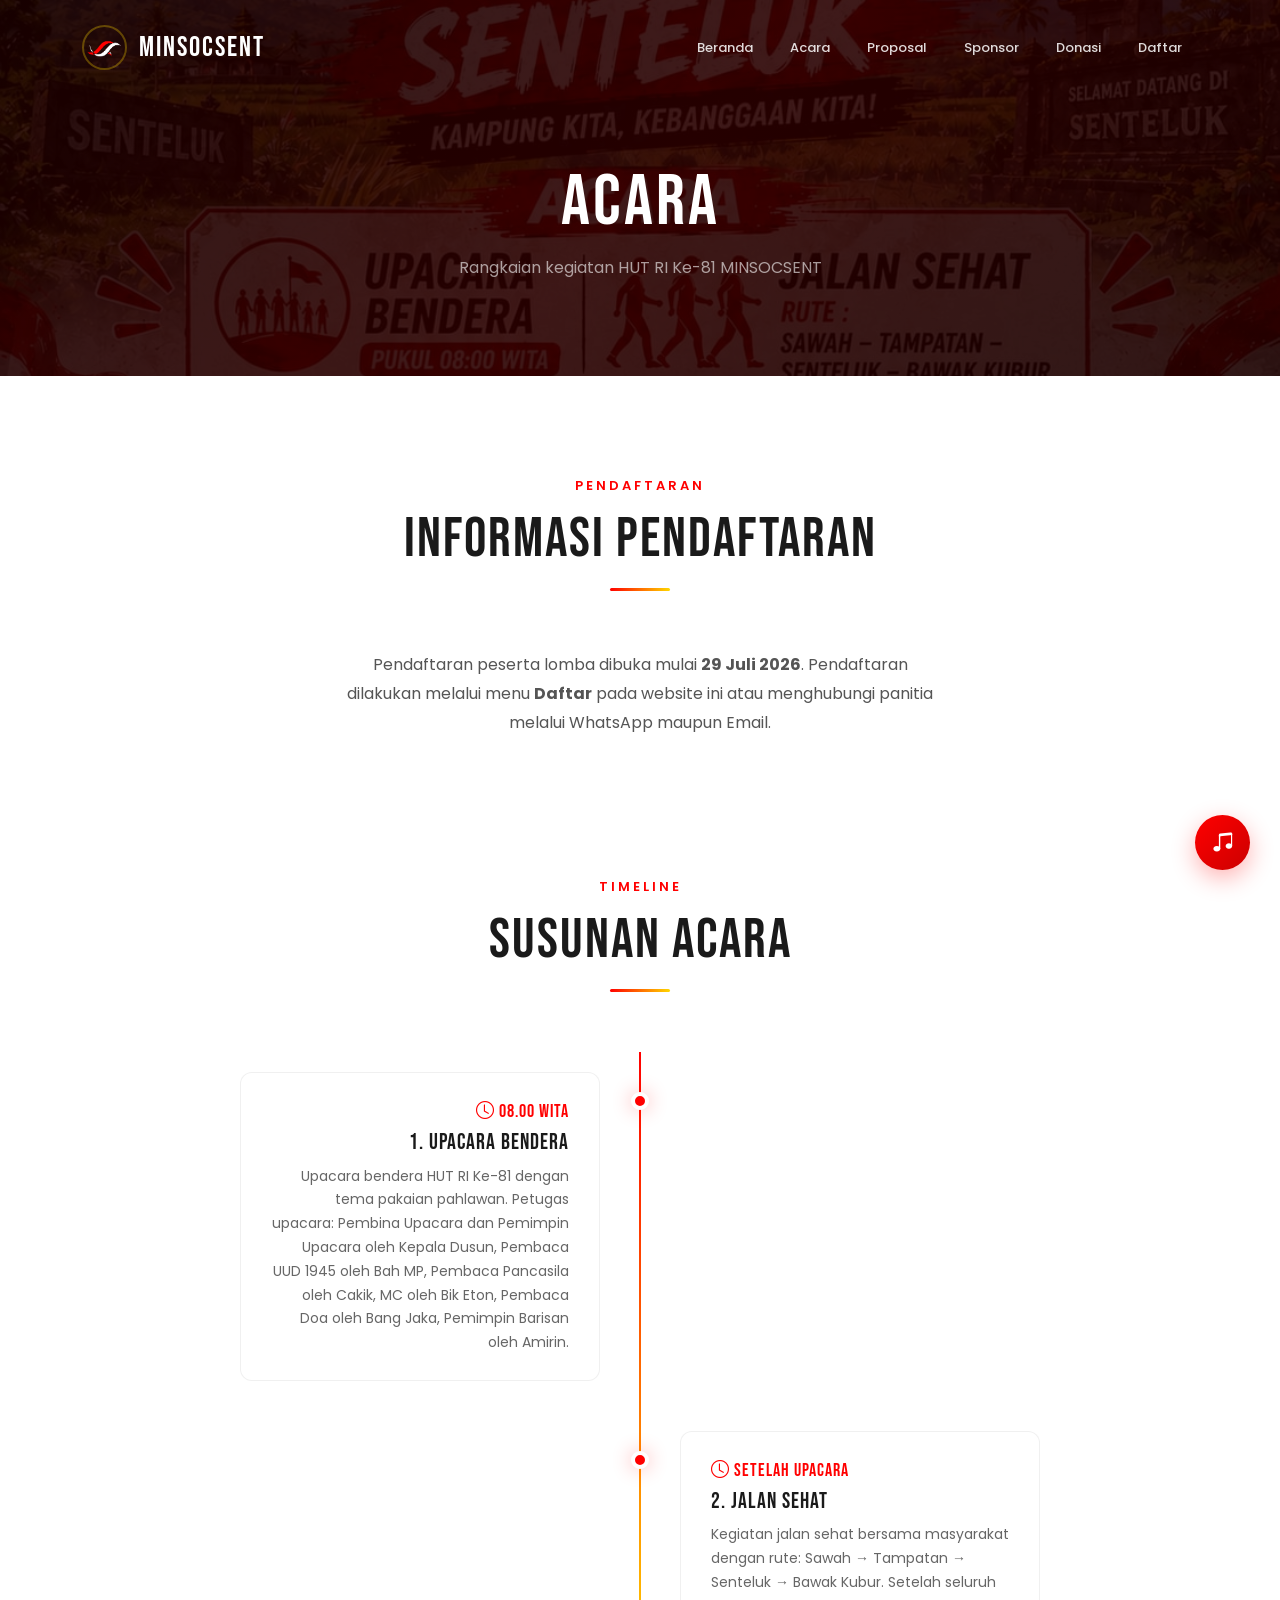
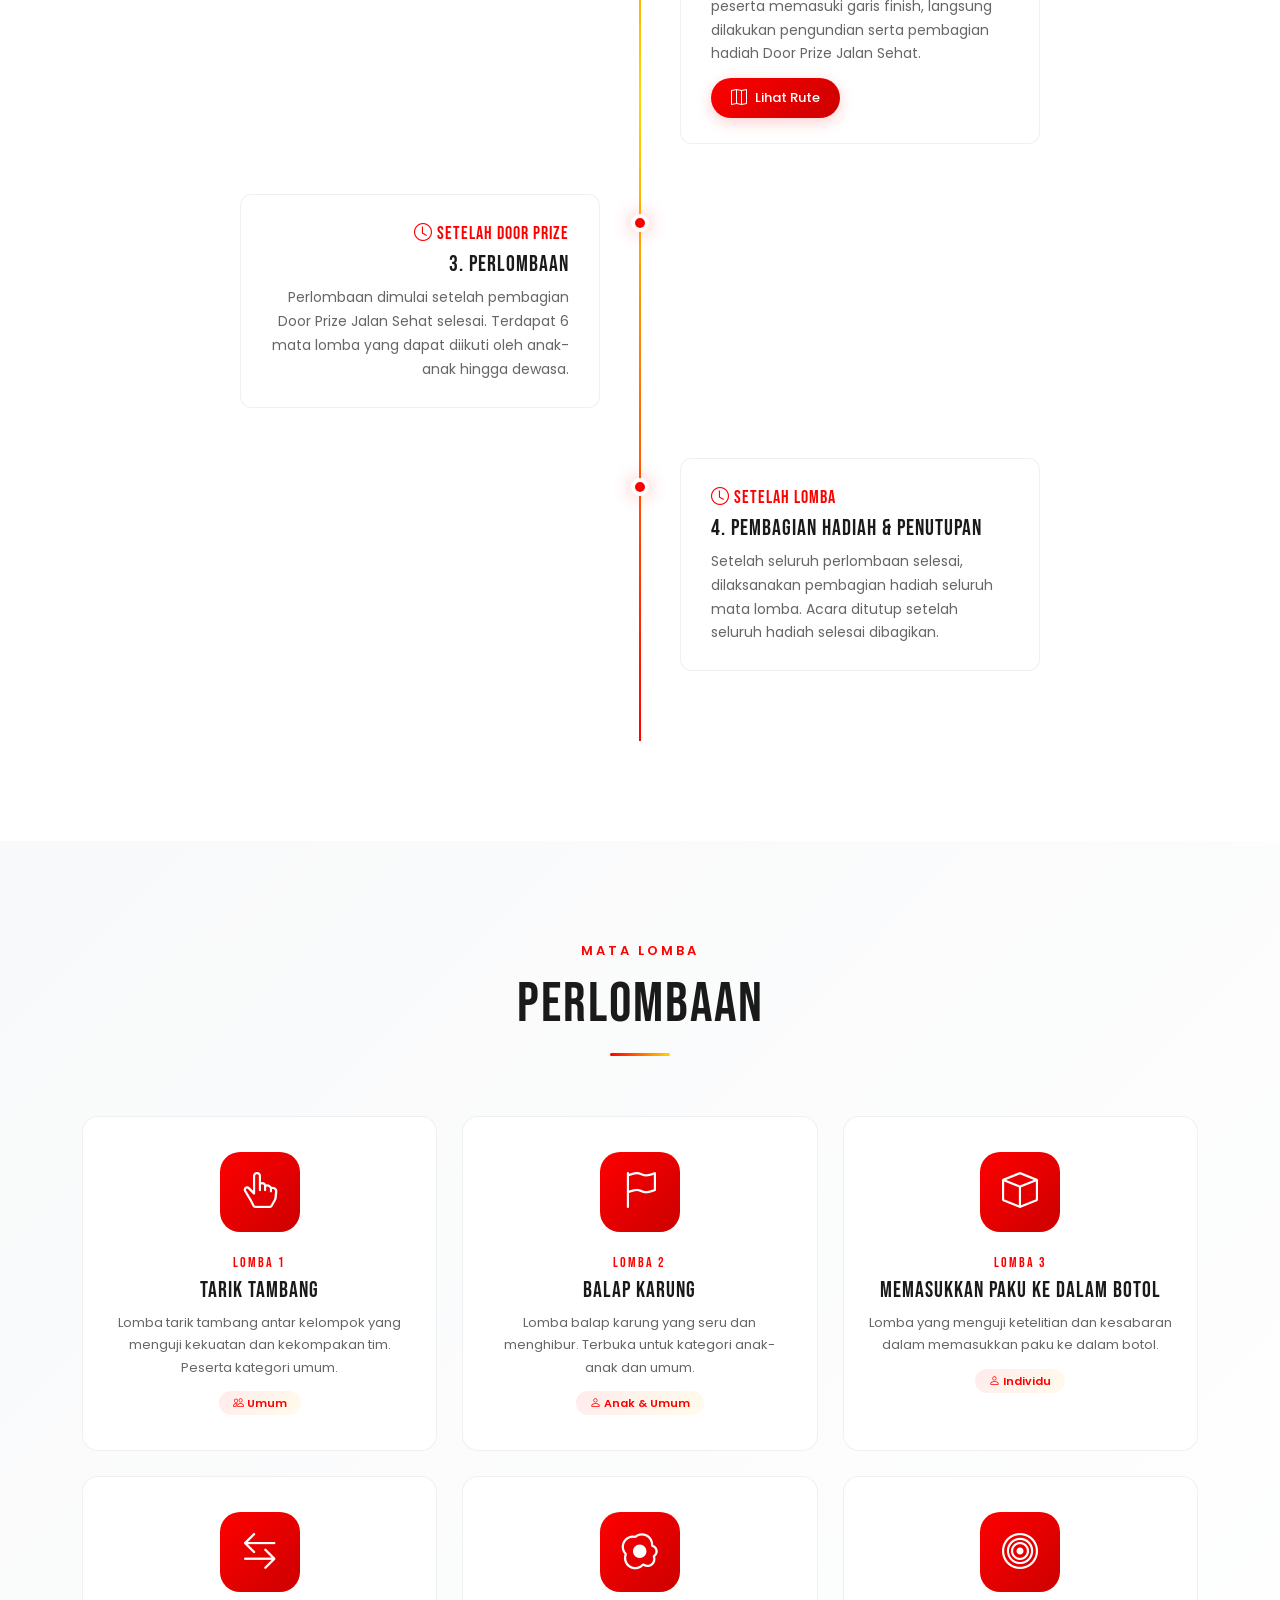
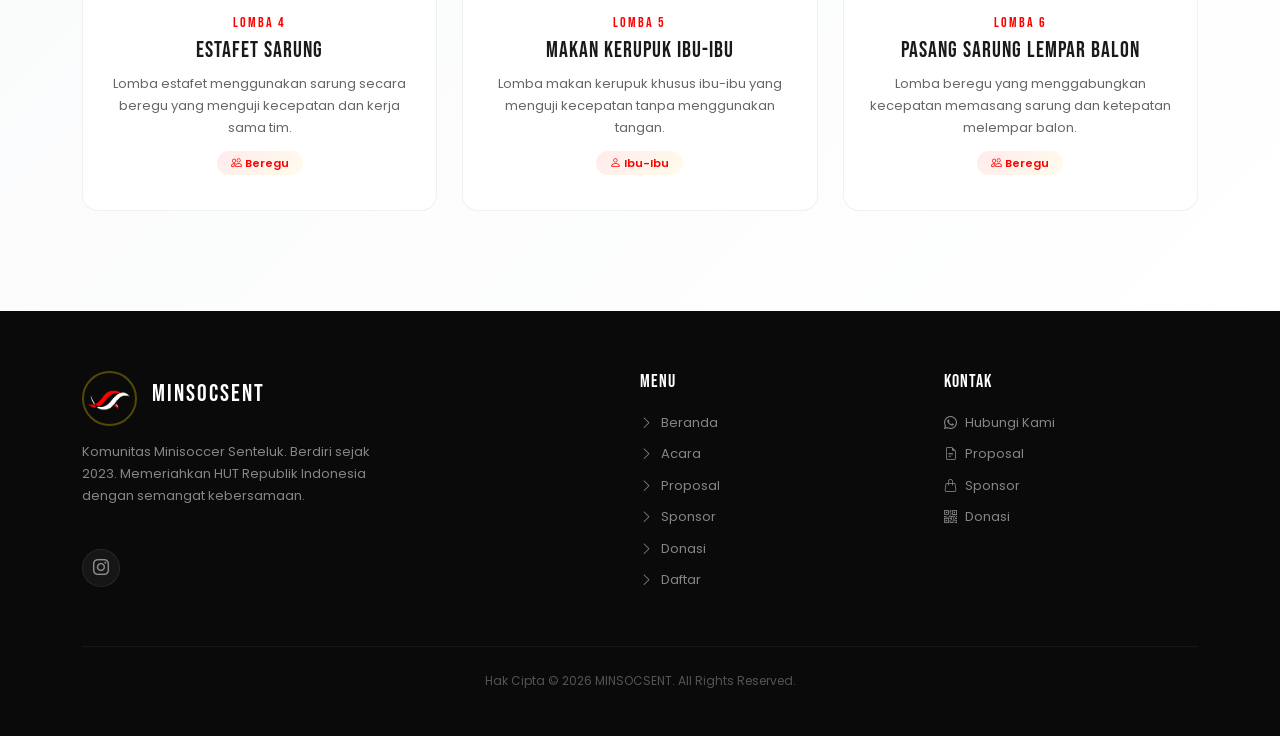
<file: acara.html>
<!DOCTYPE html>
<html lang="id">
<head>
    <meta charset="UTF-8">
    <meta name="viewport" content="width=device-width, initial-scale=1.0">
    <title>Acara - MINSOCSENT</title>
    <link href="https://cdn.jsdelivr.net/npm/bootstrap@5.3.2/dist/css/bootstrap.min.css" rel="stylesheet">
    <link rel="stylesheet" href="https://cdn.jsdelivr.net/npm/bootstrap-icons@1.11.3/font/bootstrap-icons.min.css">
    <link rel="stylesheet" href="css/acara.css">
</head>
<body>
    <audio id="bg-music" loop preload="none">
        <source src="music/17agustus45.mp3" type="audio/mpeg">
    </audio>

    <nav class="navbar navbar-expand-lg">
        <div class="container">
            <a class="navbar-brand" href="index.html">
                <img src="logo/IMG_20260728_233029.png" alt="Logo">
                <span>MINSOCSENT</span>
            </a>
            <button class="navbar-toggler" type="button" data-bs-toggle="collapse" data-bs-target="#navbarNav">
                <i class="bi bi-list"></i>
            </button>
            <div class="collapse navbar-collapse" id="navbarNav">
                <ul class="navbar-nav ms-auto">
                    <li class="nav-item"><a class="nav-link" href="index.html">Beranda</a></li>
                    <li class="nav-item"><a class="nav-link" href="acara.html">Acara</a></li>
                    <li class="nav-item"><a class="nav-link" href="proposal.html">Proposal</a></li>
                    <li class="nav-item"><a class="nav-link" href="sponsorship.html">Sponsor</a></li>
                    <li class="nav-item"><a class="nav-link" href="donasi.html">Donasi</a></li>
                    <li class="nav-item"><a class="nav-link" href="daftar.html">Daftar</a></li>
                </ul>
            </div>
        </div>
    </nav>

    <section class="page-header">
        <h1>Acara</h1>
        <p>Rangkaian kegiatan HUT RI Ke-81 MINSOCSENT</p>
    </section>

    <section class="timeline-section">
        <div class="container">
            <div class="section-header reveal">
                <div class="section-label">Pendaftaran</div>
                <h2>Informasi Pendaftaran</h2>
                <div class="section-divider"></div>
            </div>
            <div style="text-align: center; max-width: 600px; margin: 0 auto 40px;">
                <p style="font-size: 16px; color: #555; line-height: 1.8;">Pendaftaran peserta lomba dibuka mulai <strong>29 Juli 2026</strong>. Pendaftaran dilakukan melalui menu <strong>Daftar</strong> pada website ini atau menghubungi panitia melalui WhatsApp maupun Email.</p>
            </div>
        </div>
    </section>

    <section class="timeline-section" style="padding-top: 0;">
        <div class="container">
            <div class="section-header reveal">
                <div class="section-label">Timeline</div>
                <h2>Susunan Acara</h2>
                <div class="section-divider"></div>
            </div>
            <div class="timeline">
                <div class="timeline-item reveal-left">
                    <div class="timeline-dot"></div>
                    <div class="timeline-content">
                        <div class="date"><i class="bi bi-clock"></i> 08.00 WITA</div>
                        <h4>1. Upacara Bendera</h4>
                        <p>Upacara bendera HUT RI Ke-81 dengan tema pakaian pahlawan. Petugas upacara: Pembina Upacara dan Pemimpin Upacara oleh Kepala Dusun, Pembaca UUD 1945 oleh Bah MP, Pembaca Pancasila oleh Cakik, MC oleh Bik Eton, Pembaca Doa oleh Bang Jaka, Pemimpin Barisan oleh Amirin.</p>
                    </div>
                </div>
                <div class="timeline-item reveal-right">
                    <div class="timeline-dot"></div>
                    <div class="timeline-content">
                        <div class="date"><i class="bi bi-clock"></i> Setelah Upacara</div>
                        <h4>2. Jalan Sehat</h4>
                        <p>Kegiatan jalan sehat bersama masyarakat dengan rute: Sawah &rarr; Tampatan &rarr; Senteluk &rarr; Bawak Kubur. Setelah seluruh peserta memasuki garis finish, langsung dilakukan pengundian serta pembagian hadiah Door Prize Jalan Sehat.</p>
                        <button class="btn-lihat-rute" id="btn-lihat-rute">
                            <i class="bi bi-map"></i> Lihat Rute
                        </button>
                    </div>
                    <div class="map-container" id="map-container">
                        <button class="btn-close-map" id="btn-close-map">
                            <i class="bi bi-x-lg"></i>
                        </button>
                        <img src="map/map_rute.jpeg" alt="Rute Jalan Sehat" class="map-image">
                    </div>
                </div>
                <div class="timeline-item reveal-left">
                    <div class="timeline-dot"></div>
                    <div class="timeline-content">
                        <div class="date"><i class="bi bi-clock"></i> Setelah Door Prize</div>
                        <h4>3. Perlombaan</h4>
                        <p>Perlombaan dimulai setelah pembagian Door Prize Jalan Sehat selesai. Terdapat 6 mata lomba yang dapat diikuti oleh anak-anak hingga dewasa.</p>
                    </div>
                </div>
                <div class="timeline-item reveal-right">
                    <div class="timeline-dot"></div>
                    <div class="timeline-content">
                        <div class="date"><i class="bi bi-clock"></i> Setelah Lomba</div>
                        <h4>4. Pembagian Hadiah &amp; Penutupan</h4>
                        <p>Setelah seluruh perlombaan selesai, dilaksanakan pembagian hadiah seluruh mata lomba. Acara ditutup setelah seluruh hadiah selesai dibagikan.</p>
                    </div>
                </div>
            </div>
        </div>
    </section>

    <section class="lomba-section">
        <div class="container">
            <div class="section-header reveal">
                <div class="section-label">Mata Lomba</div>
                <h2>Perlombaan</h2>
                <div class="section-divider"></div>
            </div>
            <div class="lomba-grid">
                <div class="lomba-card reveal" style="transition-delay: 0.1s;">
                    <div class="lomba-icon"><i class="bi bi-hand-index-thumb"></i></div>
                    <div class="lomba-number">Lomba 1</div>
                    <h3>Tarik Tambang</h3>
                    <p>Lomba tarik tambang antar kelompok yang menguji kekuatan dan kekompakan tim. Peserta kategori umum.</p>
                    <span class="lomba-badge"><i class="bi bi-people"></i> Umum</span>
                </div>
                <div class="lomba-card reveal" style="transition-delay: 0.2s;">
                    <div class="lomba-icon"><i class="bi bi-flag"></i></div>
                    <div class="lomba-number">Lomba 2</div>
                    <h3>Balap Karung</h3>
                    <p>Lomba balap karung yang seru dan menghibur. Terbuka untuk kategori anak-anak dan umum.</p>
                    <span class="lomba-badge"><i class="bi bi-person"></i> Anak &amp; Umum</span>
                </div>
                <div class="lomba-card reveal" style="transition-delay: 0.3s;">
                    <div class="lomba-icon"><i class="bi bi-box"></i></div>
                    <div class="lomba-number">Lomba 3</div>
                    <h3>Memasukkan Paku ke Dalam Botol</h3>
                    <p>Lomba yang menguji ketelitian dan kesabaran dalam memasukkan paku ke dalam botol.</p>
                    <span class="lomba-badge"><i class="bi bi-person"></i> Individu</span>
                </div>
                <div class="lomba-card reveal" style="transition-delay: 0.4s;">
                    <div class="lomba-icon"><i class="bi bi-arrow-left-right"></i></div>
                    <div class="lomba-number">Lomba 4</div>
                    <h3>Estafet Sarung</h3>
                    <p>Lomba estafet menggunakan sarung secara beregu yang menguji kecepatan dan kerja sama tim.</p>
                    <span class="lomba-badge"><i class="bi bi-people"></i> Beregu</span>
                </div>
                <div class="lomba-card reveal" style="transition-delay: 0.5s;">
                    <div class="lomba-icon"><i class="bi bi-egg-fried"></i></div>
                    <div class="lomba-number">Lomba 5</div>
                    <h3>Makan Kerupuk Ibu-Ibu</h3>
                    <p>Lomba makan kerupuk khusus ibu-ibu yang menguji kecepatan tanpa menggunakan tangan.</p>
                    <span class="lomba-badge"><i class="bi bi-person"></i> Ibu-Ibu</span>
                </div>
                <div class="lomba-card reveal" style="transition-delay: 0.6s;">
                    <div class="lomba-icon"><i class="bi bi-bullseye"></i></div>
                    <div class="lomba-number">Lomba 6</div>
                    <h3>Pasang Sarung Lempar Balon</h3>
                    <p>Lomba beregu yang menggabungkan kecepatan memasang sarung dan ketepatan melempar balon.</p>
                    <span class="lomba-badge"><i class="bi bi-people"></i> Beregu</span>
                </div>
            </div>
        </div>
    </section>

    <footer class="footer">
        <div class="container">
            <div class="footer-content">
                <div class="footer-brand">
                    <div class="footer-logo">
                        <img src="logo/IMG_20260728_233029.png" alt="MINSOCSENT">
                        <h3>MINSOCSENT</h3>
                    </div>
                    <p>Komunitas Minisoccer Senteluk. Berdiri sejak 2023. Memeriahkan HUT Republik Indonesia dengan semangat kebersamaan.</p>
                    <div class="footer-social">
                        <a href="#" target="_blank"><i class="bi bi-instagram"></i></a>
                    </div>
                </div>
                <div>
                    <h4>Menu</h4>
                    <ul class="footer-links">
                        <li><a href="index.html"><i class="bi bi-chevron-right"></i> Beranda</a></li>
                        <li><a href="acara.html"><i class="bi bi-chevron-right"></i> Acara</a></li>
                        <li><a href="proposal.html"><i class="bi bi-chevron-right"></i> Proposal</a></li>
                        <li><a href="sponsorship.html"><i class="bi bi-chevron-right"></i> Sponsor</a></li>
                        <li><a href="donasi.html"><i class="bi bi-chevron-right"></i> Donasi</a></li>
                        <li><a href="daftar.html"><i class="bi bi-chevron-right"></i> Daftar</a></li>
                    </ul>
                </div>
                <div>
                    <h4>Kontak</h4>
                    <ul class="footer-links">
                        <li><a href="daftar.html"><i class="bi bi-whatsapp"></i> Hubungi Kami</a></li>
                        <li><a href="proposal.html"><i class="bi bi-file-earmark-text"></i> Proposal</a></li>
                        <li><a href="sponsorship.html"><i class="bi bi-handbag"></i> Sponsor</a></li>
                        <li><a href="donasi.html"><i class="bi bi-qr-code"></i> Donasi</a></li>
                    </ul>
                </div>
            </div>
            <div class="footer-bottom">
                <p>Hak Cipta &copy; 2026 MINSOCSENT. All Rights Reserved.</p>
            </div>
        </div>
    </footer>

    <button class="music-float" id="music-float">
        <i class="bi bi-music-note-beamed"></i>
    </button>

    <script src="https://cdn.jsdelivr.net/npm/bootstrap@5.3.2/dist/js/bootstrap.bundle.min.js"></script>
    <script src="js/acara.js"></script>
</body>
</html>
</file>
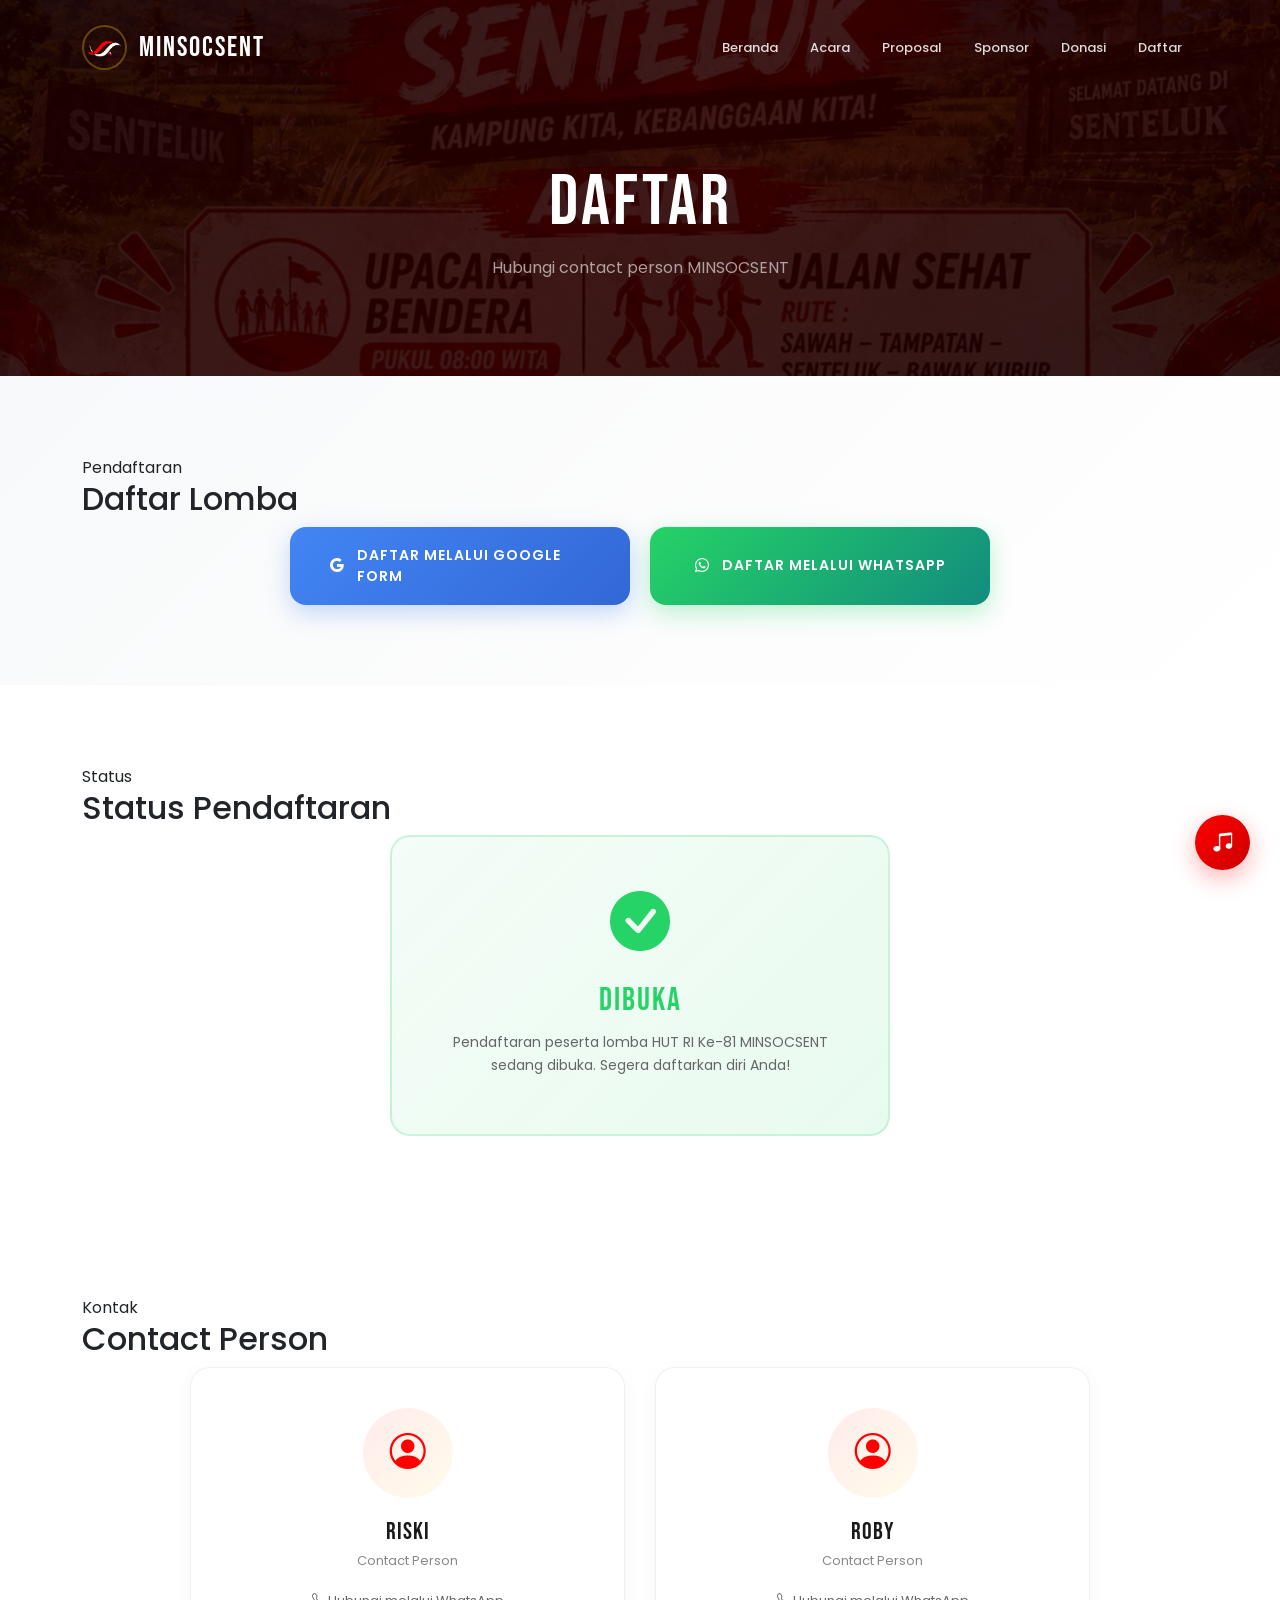
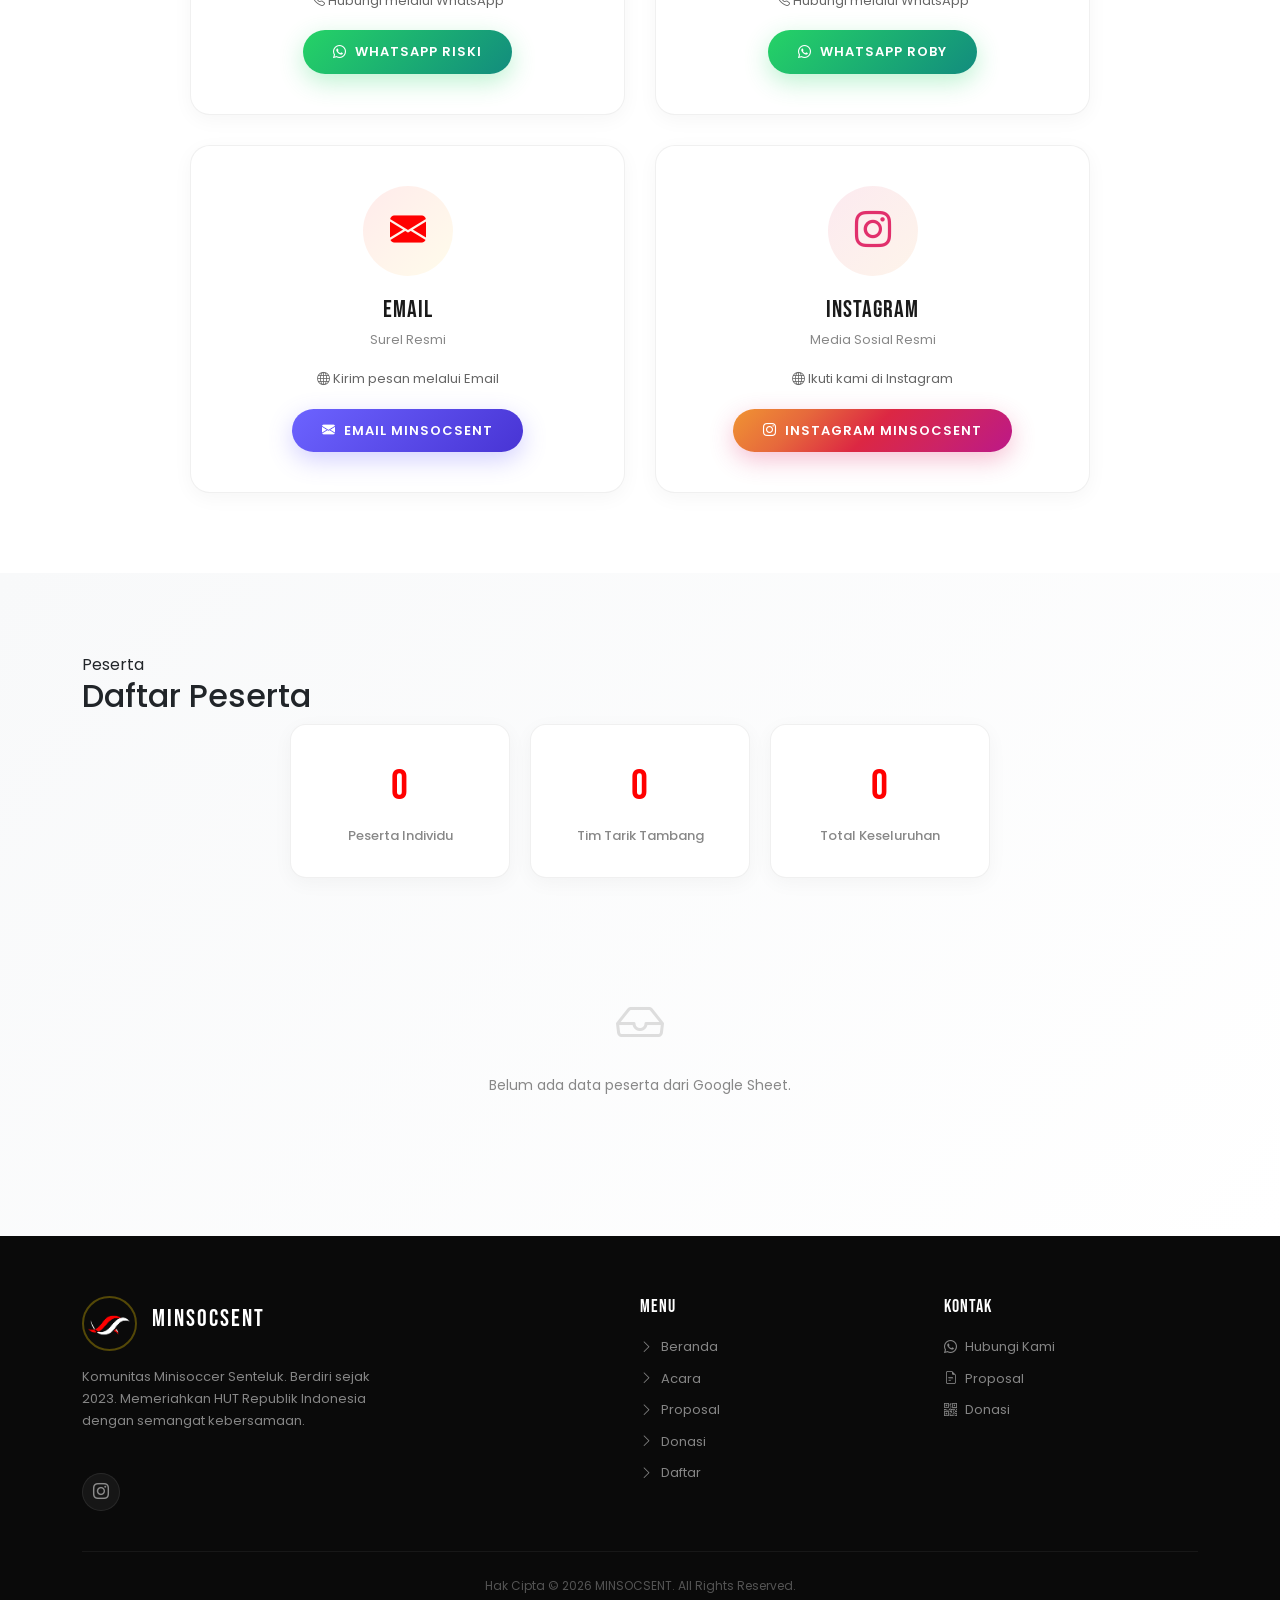
<file: daftar.html>
<!DOCTYPE html>
<html lang="id">
<head>
    <meta charset="UTF-8">
    <meta name="viewport" content="width=device-width, initial-scale=1.0">
    <title>Daftar - MINSOCSENT</title>
    <link href="https://cdn.jsdelivr.net/npm/bootstrap@5.3.2/dist/css/bootstrap.min.css" rel="stylesheet">
    <link rel="stylesheet" href="https://cdn.jsdelivr.net/npm/bootstrap-icons@1.11.3/font/bootstrap-icons.min.css">
    <link rel="stylesheet" href="css/daftar.css">
</head>
<body>
    <audio id="bg-music" loop preload="none">
        <source src="music/17agustus45.mp3" type="audio/mpeg">
    </audio>

    <nav class="navbar navbar-expand-lg">
        <div class="container">
            <a class="navbar-brand" href="index.html">
                <img src="logo/IMG_20260728_233029.png" alt="Logo">
                <span>MINSOCSENT</span>
            </a>
            <button class="navbar-toggler" type="button" data-bs-toggle="collapse" data-bs-target="#navbarNav">
                <i class="bi bi-list"></i>
            </button>
            <div class="collapse navbar-collapse" id="navbarNav">
                <ul class="navbar-nav ms-auto">
                    <li class="nav-item"><a class="nav-link" href="index.html">Beranda</a></li>
                    <li class="nav-item"><a class="nav-link" href="acara.html">Acara</a></li>
                    <li class="nav-item"><a class="nav-link" href="proposal.html">Proposal</a></li>
                    <li class="nav-item"><a class="nav-link" href="sponsorship.html">Sponsor</a></li>
                    <li class="nav-item"><a class="nav-link" href="donasi.html">Donasi</a></li>
                    <li class="nav-item"><a class="nav-link" href="daftar.html">Daftar</a></li>
                </ul>
            </div>
        </div>
    </nav>

    <section class="page-header">
        <h1>Daftar</h1>
        <p>Hubungi contact person MINSOCSENT</p>
    </section>

    <!-- Pendaftaran Section -->
    <section class="pendaftaran-section">
        <div class="container">
            <div class="section-header reveal">
                <div class="section-label">Pendaftaran</div>
                <h2>Daftar Lomba</h2>
                <div class="section-divider"></div>
            </div>
            <div class="pendaftaran-buttons reveal">
                <a href="https://docs.google.com/forms/d/e/1FAIpQLSdhmvZBABveP-26ANY2ajNFzKIQ38mlvKlMEmK12cxHibF8ZA/viewform?usp=publish-editor" target="_blank" class="btn-daftar btn-daftar-form ripple-btn" rel="noopener">
                    <i class="bi bi-google"></i> Daftar melalui Google Form
                </a>
                <a href="https://wa.me/6287817722100?text=Assalamu%27alaikum%2C%20saya%20ingin%20mendaftar%20lomba%20HUT%20RI%20Ke-81%20MINSOCSENT.%20Mohon%20informasi%20lebih%20lanjut." target="_blank" class="btn-daftar btn-daftar-wa ripple-btn" rel="noopener">
                    <i class="bi bi-whatsapp"></i> Daftar melalui WhatsApp
                </a>
            </div>
        </div>
    </section>

    <!-- Status Pendaftaran -->
    <section class="status-section">
        <div class="container">
            <div class="section-header reveal">
                <div class="section-label">Status</div>
                <h2>Status Pendaftaran</h2>
                <div class="section-divider"></div>
            </div>
            <div class="status-box reveal" id="status-pendaftaran">
                <div class="status-icon"><i class="bi bi-check-circle-fill"></i></div>
                <h3>Dibuka</h3>
                <p>Pendaftaran peserta lomba HUT RI Ke-81 MINSOCSENT sedang dibuka. Segera daftarkan diri Anda!</p>
            </div>
        </div>
    </section>

    <!-- Contact Person -->
    <section class="daftar-section">
        <div class="container">
            <div class="section-header reveal">
                <div class="section-label">Kontak</div>
                <h2>Contact Person</h2>
                <div class="section-divider"></div>
            </div>
            <div class="daftar-grid">
                <div class="daftar-card reveal" style="transition-delay: 0.1s;">
                    <div class="daftar-avatar"><i class="bi bi-person-circle"></i></div>
                    <h3>Riski</h3>
                    <p class="daftar-role">Contact Person</p>
                    <div class="daftar-contact">
                        <p><i class="bi bi-telephone"></i> Hubungi melalui WhatsApp</p>
                    </div>
                    <a href="https://wa.me/6287825168690" target="_blank" class="btn-wa ripple-btn" rel="noopener">
                        <i class="bi bi-whatsapp"></i> WhatsApp Riski
                    </a>
                </div>

                <div class="daftar-card reveal" style="transition-delay: 0.2s;">
                    <div class="daftar-avatar"><i class="bi bi-person-circle"></i></div>
                    <h3>Roby</h3>
                    <p class="daftar-role">Contact Person</p>
                    <div class="daftar-contact">
                        <p><i class="bi bi-telephone"></i> Hubungi melalui WhatsApp</p>
                    </div>
                    <a href="https://wa.me/6287817722100" target="_blank" class="btn-wa ripple-btn" rel="noopener">
                        <i class="bi bi-whatsapp"></i> WhatsApp Roby
                    </a>
                </div>

                <div class="daftar-card reveal" style="transition-delay: 0.3s;">
                    <div class="daftar-avatar"><i class="bi bi-envelope-fill"></i></div>
                    <h3>Email</h3>
                    <p class="daftar-role">Surel Resmi</p>
                    <div class="daftar-contact">
                        <p><i class="bi bi-globe"></i> Kirim pesan melalui Email</p>
                    </div>
                    <a href="mailto:soccersenteluk@gmail.com" target="_blank" class="btn-wa ripple-btn" id="btn-email" style="background: linear-gradient(135deg, #6c63ff, #4834d4); box-shadow: 0 8px 25px rgba(108, 99, 255, 0.3);">
                        <i class="bi bi-envelope-fill"></i> Email MINSOCSENT
                    </a>
                </div>

                <div class="daftar-card instagram-card reveal" style="transition-delay: 0.4s;">
                    <div class="daftar-avatar"><i class="bi bi-instagram"></i></div>
                    <h3>Instagram</h3>
                    <p class="daftar-role">Media Sosial Resmi</p>
                    <div class="daftar-contact">
                        <p><i class="bi bi-globe"></i> Ikuti kami di Instagram</p>
                    </div>
                    <a href="https://www.instagram.com/jurnalkasent?igsh=MWIydzZvbXJoanI4Zg==" target="_blank" class="btn-ig ripple-btn" id="btn-ig" rel="noopener">
                        <i class="bi bi-instagram"></i> Instagram MINSOCSENT
                    </a>
                </div>
            </div>
        </div>
    </section>

    <!-- Daftar Peserta -->
    <section class="peserta-section">
        <div class="container">
            <div class="section-header reveal">
                <div class="section-label">Peserta</div>
                <h2>Daftar Peserta</h2>
                <div class="section-divider"></div>
            </div>
            <div class="statistik-peserta reveal" id="statistik-peserta">
                <div class="statistik-item">
                    <span class="statistik-angka" id="total-individu">0</span>
                    <span class="statistik-label">Peserta Individu</span>
                </div>
                <div class="statistik-item">
                    <span class="statistik-angka" id="total-tim">0</span>
                    <span class="statistik-label">Tim Tarik Tambang</span>
                </div>
                <div class="statistik-item">
                    <span class="statistik-angka" id="total-keseluruhan">0</span>
                    <span class="statistik-label">Total Keseluruhan</span>
                </div>
            </div>

            <div class="peserta-list reveal" id="peserta-list">
                <div class="peserta-loading" id="peserta-loading">
                    <div class="spinner-border text-danger" role="status">
                        <span class="visually-hidden">Memuat data...</span>
                    </div>
                    <p>Memuat data peserta...</p>
                </div>
                <div class="peserta-content" id="peserta-content" style="display: none;"></div>
            </div>
        </div>
    </section>

    <footer class="footer">
        <div class="container">
            <div class="footer-content">
                <div class="footer-brand">
                    <div class="footer-logo">
                        <img src="logo/IMG_20260728_233029.png" alt="MINSOCSENT">
                        <h3>MINSOCSENT</h3>
                    </div>
                    <p>Komunitas Minisoccer Senteluk. Berdiri sejak 2023. Memeriahkan HUT Republik Indonesia dengan semangat kebersamaan.</p>
                    <div class="footer-social">
                        <a href="https://www.instagram.com/jurnalkasent?igsh=MWIydzZvbXJoanI4Zg==" target="_blank"><i class="bi bi-instagram"></i></a>
                    </div>
                </div>
                <div>
                    <h4>Menu</h4>
                    <ul class="footer-links">
                        <li><a href="index.html"><i class="bi bi-chevron-right"></i> Beranda</a></li>
                        <li><a href="acara.html"><i class="bi bi-chevron-right"></i> Acara</a></li>
                        <li><a href="proposal.html"><i class="bi bi-chevron-right"></i> Proposal</a></li>
                        <li><a href="donasi.html"><i class="bi bi-chevron-right"></i> Donasi</a></li>
                        <li><a href="daftar.html"><i class="bi bi-chevron-right"></i> Daftar</a></li>
                    </ul>
                </div>
                <div>
                    <h4>Kontak</h4>
                    <ul class="footer-links">
                        <li><a href="daftar.html"><i class="bi bi-whatsapp"></i> Hubungi Kami</a></li>
                        <li><a href="proposal.html"><i class="bi bi-file-earmark-text"></i> Proposal</a></li>
                        <li><a href="donasi.html"><i class="bi bi-qr-code"></i> Donasi</a></li>
                    </ul>
                </div>
            </div>
            <div class="footer-bottom">
                <p>Hak Cipta &copy; 2026 MINSOCSENT. All Rights Reserved.</p>
            </div>
        </div>
    </footer>

    <button class="music-float" id="music-float">
        <i class="bi bi-music-note-beamed"></i>
    </button>

    <script src="https://cdn.jsdelivr.net/npm/bootstrap@5.3.2/dist/js/bootstrap.bundle.min.js"></script>
    <script src="js/daftar.js"></script>
</body>
</html>
</file>
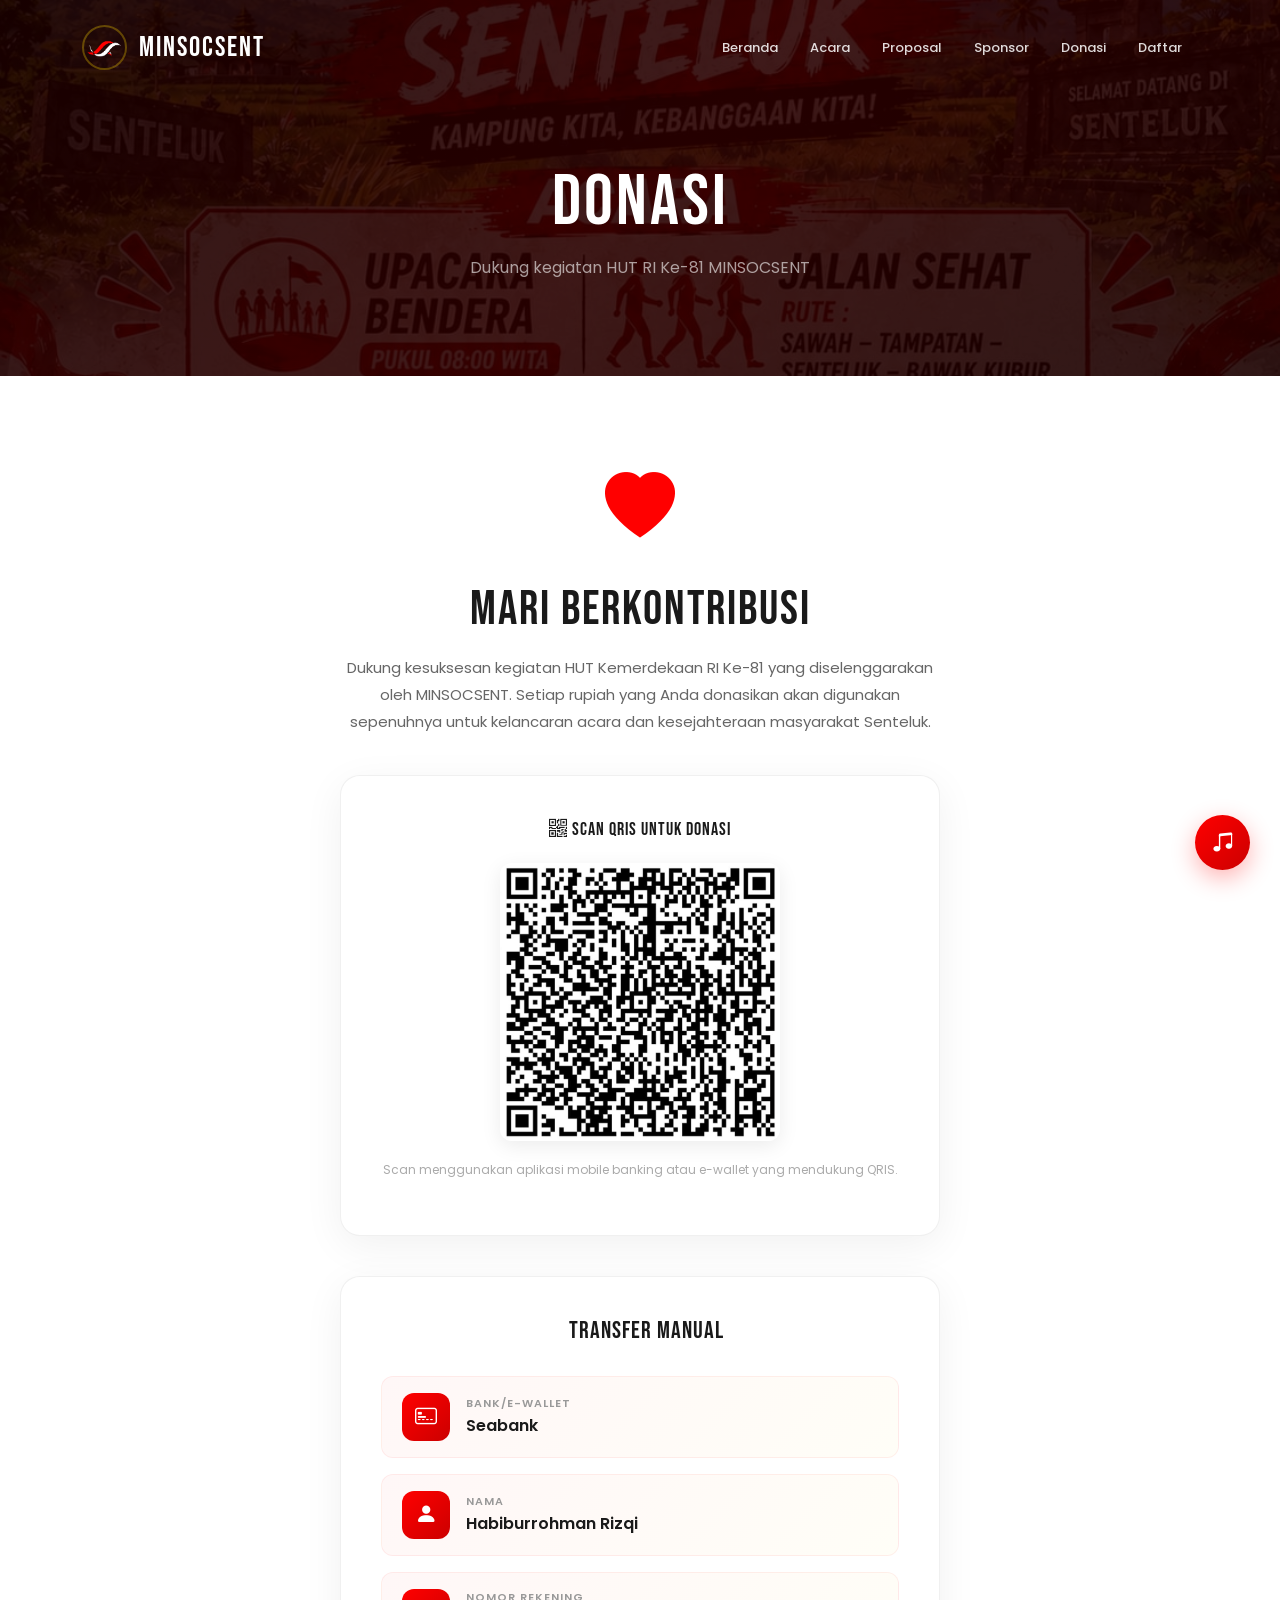
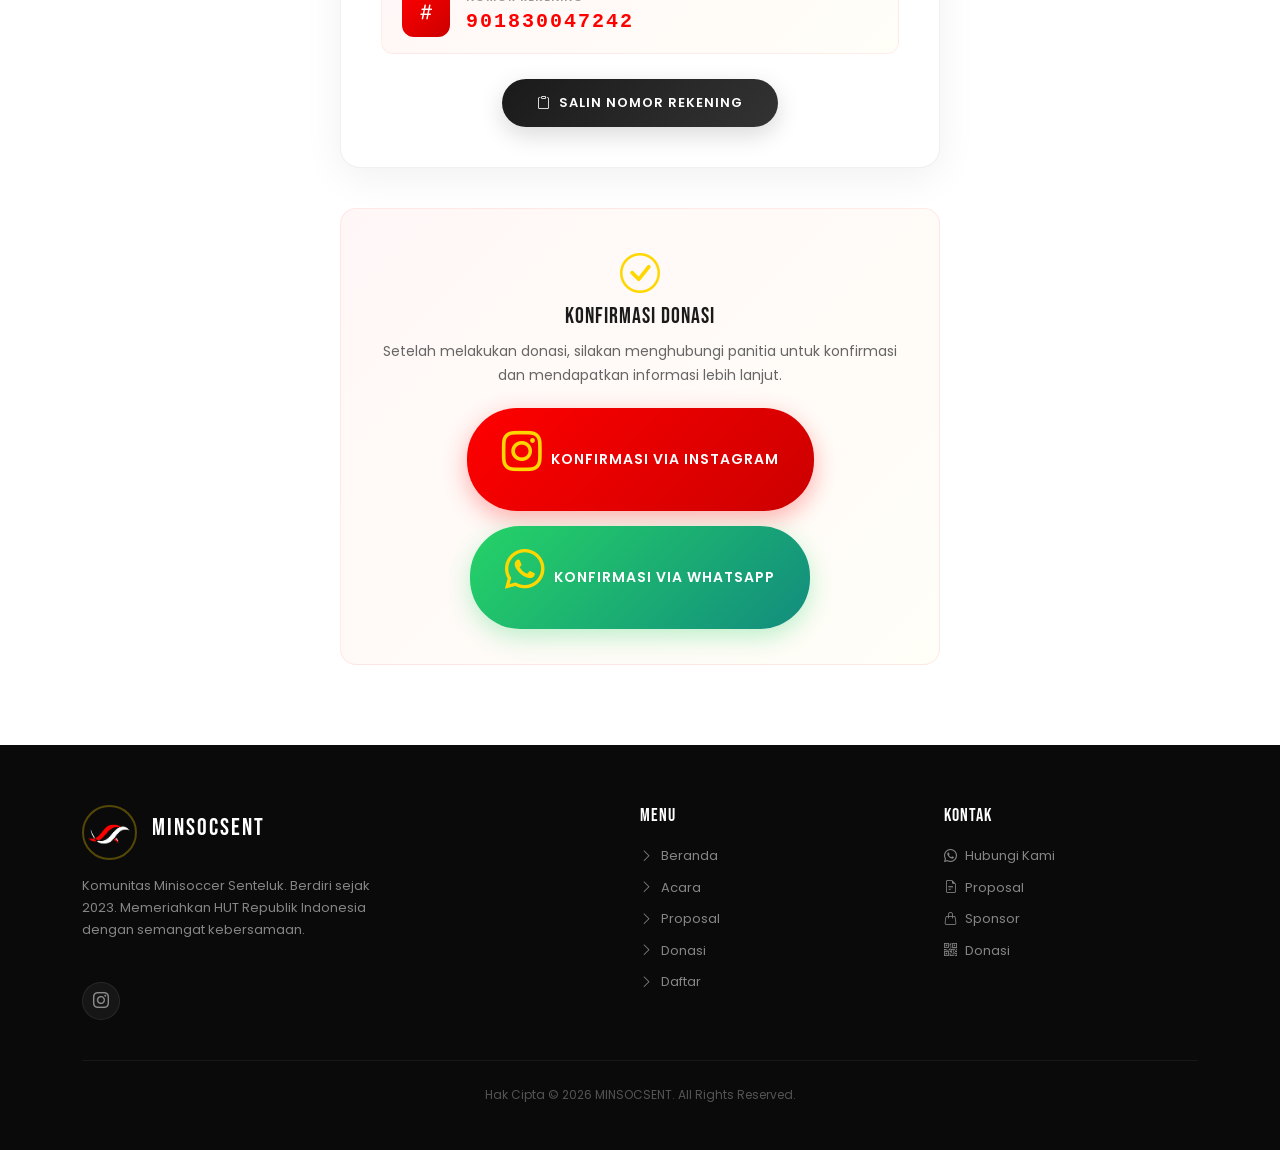
<file: donasi.html>
<!DOCTYPE html>
<html lang="id">
<head>
    <meta charset="UTF-8">
    <meta name="viewport" content="width=device-width, initial-scale=1.0">
    <title>Donasi - MINSOCSENT</title>
    <link href="https://cdn.jsdelivr.net/npm/bootstrap@5.3.2/dist/css/bootstrap.min.css" rel="stylesheet">
    <link rel="stylesheet" href="https://cdn.jsdelivr.net/npm/bootstrap-icons@1.11.3/font/bootstrap-icons.min.css">
    <link rel="stylesheet" href="css/donasi.css">
</head>
<body>
    <audio id="bg-music" loop preload="none">
        <source src="music/17agustus45.mp3" type="audio/mpeg">
    </audio>

    <nav class="navbar navbar-expand-lg">
        <div class="container">
            <a class="navbar-brand" href="index.html">
                <img src="logo/IMG_20260728_233029.png" alt="Logo">
                <span>MINSOCSENT</span>
            </a>
            <button class="navbar-toggler" type="button" data-bs-toggle="collapse" data-bs-target="#navbarNav">
                <i class="bi bi-list"></i>
            </button>
            <div class="collapse navbar-collapse" id="navbarNav">
                <ul class="navbar-nav ms-auto">
                    <li class="nav-item"><a class="nav-link" href="index.html">Beranda</a></li>
                    <li class="nav-item"><a class="nav-link" href="acara.html">Acara</a></li>
                    <li class="nav-item"><a class="nav-link" href="proposal.html">Proposal</a></li>
                    <li class="nav-item"><a class="nav-link" href="sponsorship.html">Sponsor</a></li>
                    <li class="nav-item"><a class="nav-link" href="donasi.html">Donasi</a></li>
                    <li class="nav-item"><a class="nav-link" href="daftar.html">Daftar</a></li>
                </ul>
            </div>
        </div>
    </nav>

    <section class="page-header">
        <h1>Donasi</h1>
        <p>Dukung kegiatan HUT RI Ke-81 MINSOCSENT</p>
    </section>

    <section class="donasi-section">
        <div class="container">
            <div class="donasi-content">
                <div class="donasi-icon reveal"><i class="bi bi-heart-fill"></i></div>
                <h2 class="reveal">Mari Berkontribusi</h2>
                <p class="donasi-desc reveal">Dukung kesuksesan kegiatan HUT Kemerdekaan RI Ke-81 yang diselenggarakan oleh MINSOCSENT. Setiap rupiah yang Anda donasikan akan digunakan sepenuhnya untuk kelancaran acara dan kesejahteraan masyarakat Senteluk.</p>
                
                <div class="qris-container reveal">
                    <div class="qris-label"><i class="bi bi-qr-code"></i> Scan QRIS untuk Donasi</div>
                    <img src="qr/WhatsApp Image 2026-07-30 at 19.25.41.jpeg" alt="QRIS MINSOCSENT" class="qris-image">
                    <p class="qris-hint">Scan menggunakan aplikasi mobile banking atau e-wallet yang mendukung QRIS.</p>
                </div>

                <div class="manual-donasi reveal">
                    <div class="manual-donasi-header">
                        <i class="bi bi-building-bank"></i>
                        <h3>Transfer Manual</h3>
                    </div>
                    <div class="manual-donasi-body">
                        <div class="bank-item">
                            <div class="bank-icon"><i class="bi bi-credit-card-2-front"></i></div>
                            <div class="bank-info">
                                <span class="bank-label">Bank/E-wallet</span>
                                <span class="bank-value">Seabank</span>
                            </div>
                        </div>
                        <div class="bank-item">
                            <div class="bank-icon"><i class="bi bi-person-fill"></i></div>
                            <div class="bank-info">
                                <span class="bank-label">Nama</span>
                                <span class="bank-value">Habiburrohman Rizqi</span>
                            </div>
                        </div>
                        <div class="bank-item">
                            <div class="bank-icon"><i class="bi bi-hash"></i></div>
                            <div class="bank-info">
                                <span class="bank-label">Nomor Rekening</span>
                                <span class="bank-value nomor-rekening">901830047242</span>
                            </div>
                        </div>
                    </div>
                    <div class="manual-donasi-footer">
                        <button class="btn-copy" onclick="copyRekening()">
                            <i class="bi bi-clipboard"></i> Salin Nomor Rekening
                        </button>
                    </div>
                </div>

                <div class="konfirmasi-box reveal">
                    <i class="bi bi-check-circle"></i>
                    <h3>Konfirmasi Donasi</h3>
                    <p>Setelah melakukan donasi, silakan menghubungi panitia untuk konfirmasi dan mendapatkan informasi lebih lanjut.</p>
                    <div class="konfirmasi-buttons">
                        <a href="https://www.instagram.com/jurnalkasent?igsh=MWIydzZvbXJoanI4Zg==" id="btn-konfirmasi-ig" target="_blank" class="btn-konfirmasi" rel="noopener">
                            <i class="bi bi-instagram"></i> Konfirmasi via Instagram
                        </a>
                        <a href="https://wa.me/6285857543154?text=Assalamu'alaikum%20Kak,%20saya%20telah%20melakukan%20donasi%20untuk%20kegiatan%20MINSOCSENT%20HUT%20RI%20Ke-81.%20Berikut%20saya%20lampirkan%20bukti%20transfernya.%20Mohon%20konfirmasinya.%20Terima%20kasih." target="_blank" class="btn-konfirmasi btn-konfirmasi-wa" rel="noopener">
                            <i class="bi bi-whatsapp"></i> Konfirmasi via WhatsApp
                        </a>
                    </div>
                </div>
            </div>
        </div>
    </section>

    <footer class="footer">
        <div class="container">
            <div class="footer-content">
                <div class="footer-brand">
                    <div class="footer-logo">
                        <img src="logo/IMG_20260728_233029.png" alt="MINSOCSENT">
                        <h3>MINSOCSENT</h3>
                    </div>
                    <p>Komunitas Minisoccer Senteluk. Berdiri sejak 2023. Memeriahkan HUT Republik Indonesia dengan semangat kebersamaan.</p>
                    <div class="footer-social">
                        <a href="https://www.instagram.com/jurnalkasent?igsh=MWIydzZvbXJoanI4Zg==" target="_blank"><i class="bi bi-instagram"></i></a>
                    </div>
                </div>
                <div>
                    <h4>Menu</h4>
                    <ul class="footer-links">
                        <li><a href="index.html"><i class="bi bi-chevron-right"></i> Beranda</a></li>
                        <li><a href="acara.html"><i class="bi bi-chevron-right"></i> Acara</a></li>
                        <li><a href="proposal.html"><i class="bi bi-chevron-right"></i> Proposal</a></li>
                        <li><a href="donasi.html"><i class="bi bi-chevron-right"></i> Donasi</a></li>
                        <li><a href="daftar.html"><i class="bi bi-chevron-right"></i> Daftar</a></li>
                    </ul>
                </div>
                <div>
                    <h4>Kontak</h4>
                    <ul class="footer-links">
                        <li><a href="daftar.html"><i class="bi bi-whatsapp"></i> Hubungi Kami</a></li>
                        <li><a href="proposal.html"><i class="bi bi-file-earmark-text"></i> Proposal</a></li>
                        <li><a href="sponsorship.html"><i class="bi bi-handbag"></i> Sponsor</a></li>
                        <li><a href="donasi.html"><i class="bi bi-qr-code"></i> Donasi</a></li>
                    </ul>
                </div>
            </div>
            <div class="footer-bottom">
                <p>Hak Cipta &copy; 2026 MINSOCSENT. All Rights Reserved.</p>
            </div>
        </div>
    </footer>

    <button class="music-float" id="music-float">
        <i class="bi bi-music-note-beamed"></i>
    </button>

    <script src="https://cdn.jsdelivr.net/npm/bootstrap@5.3.2/dist/js/bootstrap.bundle.min.js"></script>
    <script src="js/donasi.js"></script>
</body>
</html>
</file>
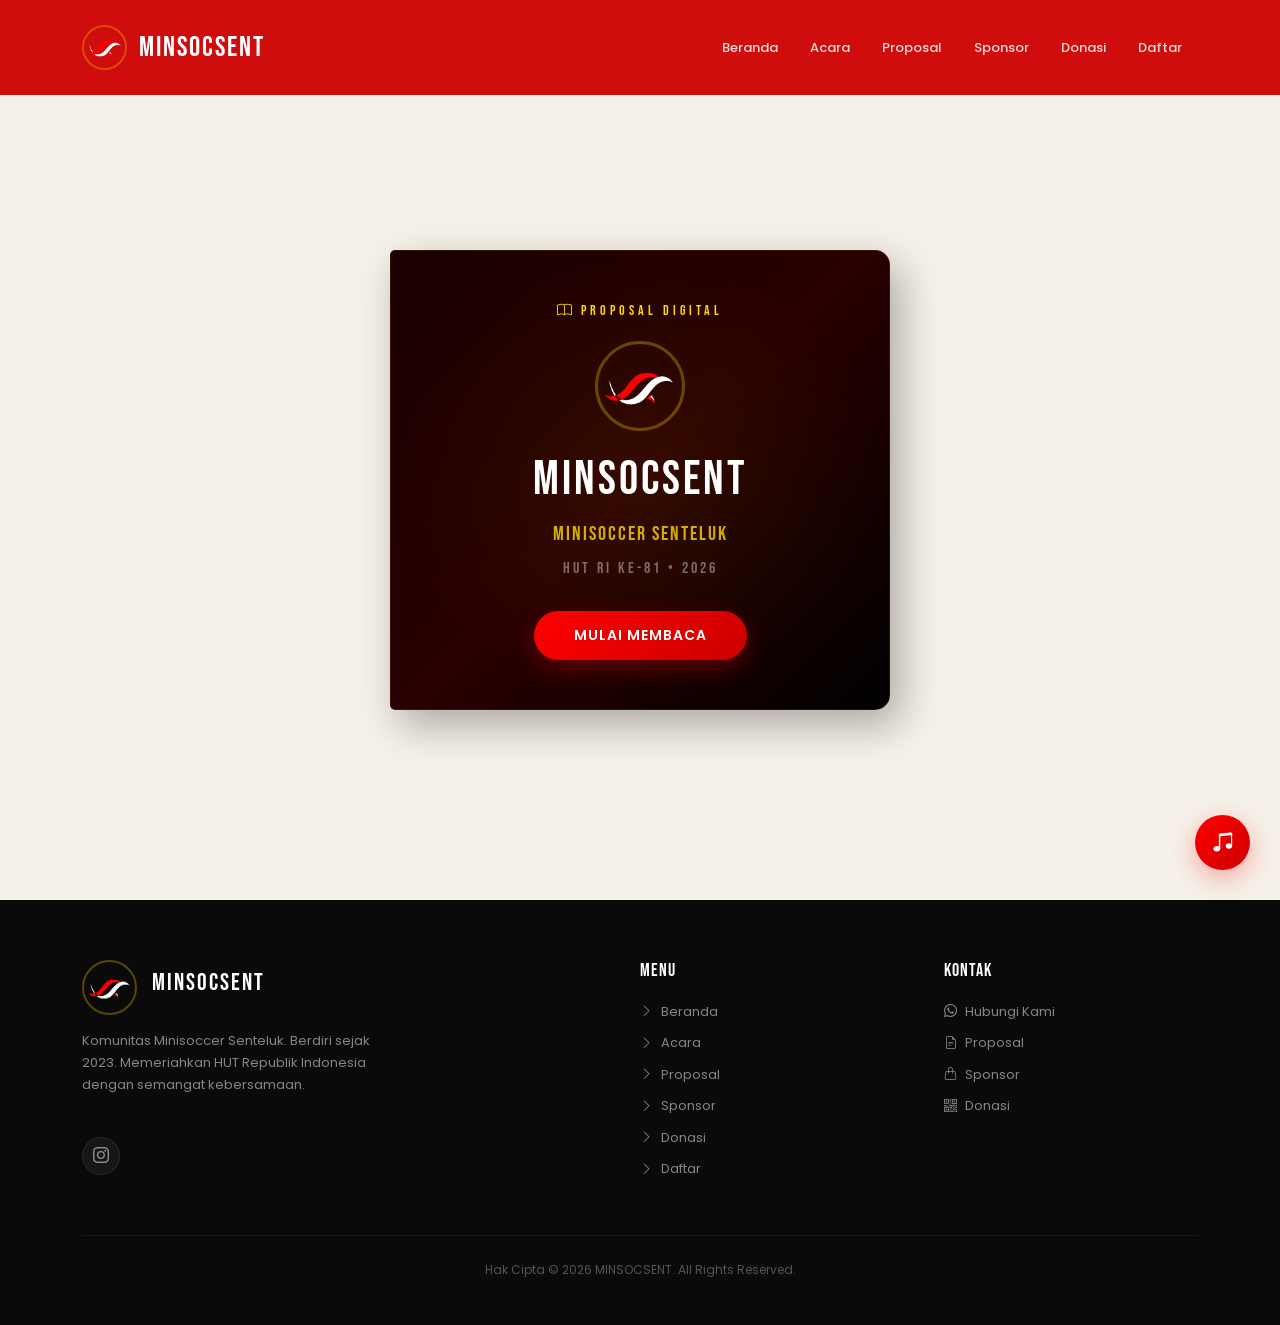
<file: proposal.html>
<!DOCTYPE html>
<html lang="id">
<head>
    <meta charset="UTF-8">
    <meta name="viewport" content="width=device-width, initial-scale=1.0">
    <title>Proposal - MINSOCSENT</title>
    <link href="https://cdn.jsdelivr.net/npm/bootstrap@5.3.2/dist/css/bootstrap.min.css" rel="stylesheet">
    <link rel="stylesheet" href="https://cdn.jsdelivr.net/npm/bootstrap-icons@1.11.3/font/bootstrap-icons.min.css">
    <link rel="stylesheet" href="css/proposal.css">
</head>
<body>
    <audio id="bg-music" loop preload="none">
        <source src="music/17agustus45.mp3" type="audio/mpeg">
    </audio>

    <nav class="navbar navbar-expand-lg">
        <div class="container">
            <a class="navbar-brand" href="index.html">
                <img src="logo/IMG_20260728_233029.png" alt="Logo">
                <span>MINSOCSENT</span>
            </a>
            <button class="navbar-toggler" type="button" data-bs-toggle="collapse" data-bs-target="#navbarNav">
                <i class="bi bi-list"></i>
            </button>
            <div class="collapse navbar-collapse" id="navbarNav">
                <ul class="navbar-nav ms-auto">
                    <li class="nav-item"><a class="nav-link" href="index.html">Beranda</a></li>
                    <li class="nav-item"><a class="nav-link" href="acara.html">Acara</a></li>
                    <li class="nav-item"><a class="nav-link" href="proposal.html">Proposal</a></li>
                    <li class="nav-item"><a class="nav-link" href="sponsorship.html">Sponsor</a></li>
                    <li class="nav-item"><a class="nav-link" href="donasi.html">Donasi</a></li>
                    <li class="nav-item"><a class="nav-link" href="daftar.html">Daftar</a></li>
                </ul>
            </div>
        </div>
    </nav>

    <div class="proposal-cover" id="proposal-cover">
        <div class="book-cover">
            <div class="cover-badge"><i class="bi bi-book"></i> Proposal Digital</div>
            <img src="logo/IMG_20260728_233029.png" alt="MINSOCSENT">
            <h1>MINSOCSENT</h1>
            <div class="cover-sub">Minisoccer Senteluk</div>
            <div class="cover-year">HUT RI Ke-81 &bull; 2026</div>
            <button class="btn-read" id="btn-mulai-membaca">
                <i class="bi bi-book-open"></i> Mulai Membaca
            </button>
        </div>
    </div>

    <div class="book-container" id="book-container">
        <div class="book" id="book">
            <!-- Halaman 1: Cover -->
            <div class="book-page active" data-page="0">
                <div class="page-icon"><i class="bi bi-bookmark-star"></i></div>
                <h1>PROPOSAL KEGIATAN</h1>
                <h2>HUT RI KE-81 TAHUN 2026</h2>
                <hr style="margin: 25px 0; border-color: #eee;">
                <p style="text-align: center; font-size: 15px;">Diajukan oleh:</p>
                <h3 style="text-align: center; font-size: 28px; color: #ff0000;">MINSOCSENT</h3>
                <p style="text-align: center; color: #888;">Minisoccer Senteluk</p>
                <p style="text-align: center; font-size: 13px; color: #aaa; margin-top: 30px;">Senteluk, Juli 2026</p>
                <div class="page-number">1 / 11</div>
            </div>

            <!-- Halaman 2: Tentang MINSOCSENT -->
            <div class="book-page" data-page="1">
                <div class="page-icon"><i class="bi bi-info-circle"></i></div>
                <h2>Tentang MINSOCSENT</h2>
                <p>MINSOCSENT merupakan komunitas Minisoccer yang berpusat di Senteluk, tepatnya di Dusun Senteluk Lauk dan Dusun Senteluk Daye, Kecamatan Gunung Sari, Kabupaten Lombok Barat, Nusa Tenggara Barat.</p>
                <p>Berdiri sejak tahun 2023, komunitas ini lahir dari semangat pemuda-pemudi Senteluk yang memiliki kecintaan terhadap olahraga, khususnya sepak bola mini (minisoccer). MINSOCSENT tidak hanya menjadi wadah untuk mengembangkan bakat olahraga, tetapi juga sebagai sarana mempererat tali silaturahmi dan kebersamaan antar warga.</p>
                <p>Setiap tahunnya, MINSOCSENT aktif menyelenggarakan berbagai kegiatan positif dalam rangka memeriahkan Hari Ulang Tahun Kemerdekaan Republik Indonesia, dengan melibatkan seluruh lapisan masyarakat.</p>
                <div class="page-number">2 / 11</div>
            </div>

            <!-- Halaman 3: Latar Belakang -->
            <div class="book-page" data-page="2">
                <div class="page-icon"><i class="bi bi-pencil-square"></i></div>
                <h2>Latar Belakang</h2>
                <p>Hari Ulang Tahun Kemerdekaan Republik Indonesia merupakan momentum yang sangat berharga bagi seluruh bangsa Indonesia. Semangat kemerdekaan yang telah diperjuangkan oleh para pahlawan harus terus dijaga dan diwariskan kepada generasi penerus bangsa.</p>
                <p>Dalam rangka menyambut dan memperingati HUT Kemerdekaan RI yang ke-81 Tahun 2026, MINSOCSENT bermaksud menyelenggarakan serangkaian kegiatan yang bertujuan untuk memeriahkan perayaan kemerdekaan serta mempererat tali silaturahmi dan kebersamaan masyarakat Dusun Senteluk Lauk dan Dusun Senteluk Daye.</p>
                <p>Kegiatan ini diharapkan dapat menjadi wadah partisipasi aktif masyarakat dalam mengisi kemerdekaan melalui kegiatan-kegiatan positif, edukatif, dan menghibur yang melibatkan seluruh kalangan, mulai dari anak-anak, remaja, hingga dewasa.</p>
                <p>Namun, untuk mewujudkan kegiatan yang berkualitas dan meriah, kami memerlukan dukungan dari berbagai pihak, khususnya dalam hal pendanaan. Oleh karena itu, kami menyusun proposal ini sebagai bentuk permohonan dukungan kepada para donatur dan sponsor.</p>
                <div class="page-number">3 / 11</div>
            </div>

            <!-- Halaman 4: Tujuan -->
            <div class="book-page" data-page="3">
                <div class="page-icon"><i class="bi bi-bullseye"></i></div>
                <h2>Tujuan Kegiatan</h2>
                <p>Kegiatan ini memiliki beberapa tujuan yang ingin dicapai, antara lain:</p>
                <p><strong>1. Memeriahkan HUT RI Ke-81</strong><br>Menghidupkan semangat kemerdekaan melalui berbagai kegiatan positif yang melibatkan seluruh masyarakat.</p>
                <p><strong>2. Mempererat Silaturahmi</strong><br>Memperkuat rasa kebersamaan dan persaudaraan antar warga Dusun Senteluk Lauk dan Dusun Senteluk Daye.</p>
                <p><strong>3. Mengembangkan Bakat</strong><br>Memberikan wadah bagi anak-anak dan remaja untuk menyalurkan bakat dan minatnya melalui berbagai perlombaan.</p>
                <p><strong>4. Melestarikan Tradisi</strong><br>Menjaga dan melestarikan permainan tradisional sebagai warisan budaya bangsa.</p>
                <p><strong>5. Menumbuhkan Jiwa Sosial</strong><br>Meningkatkan kesadaran dan kepedulian sosial antar sesama anggota masyarakat.</p>
                <div class="page-number">4 / 11</div>
            </div>

            <!-- Halaman 5: Susunan Acara -->
            <div class="book-page" data-page="4">
                <div class="page-icon"><i class="bi bi-calendar-event"></i></div>
                <h2>Susunan Acara</h2>
                <p>Rangkaian kegiatan akan dilaksanakan pada:</p>
                <p><strong>Hari/Tanggal:</strong> Senin, 17 Agustus 2026<br>
                <strong>Waktu:</strong> 08.00 WITA s.d. selesai<br>
                <strong>Tempat:</strong> Senteluk Lauk dan Senteluk Daye</p>
                <p><strong>Pendaftaran:</strong> Dibuka mulai 29 Juli 2026 melalui menu Daftar atau menghubungi panitia.</p>
                <hr style="margin: 20px 0; border-color: #eee;">
                <p><strong>Rangkaian Acara:</strong></p>
                <p><i class="bi bi-check-circle" style="color: #ff0000;"></i> <strong>1. Upacara Bendera</strong> (08.00 WITA)<br>Menggunakan pakaian pahlawan. Petugas: Pembina Upacara dan Pemimpin Upacara oleh Kepala Dusun, Pembaca UUD 1945 oleh Bah MP, Pembaca Pancasila oleh Cakik, MC oleh Bik Eton, Pembaca Doa oleh Bang Jaka, Pemimpin Barisan oleh Amirin.</p>
                <p><i class="bi bi-check-circle" style="color: #ff0000;"></i> <strong>2. Jalan Sehat</strong><br>Dilaksanakan setelah upacara. Rute: Sawah &rarr; Tampatan &rarr; Senteluk &rarr; Bawak Kubur. Setelah finish langsung pengundian Door Prize Jalan Sehat.</p>
                <p><i class="bi bi-check-circle" style="color: #ff0000;"></i> <strong>3. Perlombaan</strong><br>Dimulai setelah pembagian Door Prize selesai. Terdapat 6 mata lomba untuk anak-anak hingga dewasa.</p>
                <p><i class="bi bi-check-circle" style="color: #ff0000;"></i> <strong>4. Pembagian Hadiah &amp; Penutupan</strong><br>Setelah seluruh perlombaan selesai, dilaksanakan pembagian hadiah dan penutupan acara.</p>
                <div class="page-number">5 / 11</div>
            </div>

            <!-- Halaman 6: Mata Lomba -->
            <div class="book-page" data-page="5">
                <div class="page-icon"><i class="bi bi-trophy"></i></div>
                <h2>Mata Lomba</h2>
                <p>Berikut adalah 6 mata lomba yang akan dipertandingkan setelah pembagian Door Prize Jalan Sehat:</p>
                <p><strong><i class="bi bi-hand-index-thumb" style="color:#ff0000;"></i> Tarik Tambang (Umum)</strong><br>Lomba tarik tambang antar kelompok yang menguji kekuatan dan kekompakan.</p>
                <p><strong><i class="bi bi-flag" style="color:#ff0000;"></i> Balap Karung (Anak &amp; Umum)</strong><br>Lomba balap karung tradisional yang seru dan menghibur.</p>
                <p><strong><i class="bi bi-box" style="color:#ff0000;"></i> Memasukkan Paku ke Dalam Botol</strong><br>Lomba yang menguji ketelitian dan kesabaran.</p>
                <p><strong><i class="bi bi-arrow-left-right" style="color:#ff0000;"></i> Estafet Sarung</strong><br>Lomba estafet menggunakan sarung secara beregu.</p>
                <p><strong><i class="bi bi-egg-fried" style="color:#ff0000;"></i> Makan Kerupuk Ibu-Ibu</strong><br>Lomba makan kerupuk khusus ibu-ibu tanpa menggunakan tangan.</p>
                <p><strong><i class="bi bi-bullseye" style="color:#ff0000;"></i> Pasang Sarung Lempar Balon</strong><br>Lomba beregu menggabungkan kecepatan dan ketepatan.</p>
                <div class="page-number">6 / 11</div>
            </div>

            <!-- Halaman 7: RAB -->
            <div class="book-page" data-page="6">
                <div class="page-icon"><i class="bi bi-calculator"></i></div>
                <h2>Rencana Anggaran Biaya</h2>
                <p>Berikut adalah rincian anggaran biaya yang diperlukan untuk kelancaran kegiatan:</p>
                <div class="rab-container">
                    <div class="rab-header">
                        <h3>RAB Kegiatan HUT RI Ke-81</h3>
                    </div>
                    <div class="rab-item">
                        <span class="rab-name">Perlengkapan Lomba</span>
                        <span class="rab-price">Rp700.000</span>
                    </div>
                    <div class="rab-item">
                        <span class="rab-name">Hadiah Perlombaan</span>
                        <span class="rab-price">Rp1.800.000</span>
                    </div>
                    <div class="rab-item">
                        <span class="rab-name">Door Prize Jalan Sehat</span>
                        <span class="rab-price">Rp4.000.000</span>
                    </div>
                    <div class="rab-item">
                        <span class="rab-name">Konsumsi Panitia</span>
                        <span class="rab-price">Rp700.000</span>
                    </div>
                    <div class="rab-item">
                        <span class="rab-name">Air Mineral</span>
                        <span class="rab-price">Rp300.000</span>
                    </div>
                    <div class="rab-item">
                        <span class="rab-name">Dokumentasi dan Administrasi</span>
                        <span class="rab-price">Rp250.000</span>
                    </div>
                    <div class="rab-item">
                        <span class="rab-name">Dana Cadangan</span>
                        <span class="rab-price">Rp250.000</span>
                    </div>
                    <div class="rab-total">
                        <span class="rab-total-label">TOTAL</span>
                        <span class="rab-total-price">Rp8.000.000</span>
                    </div>
                </div>
                <div class="page-number">7 / 11</div>
            </div>

            <!-- Halaman 8: Bentuk Dukungan -->
            <div class="book-page" data-page="7">
                <div class="page-icon"><i class="bi bi-hand-heart"></i></div>
                <h2>Bentuk Dukungan</h2>
                <p>Kami mengundang Bapak/Ibu/Saudara/i untuk berpartisipasi dan memberikan dukungan dalam berbagai bentuk:</p>
                <p><strong><i class="bi bi-cash-coin" style="color:#ffd700;"></i> Donasi Dana</strong><br>Bantuan dana dapat disalurkan melalui nomor rekening resmi MINSOCSENT atau melalui QRIS yang tersedia pada halaman donasi.</p>
                <p><strong><i class="bi bi-box-seam" style="color:#ffd700;"></i> Bantuan Barang</strong><br>Dukungan berupa barang seperti konsumsi, perlengkapan lomba, hadiah, dan kebutuhan lainnya.</p>
                <p><strong><i class="bi bi-megaphone" style="color:#ffd700;"></i> Dukungan Lainnya</strong><br>Partisipasi dalam bentuk tenaga, waktu, pikiran, dan dukungan moril sangat kami harapkan.</p>
                <p>Setiap bentuk dukungan yang diberikan akan menjadi amal jariyah dan kontribusi berharga dalam memeriahkan HUT Kemerdekaan RI Ke-81.</p>
                <div class="page-number">8 / 11</div>
            </div>

            <!-- Halaman 9: Benefit Sponsor -->
            <div class="book-page" data-page="8">
                <div class="page-icon"><i class="bi bi-star-fill" style="color: #ffd700;"></i></div>
                <h2>Benefit Sponsor</h2>
                <p>Kami mengundang Bapak/Ibu/Saudara/i untuk menjadi sponsor resmi kegiatan HUT RI Ke-81 MINSOCSENT. Dengan menjadi sponsor, Anda akan mendapatkan benefit sebagai berikut:</p>
                <p><strong><i class="bi bi-globe" style="color:#ff0000;"></i> Website Resmi</strong><br>Logo sponsor ditampilkan pada website resmi MINSOCSENT.</p>
                <p><strong><i class="bi bi-file-image" style="color:#ff0000;"></i> Poster Publikasi</strong><br>Logo sponsor ditampilkan pada poster publikasi kegiatan.</p>
                <p><strong><i class="bi bi-camera-video" style="color:#ff0000;"></i> Video Dokumentasi</strong><br>Logo sponsor ditampilkan pada video dokumentasi apabila tersedia.</p>
                <p><strong><i class="bi bi-mic" style="color:#ff0000;"></i> Penyebutan oleh MC</strong><br>Nama sponsor disebutkan oleh MC selama kegiatan berlangsung.</p>
                <p style="margin-top: 20px; color: #888;">Untuk informasi lebih lanjut mengenai sponsorship, silakan kunjungi halaman <a href="sponsorship.html" style="color: #ff0000; font-weight: 600;">Sponsor</a> atau hubungi panitia.</p>
                <div class="page-number">9 / 11</div>
            </div>

            <!-- Halaman 10: Penutup -->
            <div class="book-page" data-page="9">
                <div class="page-icon"><i class="bi bi-envelope-paper"></i></div>
                <h2>Penutup</h2>
                <p>Demikian proposal kegiatan ini kami susun dengan sebaik-baiknya. Besar harapan kami agar Bapak/Ibu/Saudara/i dapat berpartisipasi dan memberikan dukungan demi suksesnya kegiatan penyambutan dan peringatan HUT Kemerdekaan Republik Indonesia ke-81 Tahun 2026.</p>
                <p>Kami percaya bahwa dengan dukungan dan partisipasi dari berbagai pihak, kegiatan ini dapat terlaksana dengan lancar, sukses, dan memberikan manfaat yang sebesar-besarnya bagi masyarakat Senteluk, khususnya Dusun Senteluk Lauk dan Dusun Senteluk Daye.</p>
                <p>Atas perhatian, dukungan, dan kerjasama yang baik, kami mengucapkan terima kasih yang sebesar-besarnya.</p>
                <p style="text-align: center; margin-top: 30px;"><strong>Dirgahayu Republik Indonesia ke-81!</strong></p>
                <p style="text-align: center; font-size: 13px; color: #888;">Jayalah Indonesiaku, Majulah Negeriku</p>
                <div class="page-number">10 / 11</div>
            </div>

            <!-- Halaman 11: Ucapan Terima Kasih -->
            <div class="book-page" data-page="10">
                <div class="page-icon"><i class="bi bi-heart-fill" style="color: #ff0000;"></i></div>
                <h2 style="text-align: center;">Ucapan Terima Kasih</h2>
                <p style="text-align: center; font-size: 16px; margin-top: 30px;">Terima kasih kepada seluruh pihak yang telah mendukung dan berpartisipasi dalam kegiatan ini.</p>
                <p style="text-align: center; font-size: 14px; color: #666;">Semoga kebaikan dan dukungan yang diberikan menjadi amal ibadah dan mendapatkan balasan yang berlipat ganda dari Allah SWT, Tuhan Yang Maha Esa.</p>
                <hr style="margin: 30px 0; border-color: #eee;">
                <p style="text-align: center;"><strong>MINSOCSENT</strong></p>
                <p style="text-align: center; font-size: 13px; color: #888;">Minisoccer Senteluk &bull; Berdiri Sejak 2023</p>
                <p style="text-align: center; font-size: 13px; color: #888;">Senteluk, Lombok Barat, Nusa Tenggara Barat</p>
                <div style="text-align: center; margin-top: 30px;">
                    <a href="donasi.html" class="btn-donasi-book">
                        <i class="bi bi-heart"></i> Donasi Sekarang
                    </a>
                </div>
                <div class="page-number">11 / 11</div>
            </div>
        </div>

        <div class="book-navigation">
            <button class="btn-nav prev" id="btn-prev" disabled>
                <i class="bi bi-chevron-left"></i> Sebelumnya
            </button>
            <span class="book-indicator" id="page-indicator">1 / 11</span>
            <button class="btn-nav next" id="btn-next">
                Selanjutnya <i class="bi bi-chevron-right"></i>
            </button>
        </div>
    </div>

    <footer class="footer" id="footer">
        <div class="container">
            <div class="footer-content">
                <div class="footer-brand">
                    <div class="footer-logo">
                        <img src="logo/IMG_20260728_233029.png" alt="MINSOCSENT">
                        <h3>MINSOCSENT</h3>
                    </div>
                    <p>Komunitas Minisoccer Senteluk. Berdiri sejak 2023. Memeriahkan HUT Republik Indonesia dengan semangat kebersamaan.</p>
                    <div class="footer-social">
                        <a href="#" target="_blank"><i class="bi bi-instagram"></i></a>
                    </div>
                </div>
                <div>
                    <h4>Menu</h4>
                    <ul class="footer-links">
                        <li><a href="index.html"><i class="bi bi-chevron-right"></i> Beranda</a></li>
                        <li><a href="acara.html"><i class="bi bi-chevron-right"></i> Acara</a></li>
                        <li><a href="proposal.html"><i class="bi bi-chevron-right"></i> Proposal</a></li>
                        <li><a href="sponsorship.html"><i class="bi bi-chevron-right"></i> Sponsor</a></li>
                        <li><a href="donasi.html"><i class="bi bi-chevron-right"></i> Donasi</a></li>
                        <li><a href="daftar.html"><i class="bi bi-chevron-right"></i> Daftar</a></li>
                    </ul>
                </div>
                <div>
                    <h4>Kontak</h4>
                    <ul class="footer-links">
                        <li><a href="daftar.html"><i class="bi bi-whatsapp"></i> Hubungi Kami</a></li>
                        <li><a href="proposal.html"><i class="bi bi-file-earmark-text"></i> Proposal</a></li>
                        <li><a href="sponsorship.html"><i class="bi bi-handbag"></i> Sponsor</a></li>
                        <li><a href="donasi.html"><i class="bi bi-qr-code"></i> Donasi</a></li>
                    </ul>
                </div>
            </div>
            <div class="footer-bottom">
                <p>Hak Cipta &copy; 2026 MINSOCSENT. All Rights Reserved.</p>
            </div>
        </div>
    </footer>

    <button class="music-float" id="music-float">
        <i class="bi bi-music-note-beamed"></i>
    </button>

    <script src="https://cdn.jsdelivr.net/npm/bootstrap@5.3.2/dist/js/bootstrap.bundle.min.js"></script>
    <script src="js/proposal.js"></script>
</body>
</html>
</file>
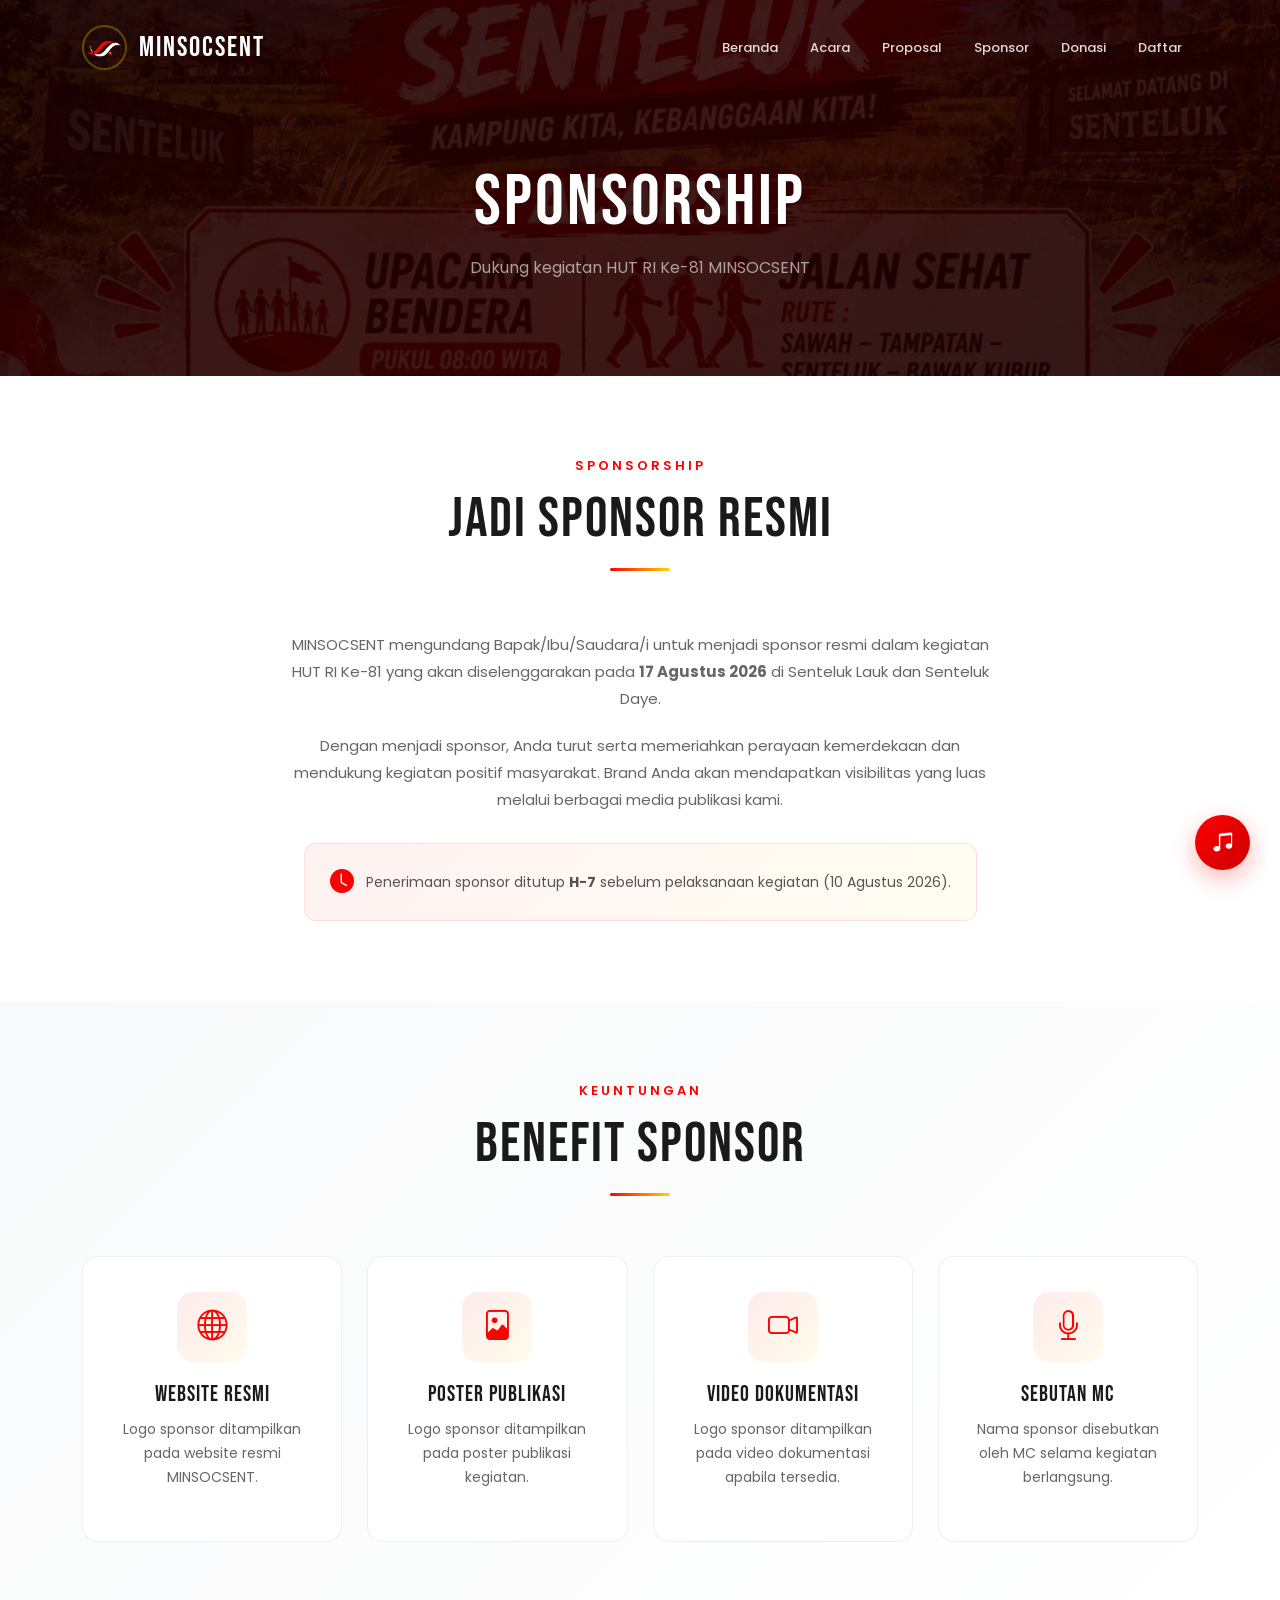
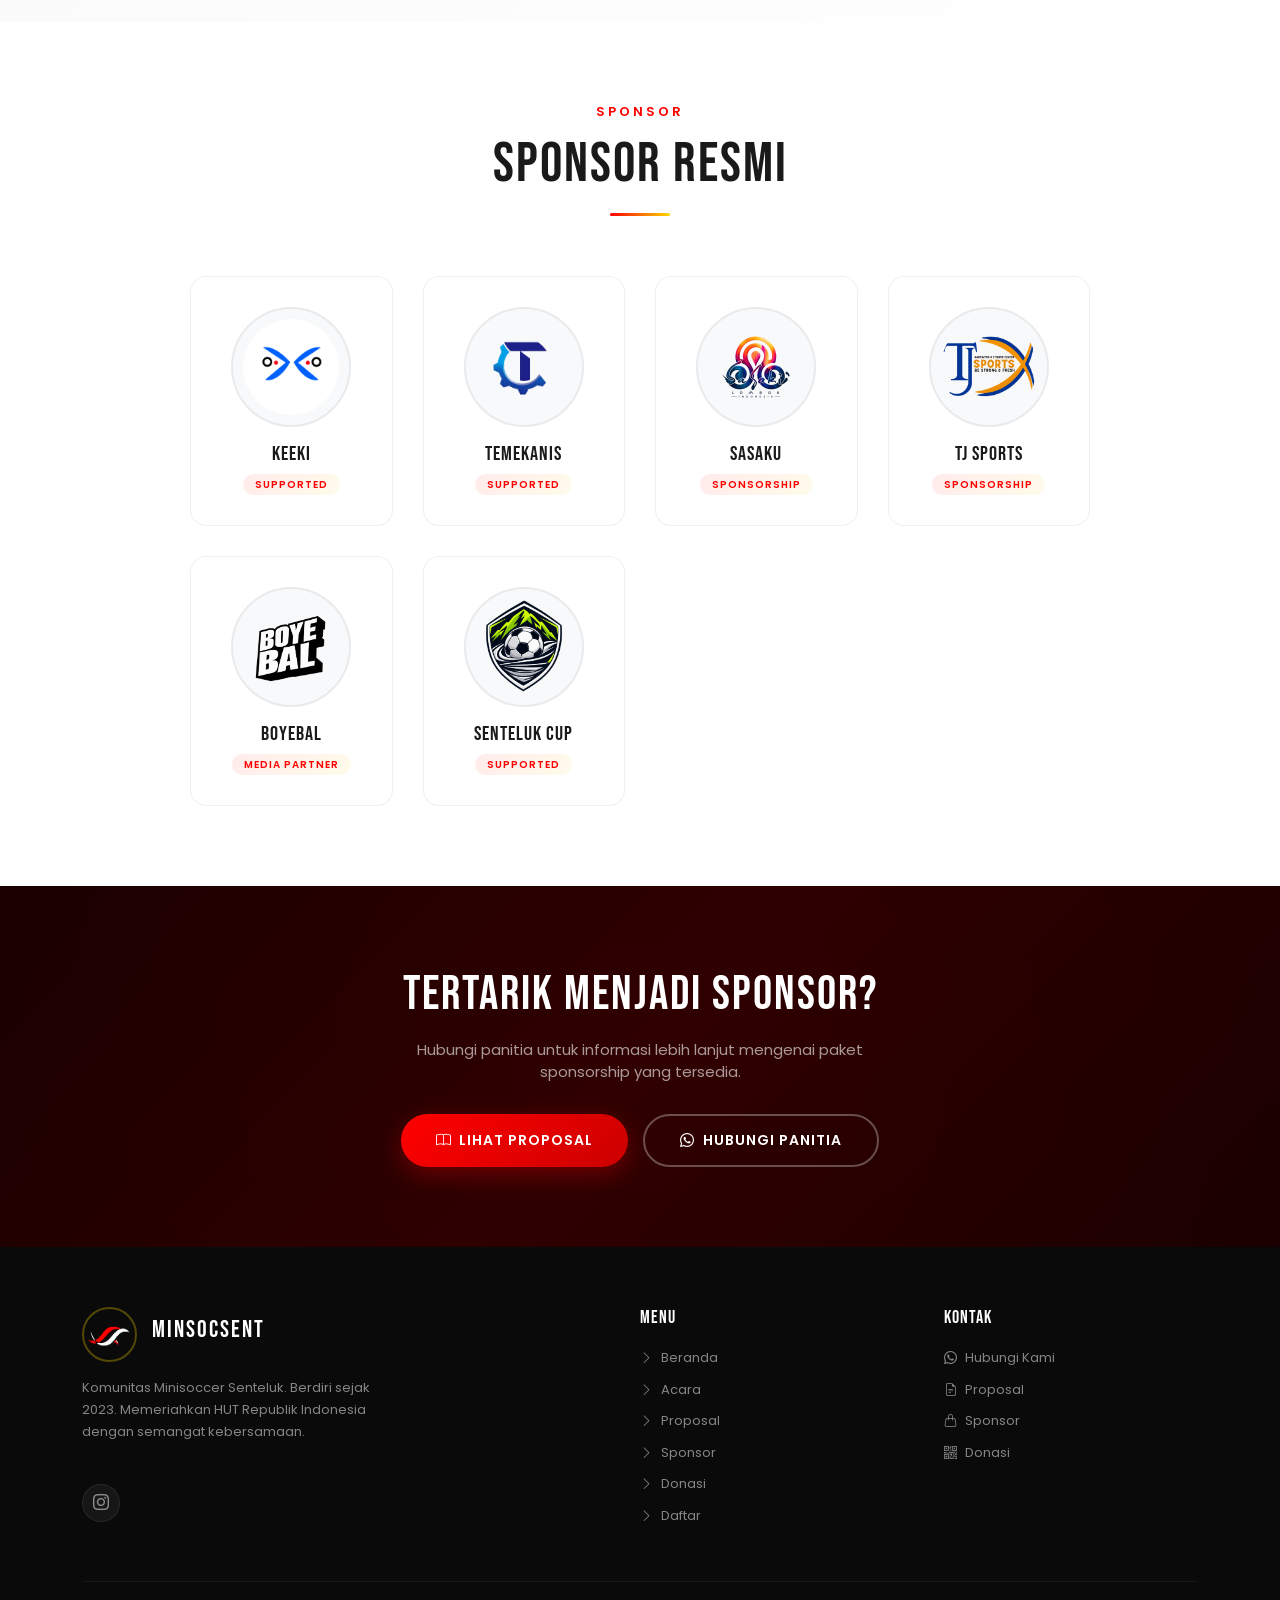
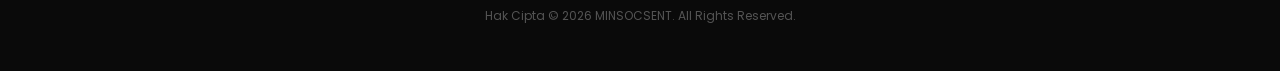
<file: sponsorship.html>
<!DOCTYPE html>
<html lang="id">
<head>
    <meta charset="UTF-8">
    <meta name="viewport" content="width=device-width, initial-scale=1.0">
    <title>Sponsor - MINSOCSENT</title>
    <link href="https://cdn.jsdelivr.net/npm/bootstrap@5.3.2/dist/css/bootstrap.min.css" rel="stylesheet">
    <link rel="stylesheet" href="https://cdn.jsdelivr.net/npm/bootstrap-icons@1.11.3/font/bootstrap-icons.min.css">
    <link rel="stylesheet" href="css/sponsorship.css">
</head>
<body>
    <audio id="bg-music" loop preload="none">
        <source src="music/17agustus45.mp3" type="audio/mpeg">
    </audio>

    <nav class="navbar navbar-expand-lg">
        <div class="container">
            <a class="navbar-brand" href="index.html">
                <img src="logo/IMG_20260728_233029.png" alt="Logo">
                <span>MINSOCSENT</span>
            </a>
            <button class="navbar-toggler" type="button" data-bs-toggle="collapse" data-bs-target="#navbarNav">
                <i class="bi bi-list"></i>
            </button>
            <div class="collapse navbar-collapse" id="navbarNav">
                <ul class="navbar-nav ms-auto">
                    <li class="nav-item"><a class="nav-link" href="index.html">Beranda</a></li>
                    <li class="nav-item"><a class="nav-link" href="acara.html">Acara</a></li>
                    <li class="nav-item"><a class="nav-link" href="proposal.html">Proposal</a></li>
                    <li class="nav-item"><a class="nav-link" href="sponsorship.html">Sponsor</a></li>
                    <li class="nav-item"><a class="nav-link" href="donasi.html">Donasi</a></li>
                    <li class="nav-item"><a class="nav-link" href="daftar.html">Daftar</a></li>
                </ul>
            </div>
        </div>
    </nav>

    <section class="page-header">
        <h1>Sponsorship</h1>
        <p>Dukung kegiatan HUT RI Ke-81 MINSOCSENT</p>
    </section>

    <section class="sponsor-intro">
        <div class="container">
            <div class="section-header reveal">
                <div class="section-label">Sponsorship</div>
                <h2>Jadi Sponsor Resmi</h2>
                <div class="section-divider"></div>
            </div>
            <div class="intro-content reveal">
                <p>MINSOCSENT mengundang Bapak/Ibu/Saudara/i untuk menjadi sponsor resmi dalam kegiatan HUT RI Ke-81 yang akan diselenggarakan pada <strong>17 Agustus 2026</strong> di Senteluk Lauk dan Senteluk Daye.</p>
                <p>Dengan menjadi sponsor, Anda turut serta memeriahkan perayaan kemerdekaan dan mendukung kegiatan positif masyarakat. Brand Anda akan mendapatkan visibilitas yang luas melalui berbagai media publikasi kami.</p>
                <div class="deadline-info">
                    <i class="bi bi-clock-fill"></i>
                    <span>Penerimaan sponsor ditutup <strong>H-7</strong> sebelum pelaksanaan kegiatan (10 Agustus 2026).</span>
                </div>
            </div>
        </div>
    </section>

    <section class="benefit-section">
        <div class="container">
            <div class="section-header reveal">
                <div class="section-label">Keuntungan</div>
                <h2>Benefit Sponsor</h2>
                <div class="section-divider"></div>
            </div>
            <div class="benefit-grid">
                <div class="benefit-card reveal" style="transition-delay: 0.1s;">
                    <div class="benefit-icon"><i class="bi bi-globe"></i></div>
                    <h3>Website Resmi</h3>
                    <p>Logo sponsor ditampilkan pada website resmi MINSOCSENT.</p>
                </div>
                <div class="benefit-card reveal" style="transition-delay: 0.2s;">
                    <div class="benefit-icon"><i class="bi bi-file-image"></i></div>
                    <h3>Poster Publikasi</h3>
                    <p>Logo sponsor ditampilkan pada poster publikasi kegiatan.</p>
                </div>
                <div class="benefit-card reveal" style="transition-delay: 0.3s;">
                    <div class="benefit-icon"><i class="bi bi-camera-video"></i></div>
                    <h3>Video Dokumentasi</h3>
                    <p>Logo sponsor ditampilkan pada video dokumentasi apabila tersedia.</p>
                </div>
                <div class="benefit-card reveal" style="transition-delay: 0.4s;">
                    <div class="benefit-icon"><i class="bi bi-mic"></i></div>
                    <h3>Sebutan MC</h3>
                    <p>Nama sponsor disebutkan oleh MC selama kegiatan berlangsung.</p>
                </div>
            </div>
        </div>
    </section>

    <section class="sponsor-list-section">
        <div class="container">
            <div class="section-header reveal">
                <div class="section-label">Sponsor</div>
                <h2>Sponsor Resmi</h2>
                <div class="section-divider"></div>
            </div>
            <div id="sponsor-grid" class="sponsor-grid">
                <!-- Sponsor cards will be rendered by JS -->
            </div>
            <div id="sponsor-empty" class="sponsor-empty reveal">
                <i class="bi bi-handbag"></i>
                <h3>Belum Ada Sponsor</h3>
                <p>Kesempatan ini masih terbuka untuk menjadi Sponsor Resmi MINSOCSENT 17 Agustus 2026.</p>
            </div>
        </div>
    </section>

    <section class="sponsor-cta">
        <div class="container">
            <div class="cta-content reveal">
                <h2>Tertarik Menjadi Sponsor?</h2>
                <p>Hubungi panitia untuk informasi lebih lanjut mengenai paket sponsorship yang tersedia.</p>
                <div class="cta-buttons">
                    <a href="proposal.html" class="btn-cta primary">
                        <i class="bi bi-book"></i> Lihat Proposal
                    </a>
                    <a href="daftar.html" class="btn-cta secondary">
                        <i class="bi bi-whatsapp"></i> Hubungi Panitia
                    </a>
                </div>
            </div>
        </div>
    </section>

    <footer class="footer">
        <div class="container">
            <div class="footer-content">
                <div class="footer-brand">
                    <div class="footer-logo">
                        <img src="logo/IMG_20260728_233029.png" alt="MINSOCSENT">
                        <h3>MINSOCSENT</h3>
                    </div>
                    <p>Komunitas Minisoccer Senteluk. Berdiri sejak 2023. Memeriahkan HUT Republik Indonesia dengan semangat kebersamaan.</p>
                    <div class="footer-social">
                        <a href="https://www.instagram.com/jurnalkasent?igsh=MWIydzZvbXJoanI4Zg==" target="_blank"><i class="bi bi-instagram"></i></a>
                    </div>
                </div>
                <div>
                    <h4>Menu</h4>
                    <ul class="footer-links">
                        <li><a href="index.html"><i class="bi bi-chevron-right"></i> Beranda</a></li>
                        <li><a href="acara.html"><i class="bi bi-chevron-right"></i> Acara</a></li>
                        <li><a href="proposal.html"><i class="bi bi-chevron-right"></i> Proposal</a></li>
                        <li><a href="sponsorship.html"><i class="bi bi-chevron-right"></i> Sponsor</a></li>
                        <li><a href="donasi.html"><i class="bi bi-chevron-right"></i> Donasi</a></li>
                        <li><a href="daftar.html"><i class="bi bi-chevron-right"></i> Daftar</a></li>
                    </ul>
                </div>
                <div>
                    <h4>Kontak</h4>
                    <ul class="footer-links">
                        <li><a href="daftar.html"><i class="bi bi-whatsapp"></i> Hubungi Kami</a></li>
                        <li><a href="proposal.html"><i class="bi bi-file-earmark-text"></i> Proposal</a></li>
                        <li><a href="sponsorship.html"><i class="bi bi-handbag"></i> Sponsor</a></li>
                        <li><a href="donasi.html"><i class="bi bi-qr-code"></i> Donasi</a></li>
                    </ul>
                </div>
            </div>
            <div class="footer-bottom">
                <p>Hak Cipta &copy; 2026 MINSOCSENT. All Rights Reserved.</p>
            </div>
        </div>
    </footer>

    <button class="music-float" id="music-float">
        <i class="bi bi-music-note-beamed"></i>
    </button>

    <script src="https://cdn.jsdelivr.net/npm/bootstrap@5.3.2/dist/js/bootstrap.bundle.min.js"></script>
    <script src="js/sponsorship.js"></script>
</body>
</html>
</file>
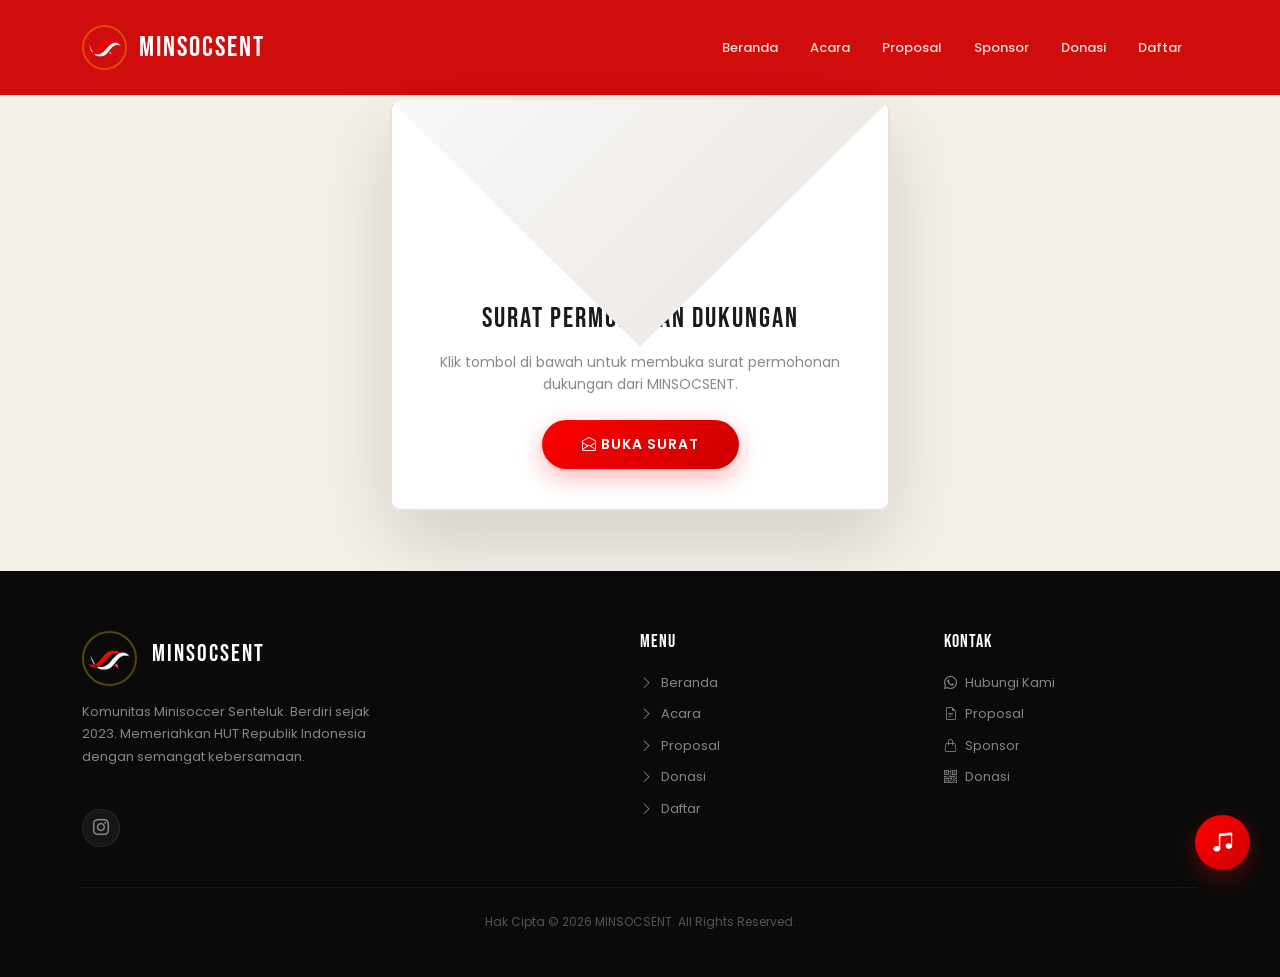
<file: surat.html>
<!DOCTYPE html>
<html lang="id">
<head>
    <meta charset="UTF-8">
    <meta name="viewport" content="width=device-width, initial-scale=1.0">
    <title>Surat Permohonan Dukungan - MINSOCSENT</title>
    <link href="https://cdn.jsdelivr.net/npm/bootstrap@5.3.2/dist/css/bootstrap.min.css" rel="stylesheet">
    <link rel="stylesheet" href="https://cdn.jsdelivr.net/npm/bootstrap-icons@1.11.3/font/bootstrap-icons.min.css">
    <link rel="stylesheet" href="css/surat.css">
</head>
<body>
    <audio id="bg-music" loop preload="none">
        <source src="music/17agustus45.mp3" type="audio/mpeg">
    </audio>

    <nav class="navbar navbar-expand-lg">
        <div class="container">
            <a class="navbar-brand" href="index.html">
                <img src="logo/IMG_20260728_233029.png" alt="Logo">
                <span>MINSOCSENT</span>
            </a>
            <button class="navbar-toggler" type="button" data-bs-toggle="collapse" data-bs-target="#navbarNav">
                <i class="bi bi-list"></i>
            </button>
            <div class="collapse navbar-collapse" id="navbarNav">
                <ul class="navbar-nav ms-auto">
                    <li class="nav-item"><a class="nav-link" href="index.html">Beranda</a></li>
                    <li class="nav-item"><a class="nav-link" href="acara.html">Acara</a></li>
                    <li class="nav-item"><a class="nav-link" href="proposal.html">Proposal</a></li>
                    <li class="nav-item"><a class="nav-link" href="sponsorship.html">Sponsor</a></li>
                    <li class="nav-item"><a class="nav-link" href="donasi.html">Donasi</a></li>
                    <li class="nav-item"><a class="nav-link" href="daftar.html">Daftar</a></li>
                </ul>
            </div>
        </div>
    </nav>

    <div class="envelope-container">
        <div class="envelope-wrapper">
            <div class="envelope" id="envelope">
                <div class="envelope-flap"></div>
                <div class="envelope-body">
                    <img src="logo/IMG_20260728_233029.png" alt="MINSOCSENT" class="envelope-logo">
                    <h2>SURAT PERMOHONAN DUKUNGAN</h2>
                    <p>Klik tombol di bawah untuk membuka surat permohonan dukungan dari MINSOCSENT.</p>
                    <button class="btn-envelope" id="btn-buka-surat">
                        <i class="bi bi-envelope-open"></i> Buka Surat
                    </button>
                </div>
            </div>
        </div>
    </div>

    <div class="letter-container" id="letter-container">
        <div class="letter">
            <div class="letter-content" id="letter-content">
                <div class="letter-header">
                    <img src="logo/IMG_20260728_233029.png" alt="MINSOCSENT">
                    <h2>MINSOCSENT</h2>
                    <div class="letter-sub">PANITIA KEGIATAN PENYAMBUTAN KEMERDEKAAN RI KE-81</div>
                    <div class="letter-sub">SENTELUK &ndash; 17 AGUSTUS 2026</div>
                </div>
                <div class="letter-info">
                    <p><strong>Nomor:</strong> 001/MINSOCSENT-HUTRI/VII/2026</p>
                    <p><strong>Lampiran:</strong> 1 (Satu) Halaman</p>
                    <p><strong>Perihal:</strong> Permohonan Bantuan Dana</p>
                </div>
                <div class="letter-body">
                    <p class="greeting">Kepada Yth.<br>Bapak/Ibu/Saudara/i<br>di Tempat</p>
                    <p><strong>Dengan Hormat,</strong></p>
                    <p>Dalam rangka menyambut dan memperingati Hari Ulang Tahun Kemerdekaan Republik Indonesia yang ke-81 Tahun 2026, kami dari MINSOCSENT bermaksud menyelenggarakan serangkaian kegiatan untuk memeriahkan HUT Kemerdekaan RI serta mempererat tali silaturahmi dan kebersamaan masyarakat Dusun Senteluk Lauk dan Dusun Senteluk Daye.</p>
                    <p>Kegiatan akan dilaksanakan pada:</p>
                    <p>
                        <strong>Hari/Tanggal:</strong> Senin, 17 Agustus 2026<br>
                        <strong>Waktu:</strong> 08.00 WITA s.d. selesai<br>
                        <strong>Tempat:</strong> Senteluk Lauk dan Senteluk Daye
                    </p>
                    <p>Sehubungan dengan kegiatan tersebut, kami memohon dukungan dan partisipasi Bapak/Ibu/Saudara/i berupa bantuan dana maupun bentuk dukungan lainnya guna menunjang kelancaran kegiatan, khususnya untuk kebutuhan perlombaan dan pelaksanaan acara.</p>
                    <p>Demikian surat permohonan ini kami sampaikan. Besar harapan kami atas dukungan dan partisipasi Bapak/Ibu/Saudara/i. Atas perhatian dan bantuannya, kami mengucapkan terima kasih.</p>
                    <p><strong>Dirgahayu Republik Indonesia ke-81!</strong></p>
                </div>
                <div class="letter-footer">
                    <div class="signature">
                        <p>Senteluk, 31 Juli 2026</p>
                        <p>Hormat Kami,</p>
                        <p class="sign-name">MINSOCSENT</p>
                        <p class="sign-title">Panitia Penyambutan HUT Kemerdekaan RI ke-81</p>
                    </div>
                </div>
                <div class="letter-actions">
                    <a href="proposal.html" class="btn-proposal" id="btn-lihat-proposal" style="display:none;">
                        <i class="bi bi-book"></i> Lihat Proposal
                    </a>
                </div>
            </div>
        </div>
    </div>

    <footer class="footer">
        <div class="container">
            <div class="footer-content">
                <div class="footer-brand">
                    <div class="footer-logo">
                        <img src="logo/IMG_20260728_233029.png" alt="MINSOCSENT">
                        <h3>MINSOCSENT</h3>
                    </div>
                    <p>Komunitas Minisoccer Senteluk. Berdiri sejak 2023. Memeriahkan HUT Republik Indonesia dengan semangat kebersamaan.</p>
                    <div class="footer-social">
                        <a href="#" target="_blank"><i class="bi bi-instagram"></i></a>
                    </div>
                </div>
                <div>
                    <h4>Menu</h4>
                    <ul class="footer-links">
                        <li><a href="index.html"><i class="bi bi-chevron-right"></i> Beranda</a></li>
                        <li><a href="acara.html"><i class="bi bi-chevron-right"></i> Acara</a></li>
                        <li><a href="proposal.html"><i class="bi bi-chevron-right"></i> Proposal</a></li>
                        <li><a href="donasi.html"><i class="bi bi-chevron-right"></i> Donasi</a></li>
                        <li><a href="daftar.html"><i class="bi bi-chevron-right"></i> Daftar</a></li>
                    </ul>
                </div>
                <div>
                    <h4>Kontak</h4>
                    <ul class="footer-links">
                        <li><a href="daftar.html"><i class="bi bi-whatsapp"></i> Hubungi Kami</a></li>
                        <li><a href="proposal.html"><i class="bi bi-file-earmark-text"></i> Proposal</a></li>
                        <li><a href="sponsorship.html"><i class="bi bi-handbag"></i> Sponsor</a></li>
                        <li><a href="donasi.html"><i class="bi bi-qr-code"></i> Donasi</a></li>
                    </ul>
                </div>
            </div>
            <div class="footer-bottom">
                <p>Hak Cipta &copy; 2026 MINSOCSENT. All Rights Reserved.</p>
            </div>
        </div>
    </footer>

    <button class="music-float" id="music-float">
        <i class="bi bi-music-note-beamed"></i>
    </button>

    <script src="https://cdn.jsdelivr.net/npm/bootstrap@5.3.2/dist/js/bootstrap.bundle.min.js"></script>
    <script src="js/surat.js"></script>
</body>
</html>
</file>
<file: css/acara.css>
@import url('https://fonts.googleapis.com/css2?family=Bebas+Neue&family=Poppins:wght@300;400;500;600;700&display=swap');

* {
    margin: 0;
    padding: 0;
    box-sizing: border-box;
}

body {
    font-family: 'Poppins', sans-serif;
    overflow-x: hidden;
    background: #fff;
}

/* Page Header */
.page-header {
    position: relative;
    padding: 160px 0 80px;
    background: linear-gradient(135deg, #1a0000 0%, #2a0000 50%, #1a0000 100%);
    text-align: center;
    overflow: hidden;
}

.page-header::before {
    content: '';
    position: absolute;
    top: 0;
    left: 0;
    width: 100%;
    height: 100%;
    background: url('../poster/WhatsApp Image 2026-07-29 at 12.43.54 (2).jpeg') center/cover;
    opacity: 0.1;
}

.page-header h1 {
    font-family: 'Bebas Neue', sans-serif;
    font-size: clamp(48px, 6vw, 72px);
    color: #fff;
    letter-spacing: 3px;
    margin-bottom: 10px;
    position: relative;
    z-index: 1;
}

.page-header p {
    color: rgba(255,255,255,0.6);
    font-size: 16px;
    position: relative;
    z-index: 1;
}

/* Timeline Section */
.timeline-section {
    padding: 100px 0;
    background: #fff;
}

.section-header {
    text-align: center;
    margin-bottom: 60px;
}

.section-header .section-label {
    font-family: 'Poppins', sans-serif;
    font-size: 13px;
    color: #ff0000;
    font-weight: 600;
    text-transform: uppercase;
    letter-spacing: 3px;
    margin-bottom: 10px;
}

.section-header h2 {
    font-family: 'Bebas Neue', sans-serif;
    font-size: clamp(36px, 5vw, 56px);
    color: #1a1a1a;
    letter-spacing: 2px;
    margin-bottom: 15px;
}

.section-header .section-divider {
    width: 60px;
    height: 3px;
    background: linear-gradient(90deg, #ff0000, #ffd700);
    margin: 0 auto;
    border-radius: 3px;
}

.timeline {
    position: relative;
    max-width: 800px;
    margin: 0 auto;
    padding: 20px 0;
}

.timeline::before {
    content: '';
    position: absolute;
    left: 50%;
    transform: translateX(-50%);
    width: 2px;
    height: 100%;
    background: linear-gradient(180deg, #ff0000, #ffd700, #ff0000);
    top: 0;
}

.timeline-item {
    position: relative;
    margin-bottom: 50px;
    width: 100%;
}

.timeline-item:nth-child(odd) {
    padding-right: calc(50% + 40px);
    text-align: right;
}

.timeline-item:nth-child(even) {
    padding-left: calc(50% + 40px);
    text-align: left;
}

.timeline-dot {
    position: absolute;
    left: 50%;
    top: 20px;
    transform: translateX(-50%);
    width: 18px;
    height: 18px;
    border-radius: 50%;
    background: #ff0000;
    border: 4px solid #fff;
    box-shadow: 0 0 20px rgba(255,0,0,0.3);
    z-index: 2;
}

.timeline-content {
    background: #fff;
    padding: 25px 30px;
    border-radius: 12px;
    border: 1px solid rgba(0,0,0,0.06);
    transition: all 0.4s ease;
}

.timeline-content:hover {
    transform: translateY(-5px);
    box-shadow: 0 15px 40px rgba(0,0,0,0.08);
}

.timeline-content .date {
    font-family: 'Bebas Neue', sans-serif;
    font-size: 18px;
    color: #ff0000;
    letter-spacing: 1px;
    margin-bottom: 5px;
}

.timeline-content h4 {
    font-family: 'Bebas Neue', sans-serif;
    font-size: 22px;
    color: #1a1a1a;
    letter-spacing: 1px;
    margin-bottom: 8px;
}

.timeline-content p {
    color: #666;
    font-size: 14px;
    line-height: 1.7;
    margin: 0;
}

/* Lomba Section */
.lomba-section {
    padding: 100px 0;
    background: linear-gradient(135deg, #f8f9fa 0%, #fff 100%);
}

.lomba-grid {
    display: grid;
    grid-template-columns: repeat(auto-fit, minmax(280px, 1fr));
    gap: 25px;
}

.lomba-card {
    background: #fff;
    border-radius: 16px;
    padding: 35px 25px;
    text-align: center;
    border: 1px solid rgba(0,0,0,0.06);
    transition: all 0.4s ease;
    position: relative;
    overflow: hidden;
}

.lomba-card::before {
    content: '';
    position: absolute;
    top: 0;
    left: 0;
    width: 100%;
    height: 100%;
    background: linear-gradient(135deg, rgba(255,0,0,0.03), rgba(255,215,0,0.03));
    opacity: 0;
    transition: opacity 0.4s ease;
}

.lomba-card:hover::before {
    opacity: 1;
}

.lomba-card:hover {
    transform: translateY(-8px);
    box-shadow: 0 20px 60px rgba(0,0,0,0.1);
}

.lomba-card .lomba-icon {
    width: 80px;
    height: 80px;
    border-radius: 20px;
    background: linear-gradient(135deg, #ff0000, #cc0000);
    display: flex;
    align-items: center;
    justify-content: center;
    margin: 0 auto 20px;
    font-size: 36px;
    color: #fff;
    position: relative;
    z-index: 1;
    transition: all 0.4s ease;
}

.lomba-card:hover .lomba-icon {
    transform: scale(1.1) rotate(-5deg);
    box-shadow: 0 10px 30px rgba(255,0,0,0.3);
}

.lomba-card .lomba-number {
    font-family: 'Bebas Neue', sans-serif;
    font-size: 14px;
    color: #ff0000;
    letter-spacing: 2px;
    margin-bottom: 5px;
    position: relative;
    z-index: 1;
}

.lomba-card h3 {
    font-family: 'Bebas Neue', sans-serif;
    font-size: 22px;
    color: #1a1a1a;
    letter-spacing: 1px;
    margin-bottom: 8px;
    position: relative;
    z-index: 1;
}

.lomba-card p {
    color: #666;
    font-size: 13px;
    line-height: 1.7;
    margin: 0;
    position: relative;
    z-index: 1;
}

.lomba-card .lomba-badge {
    display: inline-block;
    padding: 4px 14px;
    background: linear-gradient(135deg, rgba(255,0,0,0.08), rgba(255,215,0,0.08));
    color: #ff0000;
    border-radius: 20px;
    font-size: 11px;
    font-weight: 600;
    margin-top: 12px;
    position: relative;
    z-index: 1;
}

/* Navbar */
.navbar {
    position: fixed;
    top: 0;
    left: 0;
    width: 100%;
    padding: 20px 0;
    z-index: 9999;
    transition: all 0.4s ease;
    background: transparent;
}

.navbar.scrolled {
    background: rgba(204, 0, 0, 0.95);
    padding: 10px 0;
    backdrop-filter: blur(10px);
    -webkit-backdrop-filter: blur(10px);
    box-shadow: 0 4px 30px rgba(0,0,0,0.3);
}

.navbar .container {
    display: flex;
    justify-content: space-between;
    align-items: center;
}

.navbar-brand {
    display: flex;
    align-items: center;
    gap: 12px;
    text-decoration: none;
}

.navbar-brand img {
    width: 45px;
    height: 45px;
    border-radius: 50%;
    object-fit: cover;
    border: 2px solid rgba(255,215,0,0.3);
}

.navbar-brand span {
    font-family: 'Bebas Neue', sans-serif;
    font-size: 28px;
    color: #fff;
    letter-spacing: 2px;
}

.navbar-nav {
    display: flex;
    align-items: center;
    gap: 5px;
}

.navbar-nav .nav-link {
    color: rgba(255,255,255,0.85) !important;
    font-family: 'Poppins', sans-serif;
    font-size: 13px;
    font-weight: 500;
    padding: 8px 16px !important;
    border-radius: 8px;
    transition: all 0.3s ease;
    position: relative;
}

.navbar-nav .nav-link:hover {
    color: #fff !important;
    background: rgba(255,255,255,0.1);
}

.navbar-nav .nav-link::after {
    content: '';
    position: absolute;
    bottom: 2px;
    left: 50%;
    transform: translateX(-50%);
    width: 0;
    height: 2px;
    background: #ffd700;
    transition: width 0.3s ease;
    border-radius: 2px;
}

.navbar-nav .nav-link:hover::after {
    width: 60%;
}

.navbar-toggler {
    border: none !important;
    padding: 0 !important;
    color: #fff !important;
    font-size: 28px;
}

.navbar-toggler:focus {
    box-shadow: none !important;
}

/* Footer */
.footer {
    background: #0a0a0a;
    padding: 60px 0 30px;
    color: #fff;
}

.footer-content {
    display: grid;
    grid-template-columns: 2fr 1fr 1fr;
    gap: 50px;
    margin-bottom: 40px;
}

.footer-brand {
    display: flex;
    flex-direction: column;
    gap: 15px;
}

.footer-logo {
    display: flex;
    align-items: center;
    gap: 15px;
}

.footer-logo img {
    width: 55px;
    height: 55px;
    border-radius: 50%;
    object-fit: cover;
    border: 2px solid rgba(255,215,0,0.3);
}

.footer-logo h3 {
    font-family: 'Bebas Neue', sans-serif;
    font-size: 24px;
    color: #fff;
    letter-spacing: 2px;
}

.footer-brand p {
    color: rgba(255,255,255,0.5);
    font-size: 13px;
    line-height: 1.7;
    max-width: 300px;
}

.footer h4 {
    font-family: 'Bebas Neue', sans-serif;
    font-size: 18px;
    color: #fff;
    letter-spacing: 1px;
    margin-bottom: 20px;
}

.footer-links {
    list-style: none;
    padding: 0;
}

.footer-links li {
    margin-bottom: 12px;
}

.footer-links a {
    color: rgba(255,255,255,0.5);
    text-decoration: none;
    font-size: 13px;
    transition: all 0.3s ease;
    display: flex;
    align-items: center;
    gap: 8px;
}

.footer-links a:hover {
    color: #ff0000;
    padding-left: 5px;
}

.footer-social {
    display: flex;
    gap: 12px;
    margin-top: 10px;
}

.footer-social a {
    width: 38px;
    height: 38px;
    border-radius: 50%;
    background: rgba(255,255,255,0.05);
    display: flex;
    align-items: center;
    justify-content: center;
    color: rgba(255,255,255,0.5);
    text-decoration: none;
    font-size: 16px;
    transition: all 0.3s ease;
    border: 1px solid rgba(255,255,255,0.08);
}

.footer-social a:hover {
    background: #ff0000;
    color: #fff;
    border-color: #ff0000;
    transform: translateY(-3px);
}

.footer-bottom {
    border-top: 1px solid rgba(255,255,255,0.06);
    padding-top: 25px;
    text-align: center;
}

.footer-bottom p {
    color: rgba(255,255,255,0.3);
    font-size: 12px;
}

/* Music Button Floating */
.music-float {
    position: fixed;
    bottom: 30px;
    right: 30px;
    width: 55px;
    height: 55px;
    border-radius: 50%;
    background: linear-gradient(135deg, #ff0000, #cc0000);
    border: none;
    color: #fff;
    font-size: 22px;
    cursor: pointer;
    z-index: 9990;
    box-shadow: 0 8px 25px rgba(255,0,0,0.3);
    transition: all 0.3s ease;
    display: flex;
    align-items: center;
    justify-content: center;
}

.music-float:hover {
    transform: scale(1.1);
    box-shadow: 0 12px 35px rgba(255,0,0,0.4);
}

.music-float.playing {
    animation: musicPulse 2s ease infinite;
}

@keyframes musicPulse {
    0%, 100% { box-shadow: 0 8px 25px rgba(255,0,0,0.3); }
    50% { box-shadow: 0 8px 40px rgba(255,0,0,0.6); }
}

/* Scroll Reveal */
.reveal {
    opacity: 0;
    transform: translateY(40px);
    transition: all 0.8s ease;
}

.reveal.active {
    opacity: 1;
    transform: translateY(0);
}

.reveal-left {
    opacity: 0;
    transform: translateX(-50px);
    transition: all 0.8s ease;
}

.reveal-left.active {
    opacity: 1;
    transform: translateX(0);
}

.reveal-right {
    opacity: 0;
    transform: translateX(50px);
    transition: all 0.8s ease;
}

.reveal-right.active {
    opacity: 1;
    transform: translateX(0);
}

/* Ripple Effect */
.ripple-btn {
    position: relative;
    overflow: hidden;
}

.ripple-btn .ripple {
    position: absolute;
    border-radius: 50%;
    background: rgba(255,255,255,0.3);
    transform: scale(0);
    animation: rippleAnim 0.6s linear;
    pointer-events: none;
}

@keyframes rippleAnim {
    to {
        transform: scale(4);
        opacity: 0;
    }
}

/* Map Styles */
.map-container {
    max-height: 0;
    overflow: hidden;
    transition: max-height 0.6s ease, opacity 0.6s ease, margin 0.6s ease;
    opacity: 0;
    margin-top: 0;
    border-radius: 12px;
    position: relative;
}

.map-container.active {
    max-height: 800px;
    opacity: 1;
    margin-top: 20px;
}

.map-image {
    width: 100%;
    height: auto;
    border-radius: 12px;
    border: 2px solid rgba(255,0,0,0.1);
    box-shadow: 0 10px 30px rgba(0,0,0,0.1);
    cursor: pointer;
}

.btn-close-map {
    position: absolute;
    top: 10px;
    right: 10px;
    width: 36px;
    height: 36px;
    border-radius: 50%;
    background: linear-gradient(135deg, #ff0000, #cc0000);
    border: none;
    color: #fff;
    font-size: 14px;
    cursor: pointer;
    z-index: 5;
    display: flex;
    align-items: center;
    justify-content: center;
    transition: all 0.3s ease;
    box-shadow: 0 4px 15px rgba(255,0,0,0.3);
}

.btn-close-map:hover {
    transform: scale(1.1);
    box-shadow: 0 6px 20px rgba(255,0,0,0.5);
}

.btn-lihat-rute {
    display: inline-flex;
    align-items: center;
    gap: 8px;
    margin-top: 12px;
    padding: 8px 20px;
    background: linear-gradient(135deg, #ff0000, #cc0000);
    color: #fff;
    border: none;
    border-radius: 25px;
    font-family: 'Poppins', sans-serif;
    font-size: 13px;
    font-weight: 500;
    cursor: pointer;
    transition: all 0.3s ease;
    box-shadow: 0 4px 15px rgba(255,0,0,0.2);
}

.btn-lihat-rute:hover {
    transform: translateY(-2px);
    box-shadow: 0 8px 25px rgba(255,0,0,0.3);
}

.btn-lihat-rute i {
    font-size: 16px;
}

/* Responsive */
@media (max-width: 991px) {
    .navbar-nav {
        background: rgba(0,0,0,0.95);
        padding: 20px;
        border-radius: 16px;
        margin-top: 10px;
    }
    
    .navbar-nav .nav-link {
        padding: 12px 16px !important;
    }

    .footer-content {
        grid-template-columns: 1fr;
        gap: 30px;
    }
}

@media (max-width: 768px) {
    .timeline::before {
        left: 20px;
    }

    .timeline-item:nth-child(odd),
    .timeline-item:nth-child(even) {
        padding: 0 0 0 50px;
        text-align: left;
    }

    .timeline-dot {
        left: 20px;
    }

    .page-header {
        padding: 140px 0 60px;
    }
}

@media (max-width: 576px) {
    .lomba-grid {
        grid-template-columns: 1fr;
    }

    .timeline-content {
        padding: 20px;
    }
}
</file>
<file: css/daftar.css>
@import url('https://fonts.googleapis.com/css2?family=Bebas+Neue&family=Poppins:wght@300;400;500;600;700&display=swap');

* {
    margin: 0;
    padding: 0;
    box-sizing: border-box;
}

body {
    font-family: 'Poppins', sans-serif;
    overflow-x: hidden;
    background: #fff;
}

/* Page Header */
.page-header {
    position: relative;
    padding: 160px 0 80px;
    background: linear-gradient(135deg, #1a0000 0%, #2a0000 50%, #1a0000 100%);
    text-align: center;
    overflow: hidden;
}

.page-header::before {
    content: '';
    position: absolute;
    top: 0;
    left: 0;
    width: 100%;
    height: 100%;
    background: url('../poster/WhatsApp Image 2026-07-29 at 12.43.54 (2).jpeg') center/cover;
    opacity: 0.1;
}

.page-header h1 {
    font-family: 'Bebas Neue', sans-serif;
    font-size: clamp(48px, 6vw, 72px);
    color: #fff;
    letter-spacing: 3px;
    margin-bottom: 10px;
    position: relative;
    z-index: 1;
}

.page-header p {
    color: rgba(255,255,255,0.6);
    font-size: 16px;
    position: relative;
    z-index: 1;
}

/* Daftar Section */
.daftar-section {
    padding: 80px 0;
    background: #fff;
}

.daftar-grid {
    display: grid;
    grid-template-columns: repeat(auto-fit, minmax(300px, 1fr));
    gap: 30px;
    max-width: 900px;
    margin: 0 auto;
}

.daftar-card {
    background: #fff;
    border-radius: 20px;
    padding: 40px 30px;
    text-align: center;
    border: 1px solid rgba(0,0,0,0.06);
    box-shadow: 0 5px 20px rgba(0,0,0,0.04);
    transition: all 0.4s ease;
    position: relative;
    overflow: hidden;
}

.daftar-card::before {
    content: '';
    position: absolute;
    top: 0;
    left: 0;
    width: 100%;
    height: 3px;
    background: linear-gradient(90deg, #ff0000, #ffd700);
    transform: scaleX(0);
    transition: transform 0.4s ease;
}

.daftar-card:hover::before {
    transform: scaleX(1);
}

.daftar-card:hover {
    transform: translateY(-8px);
    box-shadow: 0 20px 60px rgba(0,0,0,0.08);
}

.daftar-card .daftar-avatar {
    width: 90px;
    height: 90px;
    border-radius: 50%;
    background: linear-gradient(135deg, rgba(255,0,0,0.08), rgba(255,215,0,0.08));
    display: flex;
    align-items: center;
    justify-content: center;
    margin: 0 auto 20px;
    font-size: 36px;
    color: #ff0000;
    transition: all 0.4s ease;
}

.daftar-card:hover .daftar-avatar {
    background: linear-gradient(135deg, #ff0000, #cc0000);
    color: #fff;
    transform: scale(1.1);
}

.daftar-card h3 {
    font-family: 'Bebas Neue', sans-serif;
    font-size: 24px;
    color: #1a1a1a;
    letter-spacing: 1px;
    margin-bottom: 5px;
}

.daftar-card .daftar-role {
    font-size: 13px;
    color: #888;
    margin-bottom: 20px;
}

.daftar-card .daftar-contact {
    margin-bottom: 20px;
}

.daftar-card .daftar-contact p {
    font-size: 13px;
    color: #666;
    margin-bottom: 5px;
}

.btn-wa {
    padding: 12px 30px;
    border: none;
    border-radius: 50px;
    font-family: 'Poppins', sans-serif;
    font-weight: 600;
    font-size: 13px;
    cursor: pointer;
    transition: all 0.4s ease;
    background: linear-gradient(135deg, #25D366, #128C7E);
    color: #fff;
    box-shadow: 0 8px 25px rgba(37, 211, 102, 0.3);
    text-transform: uppercase;
    letter-spacing: 1px;
    text-decoration: none;
    display: inline-flex;
    align-items: center;
    gap: 8px;
}

.btn-wa:hover {
    transform: translateY(-3px);
    box-shadow: 0 12px 35px rgba(37, 211, 102, 0.4);
    color: #fff;
}

.btn-ig {
    padding: 12px 30px;
    border: none;
    border-radius: 50px;
    font-family: 'Poppins', sans-serif;
    font-weight: 600;
    font-size: 13px;
    cursor: pointer;
    transition: all 0.4s ease;
    background: linear-gradient(135deg, #f09433, #e6683c, #dc2743, #cc2366, #bc1888);
    color: #fff;
    box-shadow: 0 8px 25px rgba(225, 48, 108, 0.3);
    text-transform: uppercase;
    letter-spacing: 1px;
    text-decoration: none;
    display: inline-flex;
    align-items: center;
    gap: 8px;
}

.btn-ig:hover {
    transform: translateY(-3px);
    box-shadow: 0 12px 35px rgba(225, 48, 108, 0.4);
    color: #fff;
}

/* Instagram Card Special */
.daftar-card.instagram-card .daftar-avatar {
    background: linear-gradient(135deg, rgba(225, 48, 108, 0.1), rgba(240, 148, 51, 0.1));
    color: #e1306c;
}

.daftar-card.instagram-card:hover .daftar-avatar {
    background: linear-gradient(135deg, #f09433, #e6683c, #dc2743, #cc2366, #bc1888);
    color: #fff;
}

/* Navbar */
.navbar {
    position: fixed;
    top: 0;
    left: 0;
    width: 100%;
    padding: 20px 0;
    z-index: 9999;
    transition: all 0.4s ease;
    background: transparent;
}

.navbar.scrolled {
    background: rgba(204, 0, 0, 0.95);
    padding: 10px 0;
    backdrop-filter: blur(10px);
    -webkit-backdrop-filter: blur(10px);
    box-shadow: 0 4px 30px rgba(0,0,0,0.3);
}

.navbar .container {
    display: flex;
    justify-content: space-between;
    align-items: center;
}

.navbar-brand {
    display: flex;
    align-items: center;
    gap: 12px;
    text-decoration: none;
}

.navbar-brand img {
    width: 45px;
    height: 45px;
    border-radius: 50%;
    object-fit: cover;
    border: 2px solid rgba(255,215,0,0.3);
}

.navbar-brand span {
    font-family: 'Bebas Neue', sans-serif;
    font-size: 28px;
    color: #fff;
    letter-spacing: 2px;
}

.navbar-nav .nav-link {
    color: rgba(255,255,255,0.85) !important;
    font-family: 'Poppins', sans-serif;
    font-size: 13px;
    font-weight: 500;
    padding: 8px 16px !important;
    border-radius: 8px;
    transition: all 0.3s ease;
}

.navbar-nav .nav-link:hover {
    color: #fff !important;
    background: rgba(255,255,255,0.1);
}

.navbar-toggler {
    border: none !important;
    padding: 0 !important;
    color: #fff !important;
    font-size: 28px;
}

.navbar-toggler:focus {
    box-shadow: none !important;
}

/* Footer */
.footer {
    background: #0a0a0a;
    padding: 60px 0 30px;
    color: #fff;
}

.footer-content {
    display: grid;
    grid-template-columns: 2fr 1fr 1fr;
    gap: 50px;
    margin-bottom: 40px;
}

.footer-brand {
    display: flex;
    flex-direction: column;
    gap: 15px;
}

.footer-logo {
    display: flex;
    align-items: center;
    gap: 15px;
}

.footer-logo img {
    width: 55px;
    height: 55px;
    border-radius: 50%;
    object-fit: cover;
    border: 2px solid rgba(255,215,0,0.3);
}

.footer-logo h3 {
    font-family: 'Bebas Neue', sans-serif;
    font-size: 24px;
    color: #fff;
    letter-spacing: 2px;
}

.footer-brand p {
    color: rgba(255,255,255,0.5);
    font-size: 13px;
    line-height: 1.7;
    max-width: 300px;
}

.footer h4 {
    font-family: 'Bebas Neue', sans-serif;
    font-size: 18px;
    color: #fff;
    letter-spacing: 1px;
    margin-bottom: 20px;
}

.footer-links {
    list-style: none;
    padding: 0;
}

.footer-links li {
    margin-bottom: 12px;
}

.footer-links a {
    color: rgba(255,255,255,0.5);
    text-decoration: none;
    font-size: 13px;
    transition: all 0.3s ease;
    display: flex;
    align-items: center;
    gap: 8px;
}

.footer-links a:hover {
    color: #ff0000;
    padding-left: 5px;
}

.footer-social {
    display: flex;
    gap: 12px;
    margin-top: 10px;
}

.footer-social a {
    width: 38px;
    height: 38px;
    border-radius: 50%;
    background: rgba(255,255,255,0.05);
    display: flex;
    align-items: center;
    justify-content: center;
    color: rgba(255,255,255,0.5);
    text-decoration: none;
    font-size: 16px;
    transition: all 0.3s ease;
    border: 1px solid rgba(255,255,255,0.08);
}

.footer-social a:hover {
    background: #ff0000;
    color: #fff;
    border-color: #ff0000;
    transform: translateY(-3px);
}

.footer-bottom {
    border-top: 1px solid rgba(255,255,255,0.06);
    padding-top: 25px;
    text-align: center;
}

.footer-bottom p {
    color: rgba(255,255,255,0.3);
    font-size: 12px;
}

/* Scroll Reveal */
.reveal {
    opacity: 0;
    transform: translateY(40px);
    transition: all 0.8s ease;
}

.reveal.active {
    opacity: 1;
    transform: translateY(0);
}

/* Pendaftaran Section */
.pendaftaran-section {
    padding: 80px 0;
    background: linear-gradient(135deg, #f8f9fa 0%, #fff 100%);
}

.pendaftaran-buttons {
    display: flex;
    gap: 20px;
    justify-content: center;
    flex-wrap: wrap;
    max-width: 700px;
    margin: 0 auto;
}

.btn-daftar {
    padding: 18px 40px;
    border: none;
    border-radius: 16px;
    font-family: 'Poppins', sans-serif;
    font-weight: 600;
    font-size: 14px;
    cursor: pointer;
    transition: all 0.4s ease;
    text-transform: uppercase;
    letter-spacing: 1px;
    text-decoration: none;
    display: inline-flex;
    align-items: center;
    gap: 12px;
    flex: 1;
    justify-content: center;
    min-width: 200px;
}

.btn-daftar-form {
    background: linear-gradient(135deg, #4285F4, #3367D6);
    color: #fff;
    box-shadow: 0 8px 25px rgba(66, 133, 244, 0.3);
}

.btn-daftar-form:hover {
    transform: translateY(-3px);
    box-shadow: 0 15px 40px rgba(66, 133, 244, 0.4);
    color: #fff;
}

.btn-daftar-wa {
    background: linear-gradient(135deg, #25D366, #128C7E);
    color: #fff;
    box-shadow: 0 8px 25px rgba(37, 211, 102, 0.3);
}

.btn-daftar-wa:hover {
    transform: translateY(-3px);
    box-shadow: 0 15px 40px rgba(37, 211, 102, 0.4);
    color: #fff;
}

/* Status Section */
.status-section {
    padding: 80px 0;
    background: #fff;
}

.status-box {
    max-width: 500px;
    margin: 0 auto;
    text-align: center;
    padding: 40px;
    border-radius: 20px;
    background: linear-gradient(135deg, rgba(37, 211, 102, 0.05), rgba(37, 211, 102, 0.1));
    border: 2px solid rgba(37, 211, 102, 0.2);
    transition: all 0.4s ease;
}

.status-box .status-icon {
    font-size: 60px;
    color: #25D366;
    margin-bottom: 15px;
}

.status-box h3 {
    font-family: 'Bebas Neue', sans-serif;
    font-size: 32px;
    color: #25D366;
    letter-spacing: 2px;
    margin-bottom: 10px;
}

.status-box p {
    color: #666;
    font-size: 14px;
    line-height: 1.7;
}

/* Peserta Section */
.peserta-section {
    padding: 80px 0;
    background: linear-gradient(135deg, #f8f9fa 0%, #fff 100%);
}

.statistik-peserta {
    display: grid;
    grid-template-columns: repeat(auto-fit, minmax(180px, 1fr));
    gap: 20px;
    max-width: 700px;
    margin: 0 auto 50px;
}

.statistik-item {
    background: #fff;
    padding: 30px 20px;
    border-radius: 16px;
    text-align: center;
    border: 1px solid rgba(0,0,0,0.06);
    box-shadow: 0 5px 20px rgba(0,0,0,0.04);
    transition: all 0.4s ease;
}

.statistik-item:hover {
    transform: translateY(-5px);
    box-shadow: 0 15px 40px rgba(0,0,0,0.08);
}

.statistik-angka {
    display: block;
    font-family: 'Bebas Neue', sans-serif;
    font-size: 42px;
    color: #ff0000;
    letter-spacing: 2px;
    margin-bottom: 5px;
}

.statistik-label {
    font-size: 13px;
    color: #888;
    font-weight: 500;
}

/* Lomba Pilihan */
.lomba-pilihan {
    max-width: 800px;
    margin: 0 auto 40px;
    text-align: center;
}

.lomba-pilihan h3 {
    font-family: 'Bebas Neue', sans-serif;
    font-size: 22px;
    color: #1a1a1a;
    letter-spacing: 1px;
    margin-bottom: 20px;
}

.lomba-pilihan-grid {
    display: grid;
    grid-template-columns: repeat(auto-fit, minmax(200px, 1fr));
    gap: 12px;
}

.btn-lomba {
    padding: 14px 18px;
    border: 2px solid rgba(0,0,0,0.08);
    border-radius: 12px;
    background: #fff;
    font-family: 'Poppins', sans-serif;
    font-size: 12px;
    font-weight: 500;
    color: #555;
    cursor: pointer;
    transition: all 0.3s ease;
    display: flex;
    flex-direction: column;
    align-items: center;
    gap: 6px;
}

.btn-lomba i {
    font-size: 22px;
    color: #ff0000;
    transition: all 0.3s ease;
}

.btn-lomba:hover {
    border-color: #ff0000;
    color: #1a1a1a;
    transform: translateY(-3px);
    box-shadow: 0 10px 30px rgba(255,0,0,0.1);
}

.btn-lomba:hover i {
    transform: scale(1.1);
}

.btn-lomba.active {
    border-color: #ff0000;
    background: linear-gradient(135deg, rgba(255,0,0,0.05), rgba(255,215,0,0.05));
    color: #1a1a1a;
    box-shadow: 0 5px 20px rgba(255,0,0,0.1);
}

.btn-lomba.active i {
    color: #ff0000;
}

/* Peserta List */
.peserta-list {
    max-width: 700px;
    margin: 0 auto;
}

.peserta-loading {
    text-align: center;
    padding: 40px;
}

.peserta-loading p {
    margin-top: 15px;
    color: #888;
    font-size: 14px;
}

.peserta-content {
    display: grid;
    gap: 12px;
}

.peserta-empty {
    text-align: center;
    padding: 60px 20px;
    color: #888;
    font-size: 14px;
}

.peserta-empty i {
    font-size: 48px;
    color: #ddd;
    margin-bottom: 15px;
    display: block;
}

/* Kartu Peserta Individu */
.kartu-peserta {
    background: #fff;
    padding: 18px 22px;
    border-radius: 12px;
    border: 1px solid rgba(0,0,0,0.06);
    display: flex;
    align-items: center;
    gap: 15px;
    transition: all 0.3s ease;
    box-shadow: 0 2px 10px rgba(0,0,0,0.03);
}

.kartu-peserta:hover {
    transform: translateX(5px);
    border-color: rgba(255,0,0,0.15);
    box-shadow: 0 5px 20px rgba(0,0,0,0.06);
}

.kartu-peserta .peserta-nomor {
    width: 36px;
    height: 36px;
    border-radius: 50%;
    background: linear-gradient(135deg, #ff0000, #cc0000);
    color: #fff;
    display: flex;
    align-items: center;
    justify-content: center;
    font-family: 'Bebas Neue', sans-serif;
    font-size: 16px;
    flex-shrink: 0;
}

.kartu-peserta .peserta-info {
    flex: 1;
}

.kartu-peserta .peserta-nama {
    font-size: 15px;
    font-weight: 600;
    color: #1a1a1a;
    margin-bottom: 2px;
}

.kartu-peserta .peserta-dusun {
    font-size: 12px;
    color: #888;
}

/* Kartu Tim Tarik Tambang */
.kartu-tim {
    background: #fff;
    padding: 20px 24px;
    border-radius: 12px;
    border: 1px solid rgba(0,0,0,0.06);
    transition: all 0.3s ease;
    box-shadow: 0 2px 10px rgba(0,0,0,0.03);
    cursor: pointer;
}

.kartu-tim:hover {
    border-color: rgba(255,0,0,0.15);
    box-shadow: 0 5px 20px rgba(0,0,0,0.06);
}

.kartu-tim .tim-header {
    display: flex;
    align-items: center;
    gap: 15px;
}

.kartu-tim .tim-icon {
    width: 44px;
    height: 44px;
    border-radius: 12px;
    background: linear-gradient(135deg, #ff0000, #cc0000);
    color: #fff;
    display: flex;
    align-items: center;
    justify-content: center;
    font-size: 20px;
    flex-shrink: 0;
}

.kartu-tim .tim-info {
    flex: 1;
}

.kartu-tim .tim-nama {
    font-size: 15px;
    font-weight: 600;
    color: #1a1a1a;
    margin-bottom: 2px;
}

.kartu-tim .tim-ketua {
    font-size: 12px;
    color: #888;
}

.kartu-tim .tim-expand {
    font-size: 12px;
    color: #ff0000;
    font-weight: 500;
    transition: all 0.3s ease;
}

.kartu-tim.expanded .tim-expand i {
    transform: rotate(180deg);
}

/* Anggota Tim */
.tim-anggota {
    display: none;
    margin-top: 15px;
    padding-top: 15px;
    border-top: 1px solid rgba(0,0,0,0.06);
}

.kartu-tim.expanded .tim-anggota {
    display: block;
    animation: fadeIn 0.3s ease;
}

@keyframes fadeIn {
    from { opacity: 0; transform: translateY(-10px); }
    to { opacity: 1; transform: translateY(0); }
}

.anggota-item {
    display: flex;
    align-items: center;
    gap: 12px;
    padding: 10px 0;
    border-bottom: 1px solid rgba(0,0,0,0.04);
}

.anggota-item:last-child {
    border-bottom: none;
}

.anggota-item .anggota-label {
    font-size: 12px;
    color: #888;
    min-width: 90px;
    font-weight: 500;
}

.anggota-item .anggota-nama {
    font-size: 14px;
    color: #1a1a1a;
    font-weight: 500;
}

/* Music Button Floating */
.music-float {
    position: fixed;
    bottom: 30px;
    right: 30px;
    width: 55px;
    height: 55px;
    border-radius: 50%;
    background: linear-gradient(135deg, #ff0000, #cc0000);
    border: none;
    color: #fff;
    font-size: 22px;
    cursor: pointer;
    z-index: 9990;
    box-shadow: 0 8px 25px rgba(255,0,0,0.3);
    transition: all 0.3s ease;
    display: flex;
    align-items: center;
    justify-content: center;
}

.music-float:hover {
    transform: scale(1.1);
    box-shadow: 0 12px 35px rgba(255,0,0,0.4);
}

.music-float.playing {
    animation: musicPulse 2s ease infinite;
}

@keyframes musicPulse {
    0%, 100% { box-shadow: 0 8px 25px rgba(255,0,0,0.3); }
    50% { box-shadow: 0 8px 40px rgba(255,0,0,0.6); }
}

/* Responsive */
@media (max-width: 768px) {
    .page-header {
        padding: 140px 0 60px;
    }

    .daftar-grid {
        grid-template-columns: 1fr;
    }

    .footer-content {
        grid-template-columns: 1fr;
        gap: 30px;
    }
}
</file>
<file: css/donasi.css>
@import url('https://fonts.googleapis.com/css2?family=Bebas+Neue&family=Poppins:wght@300;400;500;600;700&display=swap');

* {
    margin: 0;
    padding: 0;
    box-sizing: border-box;
}

body {
    font-family: 'Poppins', sans-serif;
    overflow-x: hidden;
    background: #fff;
}

/* Page Header */
.page-header {
    position: relative;
    padding: 160px 0 80px;
    background: linear-gradient(135deg, #1a0000 0%, #2a0000 50%, #1a0000 100%);
    text-align: center;
    overflow: hidden;
}

.page-header::before {
    content: '';
    position: absolute;
    top: 0;
    left: 0;
    width: 100%;
    height: 100%;
    background: url('../poster/WhatsApp Image 2026-07-29 at 12.43.54 (2).jpeg') center/cover;
    opacity: 0.1;
}

.page-header h1 {
    font-family: 'Bebas Neue', sans-serif;
    font-size: clamp(48px, 6vw, 72px);
    color: #fff;
    letter-spacing: 3px;
    margin-bottom: 10px;
    position: relative;
    z-index: 1;
}

.page-header p {
    color: rgba(255,255,255,0.6);
    font-size: 16px;
    position: relative;
    z-index: 1;
}

/* Donasi Section */
.donasi-section {
    padding: 80px 0;
    background: #fff;
}

.donasi-content {
    max-width: 600px;
    margin: 0 auto;
    text-align: center;
}

.donasi-content .donasi-icon {
    font-size: 70px;
    color: #ff0000;
    margin-bottom: 20px;
}

.donasi-content h2 {
    font-family: 'Bebas Neue', sans-serif;
    font-size: clamp(32px, 5vw, 48px);
    color: #1a1a1a;
    letter-spacing: 2px;
    margin-bottom: 15px;
}

.donasi-content .donasi-desc {
    color: #666;
    font-size: 15px;
    line-height: 1.8;
    margin-bottom: 40px;
}

/* QRIS */
.qris-container {
    background: #fff;
    border-radius: 20px;
    padding: 40px;
    box-shadow: 0 10px 40px rgba(0,0,0,0.06);
    border: 1px solid rgba(0,0,0,0.06);
    margin-bottom: 40px;
}

.qris-container .qris-label {
    font-family: 'Bebas Neue', sans-serif;
    font-size: 18px;
    color: #1a1a1a;
    letter-spacing: 1px;
    margin-bottom: 20px;
}

.qris-image {
    width: 100%;
    max-width: 280px;
    height: auto;
    border-radius: 12px;
    margin: 0 auto 20px;
    display: block;
    box-shadow: 0 5px 20px rgba(0,0,0,0.08);
}

.qris-container .qris-hint {
    font-size: 12px;
    color: #aaa;
    margin-top: 10px;
}

/* Konfirmasi */
.konfirmasi-box {
    background: linear-gradient(135deg, rgba(255,0,0,0.03), rgba(255,215,0,0.03));
    border-radius: 16px;
    padding: 35px;
    border: 1px solid rgba(255,0,0,0.08);
}

.konfirmasi-box i {
    font-size: 40px;
    color: #ffd700;
    margin-bottom: 15px;
}

.konfirmasi-box h3 {
    font-family: 'Bebas Neue', sans-serif;
    font-size: 22px;
    color: #1a1a1a;
    letter-spacing: 1px;
    margin-bottom: 10px;
}

.konfirmasi-box p {
    color: #666;
    font-size: 14px;
    line-height: 1.7;
    margin-bottom: 20px;
}

.konfirmasi-buttons {
    display: flex;
    gap: 15px;
    justify-content: center;
    flex-wrap: wrap;
}

.btn-konfirmasi-wa {
    background: linear-gradient(135deg, #25D366, #128C7E) !important;
    box-shadow: 0 8px 25px rgba(37, 211, 102, 0.3) !important;
}

.btn-konfirmasi-wa:hover {
    box-shadow: 0 15px 40px rgba(37, 211, 102, 0.4) !important;
}

.btn-konfirmasi {
    padding: 14px 35px;
    border: none;
    border-radius: 50px;
    font-family: 'Poppins', sans-serif;
    font-weight: 600;
    font-size: 14px;
    cursor: pointer;
    transition: all 0.4s ease;
    background: linear-gradient(135deg, #ff0000, #cc0000);
    color: #fff;
    box-shadow: 0 8px 25px rgba(255,0,0,0.3);
    text-transform: uppercase;
    letter-spacing: 1px;
    text-decoration: none;
    display: inline-flex;
    align-items: center;
    gap: 8px;
}

.btn-konfirmasi:hover {
    transform: translateY(-3px);
    box-shadow: 0 15px 40px rgba(255,0,0,0.4);
    color: #fff;
}

/* Navbar */
.navbar {
    position: fixed;
    top: 0;
    left: 0;
    width: 100%;
    padding: 20px 0;
    z-index: 9999;
    transition: all 0.4s ease;
    background: transparent;
}

.navbar.scrolled {
    background: rgba(204, 0, 0, 0.95);
    padding: 10px 0;
    backdrop-filter: blur(10px);
    -webkit-backdrop-filter: blur(10px);
    box-shadow: 0 4px 30px rgba(0,0,0,0.3);
}

.navbar .container {
    display: flex;
    justify-content: space-between;
    align-items: center;
}

.navbar-brand {
    display: flex;
    align-items: center;
    gap: 12px;
    text-decoration: none;
}

.navbar-brand img {
    width: 45px;
    height: 45px;
    border-radius: 50%;
    object-fit: cover;
    border: 2px solid rgba(255,215,0,0.3);
}

.navbar-brand span {
    font-family: 'Bebas Neue', sans-serif;
    font-size: 28px;
    color: #fff;
    letter-spacing: 2px;
}

.navbar-nav .nav-link {
    color: rgba(255,255,255,0.85) !important;
    font-family: 'Poppins', sans-serif;
    font-size: 13px;
    font-weight: 500;
    padding: 8px 16px !important;
    border-radius: 8px;
    transition: all 0.3s ease;
}

.navbar-nav .nav-link:hover {
    color: #fff !important;
    background: rgba(255,255,255,0.1);
}

.navbar-toggler {
    border: none !important;
    padding: 0 !important;
    color: #fff !important;
    font-size: 28px;
}

.navbar-toggler:focus {
    box-shadow: none !important;
}

/* Footer */
.footer {
    background: #0a0a0a;
    padding: 60px 0 30px;
    color: #fff;
}

.footer-content {
    display: grid;
    grid-template-columns: 2fr 1fr 1fr;
    gap: 50px;
    margin-bottom: 40px;
}

.footer-brand {
    display: flex;
    flex-direction: column;
    gap: 15px;
}

.footer-logo {
    display: flex;
    align-items: center;
    gap: 15px;
}

.footer-logo img {
    width: 55px;
    height: 55px;
    border-radius: 50%;
    object-fit: cover;
    border: 2px solid rgba(255,215,0,0.3);
}

.footer-logo h3 {
    font-family: 'Bebas Neue', sans-serif;
    font-size: 24px;
    color: #fff;
    letter-spacing: 2px;
}

.footer-brand p {
    color: rgba(255,255,255,0.5);
    font-size: 13px;
    line-height: 1.7;
    max-width: 300px;
}

.footer h4 {
    font-family: 'Bebas Neue', sans-serif;
    font-size: 18px;
    color: #fff;
    letter-spacing: 1px;
    margin-bottom: 20px;
}

.footer-links {
    list-style: none;
    padding: 0;
}

.footer-links li {
    margin-bottom: 12px;
}

.footer-links a {
    color: rgba(255,255,255,0.5);
    text-decoration: none;
    font-size: 13px;
    transition: all 0.3s ease;
    display: flex;
    align-items: center;
    gap: 8px;
}

.footer-links a:hover {
    color: #ff0000;
    padding-left: 5px;
}

.footer-social {
    display: flex;
    gap: 12px;
    margin-top: 10px;
}

.footer-social a {
    width: 38px;
    height: 38px;
    border-radius: 50%;
    background: rgba(255,255,255,0.05);
    display: flex;
    align-items: center;
    justify-content: center;
    color: rgba(255,255,255,0.5);
    text-decoration: none;
    font-size: 16px;
    transition: all 0.3s ease;
    border: 1px solid rgba(255,255,255,0.08);
}

.footer-social a:hover {
    background: #ff0000;
    color: #fff;
    border-color: #ff0000;
    transform: translateY(-3px);
}

.footer-bottom {
    border-top: 1px solid rgba(255,255,255,0.06);
    padding-top: 25px;
    text-align: center;
}

.footer-bottom p {
    color: rgba(255,255,255,0.3);
    font-size: 12px;
}

/* Scroll Reveal */
.reveal {
    opacity: 0;
    transform: translateY(40px);
    transition: all 0.8s ease;
}

.reveal.active {
    opacity: 1;
    transform: translateY(0);
}

/* Music Button Floating */
.music-float {
    position: fixed;
    bottom: 30px;
    right: 30px;
    width: 55px;
    height: 55px;
    border-radius: 50%;
    background: linear-gradient(135deg, #ff0000, #cc0000);
    border: none;
    color: #fff;
    font-size: 22px;
    cursor: pointer;
    z-index: 9990;
    box-shadow: 0 8px 25px rgba(255,0,0,0.3);
    transition: all 0.3s ease;
    display: flex;
    align-items: center;
    justify-content: center;
}

.music-float:hover {
    transform: scale(1.1);
    box-shadow: 0 12px 35px rgba(255,0,0,0.4);
}

.music-float.playing {
    animation: musicPulse 2s ease infinite;
}

@keyframes musicPulse {
    0%, 100% { box-shadow: 0 8px 25px rgba(255,0,0,0.3); }
    50% { box-shadow: 0 8px 40px rgba(255,0,0,0.6); }
}

/* Manual Donasi */
.manual-donasi {
    background: #fff;
    border-radius: 20px;
    padding: 40px;
    box-shadow: 0 10px 40px rgba(0,0,0,0.06);
    border: 1px solid rgba(0,0,0,0.06);
    margin-bottom: 40px;
    text-align: center;
}

.manual-donasi-header {
    display: flex;
    align-items: center;
    justify-content: center;
    gap: 12px;
    margin-bottom: 30px;
}

.manual-donasi-header i {
    font-size: 36px;
    color: #ff0000;
}

.manual-donasi-header h3 {
    font-family: 'Bebas Neue', sans-serif;
    font-size: 24px;
    color: #1a1a1a;
    letter-spacing: 1px;
    margin: 0;
}

.manual-donasi-body {
    display: flex;
    flex-direction: column;
    gap: 16px;
    margin-bottom: 25px;
}

.bank-item {
    display: flex;
    align-items: center;
    gap: 16px;
    background: linear-gradient(135deg, rgba(255,0,0,0.03), rgba(255,215,0,0.03));
    border-radius: 12px;
    padding: 16px 20px;
    border: 1px solid rgba(255,0,0,0.06);
    transition: all 0.3s ease;
}

.bank-item:hover {
    border-color: rgba(255,0,0,0.15);
    transform: translateX(5px);
}

.bank-icon {
    width: 48px;
    height: 48px;
    border-radius: 12px;
    background: linear-gradient(135deg, #ff0000, #cc0000);
    display: flex;
    align-items: center;
    justify-content: center;
    font-size: 22px;
    color: #fff;
    flex-shrink: 0;
}

.bank-info {
    display: flex;
    flex-direction: column;
    text-align: left;
    gap: 2px;
}

.bank-label {
    font-size: 11px;
    color: #999;
    text-transform: uppercase;
    letter-spacing: 1px;
    font-weight: 600;
}

.bank-value {
    font-size: 16px;
    color: #1a1a1a;
    font-weight: 600;
}

.bank-value.nomor-rekening {
    font-family: 'Courier New', monospace;
    font-size: 20px;
    letter-spacing: 2px;
    color: #ff0000;
    font-weight: 700;
}

.btn-copy {
    padding: 14px 35px;
    border: none;
    border-radius: 50px;
    font-family: 'Poppins', sans-serif;
    font-weight: 600;
    font-size: 13px;
    cursor: pointer;
    transition: all 0.4s ease;
    background: linear-gradient(135deg, #1a1a1a, #333);
    color: #fff;
    box-shadow: 0 8px 25px rgba(0,0,0,0.15);
    text-transform: uppercase;
    letter-spacing: 1px;
    text-decoration: none;
    display: inline-flex;
    align-items: center;
    gap: 8px;
}

.btn-copy:hover {
    transform: translateY(-3px);
    box-shadow: 0 12px 35px rgba(0,0,0,0.25);
}

.btn-copy.copied {
    background: linear-gradient(135deg, #25D366, #128C7E);
    box-shadow: 0 8px 25px rgba(37, 211, 102, 0.3);
}

/* Responsive */
@media (max-width: 768px) {
    .page-header {
        padding: 140px 0 60px;
    }

    .qris-container {
        padding: 25px;
    }

    .footer-content {
        grid-template-columns: 1fr;
        gap: 30px;
    }
}

@media (max-width: 576px) {
    .konfirmasi-box {
        padding: 25px;
    }
}
</file>
<file: css/proposal.css>
@import url('https://fonts.googleapis.com/css2?family=Bebas+Neue&family=Poppins:wght@300;400;500;600;700&display=swap');

* {
    margin: 0;
    padding: 0;
    box-sizing: border-box;
}

body {
    font-family: 'Poppins', sans-serif;
    overflow-x: hidden;
    background: #f5f0e8;
    min-height: 100vh;
    display: flex;
    flex-direction: column;
}

/* Proposal Cover */
.proposal-cover {
    flex: 1;
    display: flex;
    justify-content: center;
    align-items: center;
    padding: 120px 20px 60px;
    min-height: 100vh;
}

.book-cover {
    width: 100%;
    max-width: 500px;
    background: linear-gradient(135deg, #1a0000 0%, #2a0000 50%, #000 100%);
    border-radius: 5px 15px 15px 5px;
    padding: 50px 40px;
    text-align: center;
    box-shadow: 
        10px 15px 40px rgba(0,0,0,0.3),
        inset 0 0 0 1px rgba(255,215,0,0.1);
    position: relative;
    overflow: hidden;
}

.book-cover::before {
    content: '';
    position: absolute;
    top: 0;
    left: 0;
    width: 100%;
    height: 100%;
    background: radial-gradient(ellipse at center, rgba(255,215,0,0.05) 0%, transparent 70%);
}

.book-cover .cover-badge {
    font-family: 'Bebas Neue', sans-serif;
    font-size: 14px;
    color: #ffd700;
    letter-spacing: 4px;
    text-transform: uppercase;
    margin-bottom: 20px;
    position: relative;
}

.book-cover img {
    width: 90px;
    height: 90px;
    border-radius: 50%;
    object-fit: cover;
    margin-bottom: 20px;
    border: 3px solid rgba(255,215,0,0.3);
    position: relative;
}

.book-cover h1 {
    font-family: 'Bebas Neue', sans-serif;
    font-size: clamp(36px, 6vw, 48px);
    color: #fff;
    letter-spacing: 3px;
    margin-bottom: 10px;
    position: relative;
}

.book-cover .cover-sub {
    font-family: 'Bebas Neue', sans-serif;
    font-size: 20px;
    color: rgba(255,215,0,0.8);
    letter-spacing: 2px;
    margin-bottom: 8px;
    position: relative;
}

.book-cover .cover-year {
    font-family: 'Bebas Neue', sans-serif;
    font-size: 16px;
    color: rgba(255,255,255,0.4);
    letter-spacing: 3px;
    margin-bottom: 30px;
    position: relative;
}

.btn-read {
    padding: 14px 40px;
    border: none;
    border-radius: 50px;
    font-family: 'Poppins', sans-serif;
    font-weight: 600;
    font-size: 14px;
    cursor: pointer;
    transition: all 0.4s ease;
    background: linear-gradient(135deg, #ff0000, #cc0000);
    color: #fff;
    box-shadow: 0 8px 25px rgba(255,0,0,0.3);
    text-transform: uppercase;
    letter-spacing: 1px;
    position: relative;
}

.btn-read:hover {
    transform: translateY(-3px);
    box-shadow: 0 15px 40px rgba(255,0,0,0.4);
}

/* Book Container */
.book-container {
    display: none;
    flex: 1;
    padding: 100px 20px 60px;
    min-height: 100vh;
    position: relative;
}

.book-container.show {
    display: flex;
    flex-direction: column;
    align-items: center;
}

.book {
    width: 100%;
    max-width: 800px;
    height: 550px;
    position: relative;
    perspective: 1500px;
}

.book-page {
    position: absolute;
    top: 0;
    left: 0;
    width: 100%;
    height: 100%;
    background: #fff;
    border-radius: 3px 10px 10px 3px;
    box-shadow: 0 5px 20px rgba(0,0,0,0.08);
    backface-visibility: hidden;
    transform-origin: left center;
    transform-style: preserve-3d;
    transition: transform 0.8s cubic-bezier(0.4, 0, 0.2, 1);
    padding: 40px 50px;
    overflow-y: auto;
    display: none;
}

.book-page.active {
    display: block;
    z-index: 1;
}

.book-page.flipped {
    transform: rotateY(-180deg);
    z-index: 0;
}

.book-page .page-number {
    position: absolute;
    bottom: 20px;
    right: 30px;
    font-size: 12px;
    color: #aaa;
    font-family: 'Poppins', sans-serif;
}

/* Page Content Styles */
.book-page h1 {
    font-family: 'Bebas Neue', sans-serif;
    font-size: 36px;
    color: #1a1a1a;
    letter-spacing: 2px;
    margin-bottom: 20px;
}

.book-page h2 {
    font-family: 'Bebas Neue', sans-serif;
    font-size: 28px;
    color: #1a1a1a;
    letter-spacing: 1px;
    margin-bottom: 15px;
}

.book-page h3 {
    font-family: 'Bebas Neue', sans-serif;
    font-size: 22px;
    color: #1a1a1a;
    letter-spacing: 1px;
    margin-bottom: 12px;
}

.book-page p {
    color: #555;
    font-size: 14px;
    line-height: 2;
    margin-bottom: 12px;
    text-align: justify;
}

.book-page .page-icon {
    font-size: 48px;
    color: #ff0000;
    margin-bottom: 15px;
}

/* RAB Modern Styles */
.rab-container {
    background: linear-gradient(135deg, #1a0000 0%, #2a0000 100%);
    border-radius: 16px;
    padding: 30px;
    margin: 20px 0;
}

.rab-header {
    text-align: center;
    margin-bottom: 25px;
}

.rab-header h3 {
    font-family: 'Bebas Neue', sans-serif;
    font-size: 24px;
    color: #ffd700;
    letter-spacing: 2px;
}

.rab-item {
    display: flex;
    justify-content: space-between;
    align-items: center;
    padding: 14px 20px;
    border-bottom: 1px solid rgba(255,255,255,0.06);
    transition: all 0.3s ease;
}

.rab-item:hover {
    background: rgba(255,255,255,0.03);
}

.rab-item:last-child {
    border-bottom: none;
}

.rab-item .rab-name {
    color: rgba(255,255,255,0.8);
    font-size: 14px;
    font-weight: 400;
}

.rab-item .rab-price {
    font-family: 'Bebas Neue', sans-serif;
    font-size: 18px;
    color: #ffd700;
    letter-spacing: 1px;
}

.rab-total {
    display: flex;
    justify-content: space-between;
    align-items: center;
    padding: 18px 20px;
    margin-top: 10px;
    background: linear-gradient(135deg, rgba(255,215,0,0.1), rgba(255,0,0,0.1));
    border-radius: 10px;
    border: 1px solid rgba(255,215,0,0.2);
}

.rab-total .rab-total-label {
    font-family: 'Bebas Neue', sans-serif;
    font-size: 22px;
    color: #ffd700;
    letter-spacing: 2px;
}

.rab-total .rab-total-price {
    font-family: 'Bebas Neue', sans-serif;
    font-size: 26px;
    color: #fff;
    letter-spacing: 2px;
}

/* Book Navigation */
.book-navigation {
    display: flex;
    justify-content: center;
    align-items: center;
    gap: 20px;
    margin-top: 30px;
    width: 100%;
    max-width: 800px;
}

.btn-nav {
    padding: 12px 30px;
    border: none;
    border-radius: 50px;
    font-family: 'Poppins', sans-serif;
    font-weight: 600;
    font-size: 13px;
    cursor: pointer;
    transition: all 0.4s ease;
    text-transform: uppercase;
    letter-spacing: 1px;
    display: flex;
    align-items: center;
    gap: 8px;
}

.btn-nav.prev {
    background: transparent;
    color: #555;
    border: 2px solid #ddd;
}

.btn-nav.prev:hover {
    border-color: #ff0000;
    color: #ff0000;
}

.btn-nav.next {
    background: linear-gradient(135deg, #ff0000, #cc0000);
    color: #fff;
    box-shadow: 0 8px 25px rgba(255,0,0,0.3);
}

.btn-nav.next:hover {
    transform: translateY(-2px);
    box-shadow: 0 12px 30px rgba(255,0,0,0.4);
}

.btn-nav:disabled {
    opacity: 0.3;
    cursor: not-allowed;
    transform: none !important;
}

.book-indicator {
    font-family: 'Poppins', sans-serif;
    font-size: 13px;
    color: #888;
    min-width: 80px;
    text-align: center;
}

/* Donasi Button in Book */
.btn-donasi-book {
    padding: 14px 35px;
    border: none;
    border-radius: 50px;
    font-family: 'Poppins', sans-serif;
    font-weight: 600;
    font-size: 14px;
    cursor: pointer;
    transition: all 0.4s ease;
    background: linear-gradient(135deg, #ffd700, #d4a500);
    color: #1a1a1a;
    box-shadow: 0 8px 25px rgba(255,215,0,0.3);
    text-transform: uppercase;
    letter-spacing: 1px;
    text-decoration: none;
    display: inline-flex;
    align-items: center;
    gap: 8px;
    margin-top: 15px;
}

.btn-donasi-book:hover {
    transform: translateY(-3px);
    box-shadow: 0 15px 40px rgba(255,215,0,0.4);
    color: #1a1a1a;
}

/* Book closing animation */
.book-closing {
    animation: bookClose 1s ease forwards;
}

@keyframes bookClose {
    0% {
        transform: scale(1);
        opacity: 1;
    }
    100% {
        transform: scale(0.8);
        opacity: 0;
    }
}

/* Navbar */
.navbar {
    position: fixed;
    top: 0;
    left: 0;
    width: 100%;
    padding: 20px 0;
    z-index: 9999;
    transition: all 0.4s ease;
    background: rgba(204, 0, 0, 0.95);
    backdrop-filter: blur(10px);
    -webkit-backdrop-filter: blur(10px);
}

.navbar .container {
    display: flex;
    justify-content: space-between;
    align-items: center;
}

.navbar-brand {
    display: flex;
    align-items: center;
    gap: 12px;
    text-decoration: none;
}

.navbar-brand img {
    width: 45px;
    height: 45px;
    border-radius: 50%;
    object-fit: cover;
    border: 2px solid rgba(255,215,0,0.3);
}

.navbar-brand span {
    font-family: 'Bebas Neue', sans-serif;
    font-size: 28px;
    color: #fff;
    letter-spacing: 2px;
}

.navbar-nav .nav-link {
    color: rgba(255,255,255,0.85) !important;
    font-family: 'Poppins', sans-serif;
    font-size: 13px;
    font-weight: 500;
    padding: 8px 16px !important;
    border-radius: 8px;
    transition: all 0.3s ease;
}

.navbar-nav .nav-link:hover {
    color: #fff !important;
    background: rgba(255,255,255,0.1);
}

/* Footer */
.footer {
    background: #0a0a0a;
    padding: 60px 0 30px;
    color: #fff;
}

.footer-content {
    display: grid;
    grid-template-columns: 2fr 1fr 1fr;
    gap: 50px;
    margin-bottom: 40px;
}

.footer-brand {
    display: flex;
    flex-direction: column;
    gap: 15px;
}

.footer-logo {
    display: flex;
    align-items: center;
    gap: 15px;
}

.footer-logo img {
    width: 55px;
    height: 55px;
    border-radius: 50%;
    object-fit: cover;
    border: 2px solid rgba(255,215,0,0.3);
}

.footer-logo h3 {
    font-family: 'Bebas Neue', sans-serif;
    font-size: 24px;
    color: #fff;
    letter-spacing: 2px;
}

.footer-brand p {
    color: rgba(255,255,255,0.5);
    font-size: 13px;
    line-height: 1.7;
    max-width: 300px;
}

.footer h4 {
    font-family: 'Bebas Neue', sans-serif;
    font-size: 18px;
    color: #fff;
    letter-spacing: 1px;
    margin-bottom: 20px;
}

.footer-links {
    list-style: none;
    padding: 0;
}

.footer-links li {
    margin-bottom: 12px;
}

.footer-links a {
    color: rgba(255,255,255,0.5);
    text-decoration: none;
    font-size: 13px;
    transition: all 0.3s ease;
    display: flex;
    align-items: center;
    gap: 8px;
}

.footer-links a:hover {
    color: #ff0000;
    padding-left: 5px;
}

.footer-social {
    display: flex;
    gap: 12px;
    margin-top: 10px;
}

.footer-social a {
    width: 38px;
    height: 38px;
    border-radius: 50%;
    background: rgba(255,255,255,0.05);
    display: flex;
    align-items: center;
    justify-content: center;
    color: rgba(255,255,255,0.5);
    text-decoration: none;
    font-size: 16px;
    transition: all 0.3s ease;
    border: 1px solid rgba(255,255,255,0.08);
}

.footer-social a:hover {
    background: #ff0000;
    color: #fff;
    border-color: #ff0000;
    transform: translateY(-3px);
}

.footer-bottom {
    border-top: 1px solid rgba(255,255,255,0.06);
    padding-top: 25px;
    text-align: center;
}

.footer-bottom p {
    color: rgba(255,255,255,0.3);
    font-size: 12px;
}

/* Music Button Floating */
.music-float {
    position: fixed;
    bottom: 30px;
    right: 30px;
    width: 55px;
    height: 55px;
    border-radius: 50%;
    background: linear-gradient(135deg, #ff0000, #cc0000);
    border: none;
    color: #fff;
    font-size: 22px;
    cursor: pointer;
    z-index: 9990;
    box-shadow: 0 8px 25px rgba(255,0,0,0.3);
    transition: all 0.3s ease;
    display: flex;
    align-items: center;
    justify-content: center;
}

.music-float:hover {
    transform: scale(1.1);
    box-shadow: 0 12px 35px rgba(255,0,0,0.4);
}

.music-float.playing {
    animation: musicPulse 2s ease infinite;
}

@keyframes musicPulse {
    0%, 100% { box-shadow: 0 8px 25px rgba(255,0,0,0.3); }
    50% { box-shadow: 0 8px 40px rgba(255,0,0,0.6); }
}

/* Responsive */
@media (max-width: 768px) {
    .book {
        height: auto;
        min-height: 500px;
    }

    .book-page {
        position: relative;
        padding: 30px 25px;
        min-height: 500px;
    }

    .book-navigation {
        flex-wrap: wrap;
    }

    .footer-content {
        grid-template-columns: 1fr;
        gap: 30px;
    }

    .rab-item {
        flex-direction: column;
        text-align: center;
        gap: 5px;
    }

    .rab-total {
        flex-direction: column;
        text-align: center;
        gap: 5px;
    }
}

@media (max-width: 576px) {
    .book-cover {
        padding: 35px 25px;
    }

    .book-page {
        padding: 25px 20px;
    }

    .book-page h1 {
        font-size: 28px;
    }

    .book-page h2 {
        font-size: 22px;
    }
}
</file>
<file: css/sponsorship.css>
@import url('https://fonts.googleapis.com/css2?family=Bebas+Neue&family=Poppins:wght@300;400;500;600;700&display=swap');

* {
    margin: 0;
    padding: 0;
    box-sizing: border-box;
}

body {
    font-family: 'Poppins', sans-serif;
    overflow-x: hidden;
    background: #fff;
}

/* Page Header */
.page-header {
    position: relative;
    padding: 160px 0 80px;
    background: linear-gradient(135deg, #1a0000 0%, #2a0000 50%, #1a0000 100%);
    text-align: center;
    overflow: hidden;
}

.page-header::before {
    content: '';
    position: absolute;
    top: 0;
    left: 0;
    width: 100%;
    height: 100%;
    background: url('../poster/WhatsApp Image 2026-07-29 at 12.43.54 (2).jpeg') center/cover;
    opacity: 0.1;
}

.page-header h1 {
    font-family: 'Bebas Neue', sans-serif;
    font-size: clamp(48px, 6vw, 72px);
    color: #fff;
    letter-spacing: 3px;
    margin-bottom: 10px;
    position: relative;
    z-index: 1;
}

.page-header p {
    color: rgba(255,255,255,0.6);
    font-size: 16px;
    position: relative;
    z-index: 1;
}

/* Section Header */
.section-header {
    text-align: center;
    margin-bottom: 60px;
}

.section-header .section-label {
    font-family: 'Poppins', sans-serif;
    font-size: 13px;
    color: #ff0000;
    font-weight: 600;
    text-transform: uppercase;
    letter-spacing: 3px;
    margin-bottom: 10px;
}

.section-header h2 {
    font-family: 'Bebas Neue', sans-serif;
    font-size: clamp(36px, 5vw, 56px);
    color: #1a1a1a;
    letter-spacing: 2px;
    margin-bottom: 15px;
}

.section-header .section-divider {
    width: 60px;
    height: 3px;
    background: linear-gradient(90deg, #ff0000, #ffd700);
    margin: 0 auto;
    border-radius: 3px;
}

/* Sponsor Intro */
.sponsor-intro {
    padding: 80px 0;
    background: #fff;
}

.intro-content {
    max-width: 700px;
    margin: 0 auto;
    text-align: center;
}

.intro-content p {
    color: #666;
    font-size: 15px;
    line-height: 1.8;
    margin-bottom: 20px;
}

.deadline-info {
    background: linear-gradient(135deg, rgba(255,0,0,0.05), rgba(255,215,0,0.05));
    border: 1px solid rgba(255,0,0,0.1);
    border-radius: 12px;
    padding: 20px 25px;
    display: inline-flex;
    align-items: center;
    gap: 12px;
    margin-top: 10px;
}

.deadline-info i {
    font-size: 24px;
    color: #ff0000;
}

.deadline-info span {
    font-size: 14px;
    color: #555;
}

/* Benefit Section */
.benefit-section {
    padding: 80px 0;
    background: linear-gradient(135deg, #f8f9fa 0%, #fff 100%);
}

.benefit-grid {
    display: grid;
    grid-template-columns: repeat(auto-fit, minmax(250px, 1fr));
    gap: 25px;
}

.benefit-card {
    background: #fff;
    border-radius: 16px;
    padding: 35px 25px;
    text-align: center;
    border: 1px solid rgba(0,0,0,0.06);
    transition: all 0.4s ease;
    position: relative;
    overflow: hidden;
}

.benefit-card::before {
    content: '';
    position: absolute;
    top: 0;
    left: 0;
    width: 100%;
    height: 3px;
    background: linear-gradient(90deg, #ff0000, #ffd700);
    transform: scaleX(0);
    transition: transform 0.4s ease;
}

.benefit-card:hover::before {
    transform: scaleX(1);
}

.benefit-card:hover {
    transform: translateY(-8px);
    box-shadow: 0 20px 50px rgba(0,0,0,0.08);
}

.benefit-icon {
    width: 70px;
    height: 70px;
    border-radius: 16px;
    background: linear-gradient(135deg, rgba(255,0,0,0.08), rgba(255,215,0,0.08));
    display: flex;
    align-items: center;
    justify-content: center;
    margin: 0 auto 20px;
    font-size: 30px;
    color: #ff0000;
    transition: all 0.4s ease;
}

.benefit-card:hover .benefit-icon {
    background: linear-gradient(135deg, #ff0000, #cc0000);
    color: #fff;
    transform: scale(1.1);
}

.benefit-card h3 {
    font-family: 'Bebas Neue', sans-serif;
    font-size: 22px;
    color: #1a1a1a;
    letter-spacing: 1px;
    margin-bottom: 10px;
}

.benefit-card p {
    color: #666;
    font-size: 14px;
    line-height: 1.7;
}

/* Sponsor List Section */
.sponsor-list-section {
    padding: 80px 0;
    background: #fff;
}

.sponsor-grid {
    display: grid;
    grid-template-columns: repeat(4, 1fr);
    gap: 30px;
    max-width: 900px;
    margin: 0 auto;
}

.sponsor-card {
    background: #fff;
    border-radius: 16px;
    padding: 30px 20px;
    text-align: center;
    border: 1px solid rgba(0,0,0,0.06);
    transition: all 0.4s ease;
}

.sponsor-card:hover {
    transform: translateY(-5px);
    box-shadow: 0 15px 40px rgba(0,0,0,0.08);
}

.sponsor-logo {
    width: 120px;
    height: 120px;
    border-radius: 50%;
    object-fit: contain;
    margin: 0 auto 15px;
    display: block;
    background: #f8f9fa;
    border: 2px solid rgba(0,0,0,0.06);
    padding: 10px;
    transition: all 0.4s ease;
}

.sponsor-card:hover .sponsor-logo {
    border-color: rgba(255,0,0,0.2);
    box-shadow: 0 8px 25px rgba(0,0,0,0.08);
}

.sponsor-card h3 {
    font-family: 'Bebas Neue', sans-serif;
    font-size: 20px;
    color: #1a1a1a;
    letter-spacing: 1px;
    margin: 0;
    text-align: center;
}

.sponsor-card .sponsor-type {
    display: inline-block;
    padding: 3px 12px;
    background: linear-gradient(135deg, rgba(255,0,0,0.08), rgba(255,215,0,0.08));
    color: #ff0000;
    border-radius: 20px;
    font-size: 10px;
    font-weight: 600;
    text-transform: uppercase;
    letter-spacing: 1px;
    margin-top: 8px;
}

/* Sponsor Empty State */
.sponsor-empty {
    text-align: center;
    padding: 60px 20px;
    max-width: 500px;
    margin: 0 auto;
}

.sponsor-empty i {
    font-size: 60px;
    color: #ddd;
    margin-bottom: 20px;
}

.sponsor-empty h3 {
    font-family: 'Bebas Neue', sans-serif;
    font-size: 24px;
    color: #1a1a1a;
    letter-spacing: 1px;
    margin-bottom: 10px;
}

.sponsor-empty p {
    color: #888;
    font-size: 14px;
    line-height: 1.7;
}

/* CTA Section */
.sponsor-cta {
    padding: 80px 0;
    background: linear-gradient(135deg, #1a0000 0%, #2a0000 50%, #1a0000 100%);
    text-align: center;
    position: relative;
    overflow: hidden;
}

.sponsor-cta::before {
    content: '';
    position: absolute;
    top: -50%;
    left: -50%;
    width: 200%;
    height: 200%;
    background: radial-gradient(circle at center, rgba(255,0,0,0.03) 0%, transparent 50%);
    animation: ctaPulse 8s ease infinite;
}

@keyframes ctaPulse {
    0%, 100% { transform: scale(1); }
    50% { transform: scale(1.1); }
}

.cta-content {
    position: relative;
    z-index: 1;
}

.cta-content h2 {
    font-family: 'Bebas Neue', sans-serif;
    font-size: clamp(32px, 5vw, 48px);
    color: #fff;
    letter-spacing: 2px;
    margin-bottom: 15px;
}

.cta-content p {
    color: rgba(255,255,255,0.6);
    font-size: 15px;
    margin-bottom: 30px;
    max-width: 500px;
    margin-left: auto;
    margin-right: auto;
}

.cta-buttons {
    display: flex;
    gap: 15px;
    justify-content: center;
    flex-wrap: wrap;
}

.btn-cta {
    padding: 14px 35px;
    border: none;
    border-radius: 50px;
    font-family: 'Poppins', sans-serif;
    font-weight: 600;
    font-size: 14px;
    cursor: pointer;
    transition: all 0.4s ease;
    text-transform: uppercase;
    letter-spacing: 1px;
    text-decoration: none;
    display: inline-flex;
    align-items: center;
    gap: 8px;
}

.btn-cta.primary {
    background: linear-gradient(135deg, #ff0000, #cc0000);
    color: #fff;
    box-shadow: 0 8px 25px rgba(255,0,0,0.3);
}

.btn-cta.primary:hover {
    transform: translateY(-3px);
    box-shadow: 0 15px 40px rgba(255,0,0,0.4);
    color: #fff;
}

.btn-cta.secondary {
    background: transparent;
    color: #fff;
    border: 2px solid rgba(255,255,255,0.3);
}

.btn-cta.secondary:hover {
    background: rgba(255,255,255,0.1);
    border-color: #fff;
    transform: translateY(-3px);
    color: #fff;
}

/* Navbar */
.navbar {
    position: fixed;
    top: 0;
    left: 0;
    width: 100%;
    padding: 20px 0;
    z-index: 9999;
    transition: all 0.4s ease;
    background: transparent;
}

.navbar.scrolled {
    background: rgba(204, 0, 0, 0.95);
    padding: 10px 0;
    backdrop-filter: blur(10px);
    -webkit-backdrop-filter: blur(10px);
    box-shadow: 0 4px 30px rgba(0,0,0,0.3);
}

.navbar .container {
    display: flex;
    justify-content: space-between;
    align-items: center;
}

.navbar-brand {
    display: flex;
    align-items: center;
    gap: 12px;
    text-decoration: none;
}

.navbar-brand img {
    width: 45px;
    height: 45px;
    border-radius: 50%;
    object-fit: cover;
    border: 2px solid rgba(255,215,0,0.3);
}

.navbar-brand span {
    font-family: 'Bebas Neue', sans-serif;
    font-size: 28px;
    color: #fff;
    letter-spacing: 2px;
}

.navbar-nav .nav-link {
    color: rgba(255,255,255,0.85) !important;
    font-family: 'Poppins', sans-serif;
    font-size: 13px;
    font-weight: 500;
    padding: 8px 16px !important;
    border-radius: 8px;
    transition: all 0.3s ease;
}

.navbar-nav .nav-link:hover {
    color: #fff !important;
    background: rgba(255,255,255,0.1);
}

.navbar-toggler {
    border: none !important;
    padding: 0 !important;
    color: #fff !important;
    font-size: 28px;
}

.navbar-toggler:focus {
    box-shadow: none !important;
}

/* Footer */
.footer {
    background: #0a0a0a;
    padding: 60px 0 30px;
    color: #fff;
}

.footer-content {
    display: grid;
    grid-template-columns: 2fr 1fr 1fr;
    gap: 50px;
    margin-bottom: 40px;
}

.footer-brand {
    display: flex;
    flex-direction: column;
    gap: 15px;
}

.footer-logo {
    display: flex;
    align-items: center;
    gap: 15px;
}

.footer-logo img {
    width: 55px;
    height: 55px;
    border-radius: 50%;
    object-fit: cover;
    border: 2px solid rgba(255,215,0,0.3);
}

.footer-logo h3 {
    font-family: 'Bebas Neue', sans-serif;
    font-size: 24px;
    color: #fff;
    letter-spacing: 2px;
}

.footer-brand p {
    color: rgba(255,255,255,0.5);
    font-size: 13px;
    line-height: 1.7;
    max-width: 300px;
}

.footer h4 {
    font-family: 'Bebas Neue', sans-serif;
    font-size: 18px;
    color: #fff;
    letter-spacing: 1px;
    margin-bottom: 20px;
}

.footer-links {
    list-style: none;
    padding: 0;
}

.footer-links li {
    margin-bottom: 12px;
}

.footer-links a {
    color: rgba(255,255,255,0.5);
    text-decoration: none;
    font-size: 13px;
    transition: all 0.3s ease;
    display: flex;
    align-items: center;
    gap: 8px;
}

.footer-links a:hover {
    color: #ff0000;
    padding-left: 5px;
}

.footer-social {
    display: flex;
    gap: 12px;
    margin-top: 10px;
}

.footer-social a {
    width: 38px;
    height: 38px;
    border-radius: 50%;
    background: rgba(255,255,255,0.05);
    display: flex;
    align-items: center;
    justify-content: center;
    color: rgba(255,255,255,0.5);
    text-decoration: none;
    font-size: 16px;
    transition: all 0.3s ease;
    border: 1px solid rgba(255,255,255,0.08);
}

.footer-social a:hover {
    background: #ff0000;
    color: #fff;
    border-color: #ff0000;
    transform: translateY(-3px);
}

.footer-bottom {
    border-top: 1px solid rgba(255,255,255,0.06);
    padding-top: 25px;
    text-align: center;
}

.footer-bottom p {
    color: rgba(255,255,255,0.3);
    font-size: 12px;
}

/* Scroll Reveal */
.reveal {
    opacity: 0;
    transform: translateY(40px);
    transition: all 0.8s ease;
}

.reveal.active {
    opacity: 1;
    transform: translateY(0);
}

/* Music Button Floating */
.music-float {
    position: fixed;
    bottom: 30px;
    right: 30px;
    width: 55px;
    height: 55px;
    border-radius: 50%;
    background: linear-gradient(135deg, #ff0000, #cc0000);
    border: none;
    color: #fff;
    font-size: 22px;
    cursor: pointer;
    z-index: 9990;
    box-shadow: 0 8px 25px rgba(255,0,0,0.3);
    transition: all 0.3s ease;
    display: flex;
    align-items: center;
    justify-content: center;
}

.music-float:hover {
    transform: scale(1.1);
    box-shadow: 0 12px 35px rgba(255,0,0,0.4);
}

.music-float.playing {
    animation: musicPulse 2s ease infinite;
}

@keyframes musicPulse {
    0%, 100% { box-shadow: 0 8px 25px rgba(255,0,0,0.3); }
    50% { box-shadow: 0 8px 40px rgba(255,0,0,0.6); }
}

/* Responsive */
@media (max-width: 991px) {
    .navbar-nav {
        background: rgba(0,0,0,0.95);
        padding: 20px;
        border-radius: 16px;
        margin-top: 10px;
    }
    
    .navbar-nav .nav-link {
        padding: 12px 16px !important;
    }

    .sponsor-grid {
        grid-template-columns: repeat(3, 1fr);
    }

    .footer-content {
        grid-template-columns: 1fr;
        gap: 30px;
    }
}

@media (max-width: 768px) {
    .page-header {
        padding: 140px 0 60px;
    }

    .sponsor-grid {
        grid-template-columns: repeat(2, 1fr);
        gap: 20px;
    }

    .sponsor-logo {
        width: 100px;
        height: 100px;
    }
}

@media (max-width: 576px) {
    .sponsor-grid {
        grid-template-columns: repeat(2, 1fr);
        gap: 15px;
    }

    .sponsor-logo {
        width: 90px;
        height: 90px;
    }

    .sponsor-card {
        padding: 20px 15px;
    }

    .cta-buttons {
        flex-direction: column;
        align-items: center;
    }

    .btn-cta {
        width: 100%;
        justify-content: center;
    }

    .deadline-info {
        flex-direction: column;
        text-align: center;
    }
}
</file>
<file: css/surat.css>
@import url('https://fonts.googleapis.com/css2?family=Bebas+Neue&family=Poppins:wght@300;400;500;600;700&display=swap');

* {
    margin: 0;
    padding: 0;
    box-sizing: border-box;
}

body {
    font-family: 'Poppins', sans-serif;
    overflow-x: hidden;
    background: #f5f0e8;
    min-height: 100vh;
    display: flex;
    flex-direction: column;
}

/* Envelope Container */
.envelope-container {
    flex: 1;
    display: flex;
    justify-content: center;
    align-items: center;
    padding: 100px 20px 60px;
}

.envelope-wrapper {
    position: relative;
    width: 100%;
    max-width: 500px;
}

/* Envelope */
.envelope {
    position: relative;
    width: 100%;
    background: #fff;
    border-radius: 10px;
    box-shadow: 0 30px 80px rgba(0,0,0,0.15);
    overflow: hidden;
    transition: all 0.8s ease;
}

.envelope.opening {
    transform: scale(1.05);
}

.envelope.open {
    border-radius: 0;
}

.envelope-flap {
    position: absolute;
    top: 0;
    left: 0;
    width: 100%;
    height: 100%;
    background: linear-gradient(135deg, #f8f8f8 0%, #e8e0d8 100%);
    clip-path: polygon(0 0, 100% 0, 50% 60%);
    z-index: 3;
    transform-origin: top;
    transition: transform 0.8s cubic-bezier(0.4, 0, 0.2, 1);
    border-radius: 10px;
}

.envelope.open .envelope-flap {
    transform: rotateX(180deg);
    z-index: 1;
}

.envelope-body {
    position: relative;
    padding: 80px 30px 40px;
    min-height: 350px;
    display: flex;
    flex-direction: column;
    align-items: center;
    justify-content: center;
    background: #fff;
    border-radius: 10px;
    border: 2px solid #e8e0d8;
}

.envelope-logo {
    width: 100px;
    height: 100px;
    border-radius: 50%;
    object-fit: cover;
    margin-bottom: 20px;
    border: 3px solid rgba(255,215,0,0.3);
}

.envelope-body h2 {
    font-family: 'Bebas Neue', sans-serif;
    font-size: 28px;
    color: #1a1a1a;
    letter-spacing: 2px;
    text-align: center;
    margin-bottom: 15px;
}

.envelope-body p {
    color: #888;
    font-size: 14px;
    text-align: center;
    margin-bottom: 25px;
    line-height: 1.6;
}

.btn-envelope {
    padding: 14px 40px;
    border: none;
    border-radius: 50px;
    font-family: 'Poppins', sans-serif;
    font-weight: 600;
    font-size: 14px;
    cursor: pointer;
    transition: all 0.4s ease;
    background: linear-gradient(135deg, #ff0000, #cc0000);
    color: #fff;
    box-shadow: 0 8px 25px rgba(255,0,0,0.3);
    text-transform: uppercase;
    letter-spacing: 1px;
}

.btn-envelope:hover {
    transform: translateY(-3px);
    box-shadow: 0 15px 40px rgba(255,0,0,0.4);
}

.btn-envelope:disabled {
    opacity: 0.5;
    cursor: not-allowed;
    transform: none;
}

/* Letter */
.letter-container {
    position: relative;
    width: 100%;
    max-width: 800px;
    margin: 0 auto;
    display: none;
}

.letter-container.show {
    display: block;
    animation: letterAppear 1s ease forwards;
}

@keyframes letterAppear {
    from {
        opacity: 0;
        transform: translateY(100px) scale(0.9);
    }
    to {
        opacity: 1;
        transform: translateY(0) scale(1);
    }
}

.letter {
    background: #fff;
    border-radius: 5px;
    box-shadow: 0 20px 60px rgba(0,0,0,0.1);
    padding: 60px 50px;
    position: relative;
    overflow: hidden;
}

.letter::before {
    content: '';
    position: absolute;
    top: 0;
    left: 0;
    width: 100%;
    height: 5px;
    background: linear-gradient(90deg, #ff0000, #ffd700, #ff0000);
}

.letter .letter-header {
    text-align: center;
    margin-bottom: 40px;
    padding-bottom: 30px;
    border-bottom: 2px solid #f0f0f0;
}

.letter .letter-header img {
    width: 70px;
    height: 70px;
    border-radius: 50%;
    object-fit: cover;
    margin-bottom: 15px;
}

.letter .letter-header h2 {
    font-family: 'Bebas Neue', sans-serif;
    font-size: 24px;
    color: #1a1a1a;
    letter-spacing: 1px;
    margin-bottom: 5px;
}

.letter .letter-header .letter-sub {
    font-size: 12px;
    color: #888;
    font-weight: 500;
}

.letter .letter-info {
    background: linear-gradient(135deg, rgba(255,0,0,0.03), rgba(255,215,0,0.03));
    padding: 20px 25px;
    border-radius: 10px;
    margin-bottom: 30px;
    border-left: 3px solid #ff0000;
}

.letter .letter-info p {
    font-size: 13px;
    color: #555;
    margin-bottom: 5px;
    line-height: 1.8;
}

.letter .letter-info p strong {
    color: #1a1a1a;
}

.letter .letter-body p {
    color: #444;
    font-size: 14px;
    line-height: 2;
    margin-bottom: 15px;
    text-align: justify;
}

.letter .letter-body .greeting {
    font-size: 16px;
    font-weight: 600;
    color: #1a1a1a;
    margin-bottom: 20px;
}

.letter .letter-footer {
    margin-top: 40px;
    padding-top: 30px;
    border-top: 2px solid #f0f0f0;
}

.letter .letter-footer .signature {
    text-align: right;
}

.letter .letter-footer .signature p {
    font-size: 13px;
    color: #555;
    line-height: 1.8;
}

.letter .letter-footer .signature .sign-name {
    font-family: 'Bebas Neue', sans-serif;
    font-size: 22px;
    color: #1a1a1a;
    letter-spacing: 1px;
    margin-top: 5px;
}

.letter .letter-footer .signature .sign-title {
    font-size: 12px;
    color: #888;
}

.letter-actions {
    text-align: center;
    margin-top: 40px;
}

.btn-proposal {
    padding: 14px 40px;
    border: none;
    border-radius: 50px;
    font-family: 'Poppins', sans-serif;
    font-weight: 600;
    font-size: 14px;
    cursor: pointer;
    transition: all 0.4s ease;
    background: linear-gradient(135deg, #ffd700, #d4a500);
    color: #1a1a1a;
    box-shadow: 0 8px 25px rgba(255,215,0,0.3);
    text-transform: uppercase;
    letter-spacing: 1px;
    text-decoration: none;
    display: inline-flex;
    align-items: center;
    gap: 8px;
}

.btn-proposal:hover {
    transform: translateY(-3px);
    box-shadow: 0 15px 40px rgba(255,215,0,0.4);
    color: #1a1a1a;
}

/* Letter unrolling animation */
.letter-content {
    opacity: 0;
    transform: translateY(20px);
    transition: all 0.8s ease;
}

.letter-content.unrolled {
    opacity: 1;
    transform: translateY(0);
}

/* Navbar */
.navbar {
    position: fixed;
    top: 0;
    left: 0;
    width: 100%;
    padding: 20px 0;
    z-index: 9999;
    transition: all 0.4s ease;
    background: rgba(204, 0, 0, 0.95);
    backdrop-filter: blur(10px);
    -webkit-backdrop-filter: blur(10px);
}

.navbar .container {
    display: flex;
    justify-content: space-between;
    align-items: center;
}

.navbar-brand {
    display: flex;
    align-items: center;
    gap: 12px;
    text-decoration: none;
}

.navbar-brand img {
    width: 45px;
    height: 45px;
    border-radius: 50%;
    object-fit: cover;
    border: 2px solid rgba(255,215,0,0.3);
}

.navbar-brand span {
    font-family: 'Bebas Neue', sans-serif;
    font-size: 28px;
    color: #fff;
    letter-spacing: 2px;
}

.navbar-nav .nav-link {
    color: rgba(255,255,255,0.85) !important;
    font-family: 'Poppins', sans-serif;
    font-size: 13px;
    font-weight: 500;
    padding: 8px 16px !important;
    border-radius: 8px;
    transition: all 0.3s ease;
}

.navbar-nav .nav-link:hover {
    color: #fff !important;
    background: rgba(255,255,255,0.1);
}

/* Footer */
.footer {
    background: #0a0a0a;
    padding: 60px 0 30px;
    color: #fff;
    margin-top: auto;
}

.footer-content {
    display: grid;
    grid-template-columns: 2fr 1fr 1fr;
    gap: 50px;
    margin-bottom: 40px;
}

.footer-brand {
    display: flex;
    flex-direction: column;
    gap: 15px;
}

.footer-logo {
    display: flex;
    align-items: center;
    gap: 15px;
}

.footer-logo img {
    width: 55px;
    height: 55px;
    border-radius: 50%;
    object-fit: cover;
    border: 2px solid rgba(255,215,0,0.3);
}

.footer-logo h3 {
    font-family: 'Bebas Neue', sans-serif;
    font-size: 24px;
    color: #fff;
    letter-spacing: 2px;
}

.footer-brand p {
    color: rgba(255,255,255,0.5);
    font-size: 13px;
    line-height: 1.7;
    max-width: 300px;
}

.footer h4 {
    font-family: 'Bebas Neue', sans-serif;
    font-size: 18px;
    color: #fff;
    letter-spacing: 1px;
    margin-bottom: 20px;
}

.footer-links {
    list-style: none;
    padding: 0;
}

.footer-links li {
    margin-bottom: 12px;
}

.footer-links a {
    color: rgba(255,255,255,0.5);
    text-decoration: none;
    font-size: 13px;
    transition: all 0.3s ease;
    display: flex;
    align-items: center;
    gap: 8px;
}

.footer-links a:hover {
    color: #ff0000;
    padding-left: 5px;
}

.footer-social {
    display: flex;
    gap: 12px;
    margin-top: 10px;
}

.footer-social a {
    width: 38px;
    height: 38px;
    border-radius: 50%;
    background: rgba(255,255,255,0.05);
    display: flex;
    align-items: center;
    justify-content: center;
    color: rgba(255,255,255,0.5);
    text-decoration: none;
    font-size: 16px;
    transition: all 0.3s ease;
    border: 1px solid rgba(255,255,255,0.08);
}

.footer-social a:hover {
    background: #ff0000;
    color: #fff;
    border-color: #ff0000;
    transform: translateY(-3px);
}

.footer-bottom {
    border-top: 1px solid rgba(255,255,255,0.06);
    padding-top: 25px;
    text-align: center;
}

.footer-bottom p {
    color: rgba(255,255,255,0.3);
    font-size: 12px;
}

/* Music Button Floating */
.music-float {
    position: fixed;
    bottom: 30px;
    right: 30px;
    width: 55px;
    height: 55px;
    border-radius: 50%;
    background: linear-gradient(135deg, #ff0000, #cc0000);
    border: none;
    color: #fff;
    font-size: 22px;
    cursor: pointer;
    z-index: 9990;
    box-shadow: 0 8px 25px rgba(255,0,0,0.3);
    transition: all 0.3s ease;
    display: flex;
    align-items: center;
    justify-content: center;
}

.music-float:hover {
    transform: scale(1.1);
    box-shadow: 0 12px 35px rgba(255,0,0,0.4);
}

.music-float.playing {
    animation: musicPulse 2s ease infinite;
}

@keyframes musicPulse {
    0%, 100% { box-shadow: 0 8px 25px rgba(255,0,0,0.3); }
    50% { box-shadow: 0 8px 40px rgba(255,0,0,0.6); }
}

/* Responsive */
@media (max-width: 768px) {
    .letter {
        padding: 30px 25px;
    }

    .envelope-container {
        padding: 100px 15px 40px;
    }

    .footer-content {
        grid-template-columns: 1fr;
        gap: 30px;
    }
}

@media (max-width: 576px) {
    .envelope-body {
        padding: 60px 20px 30px;
    }

    .envelope-body h2 {
        font-size: 22px;
    }

    .letter .letter-header h2 {
        font-size: 20px;
    }
}
</file>
